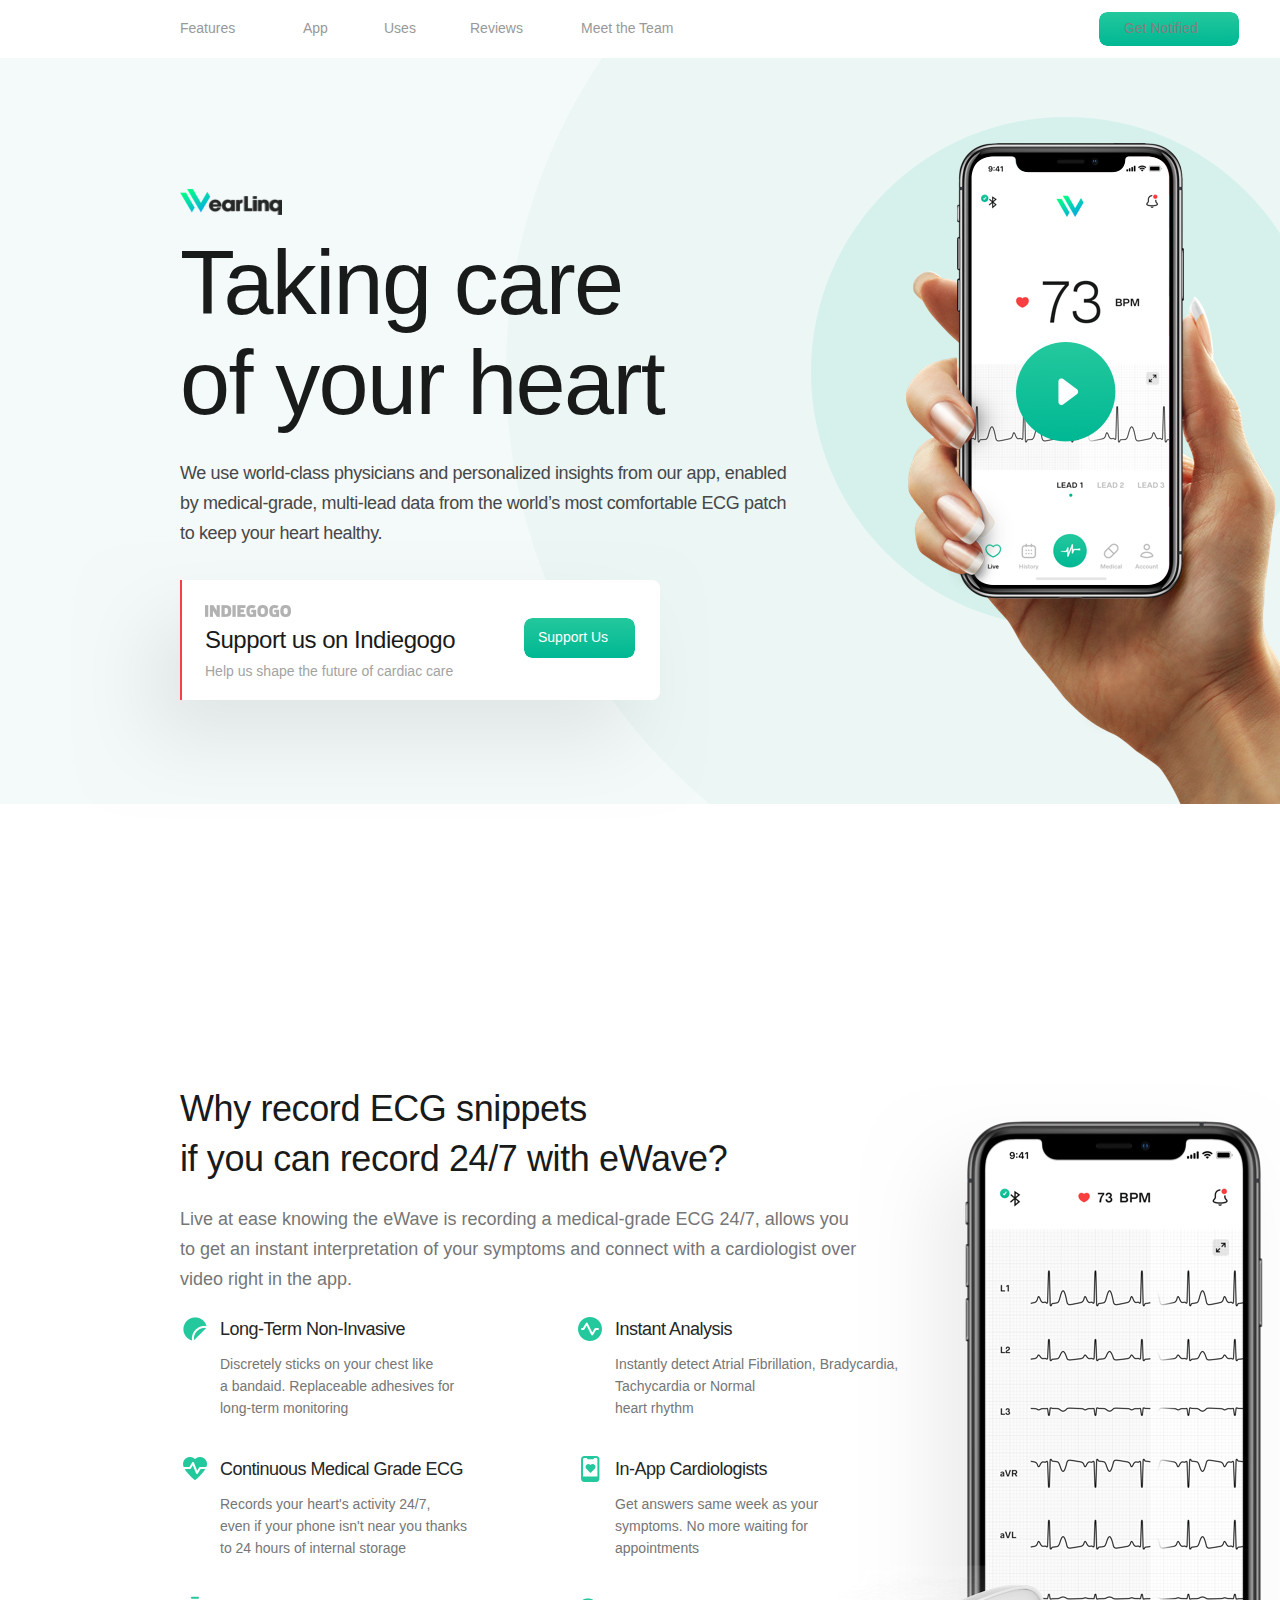
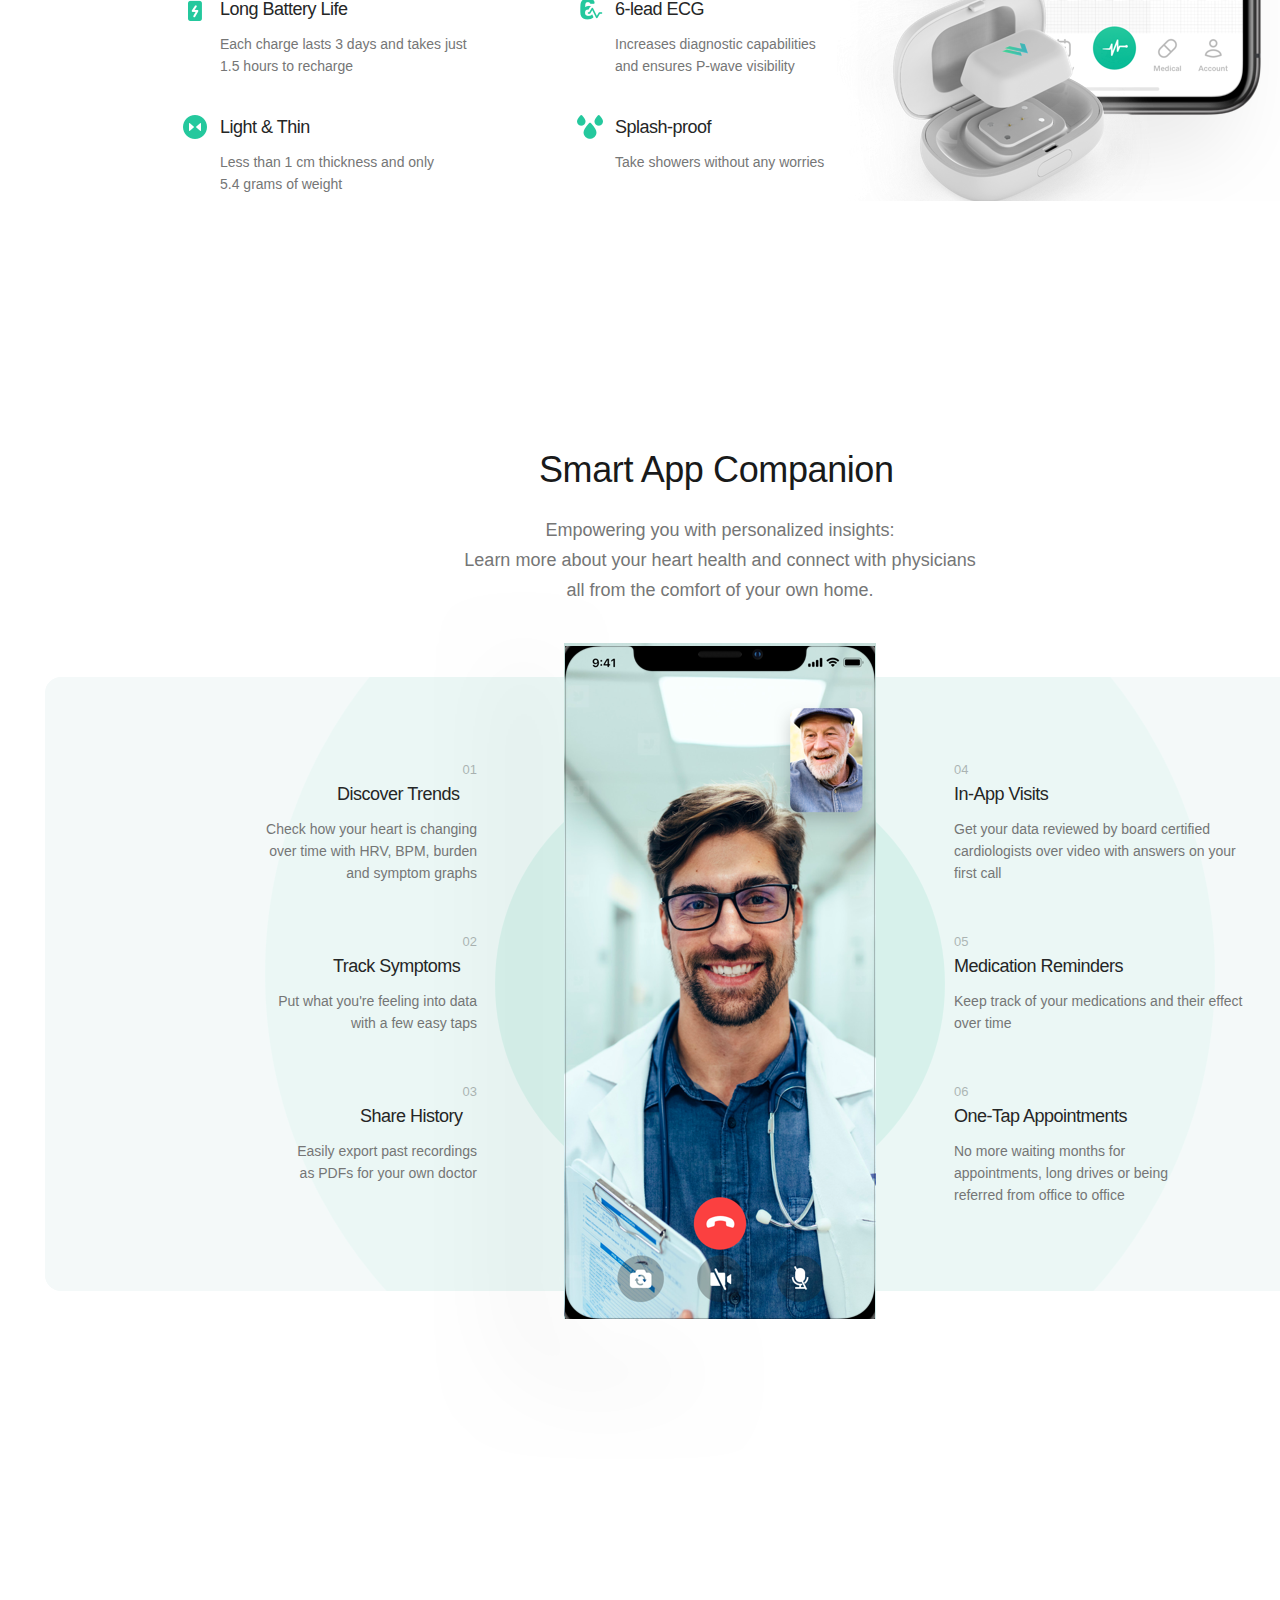
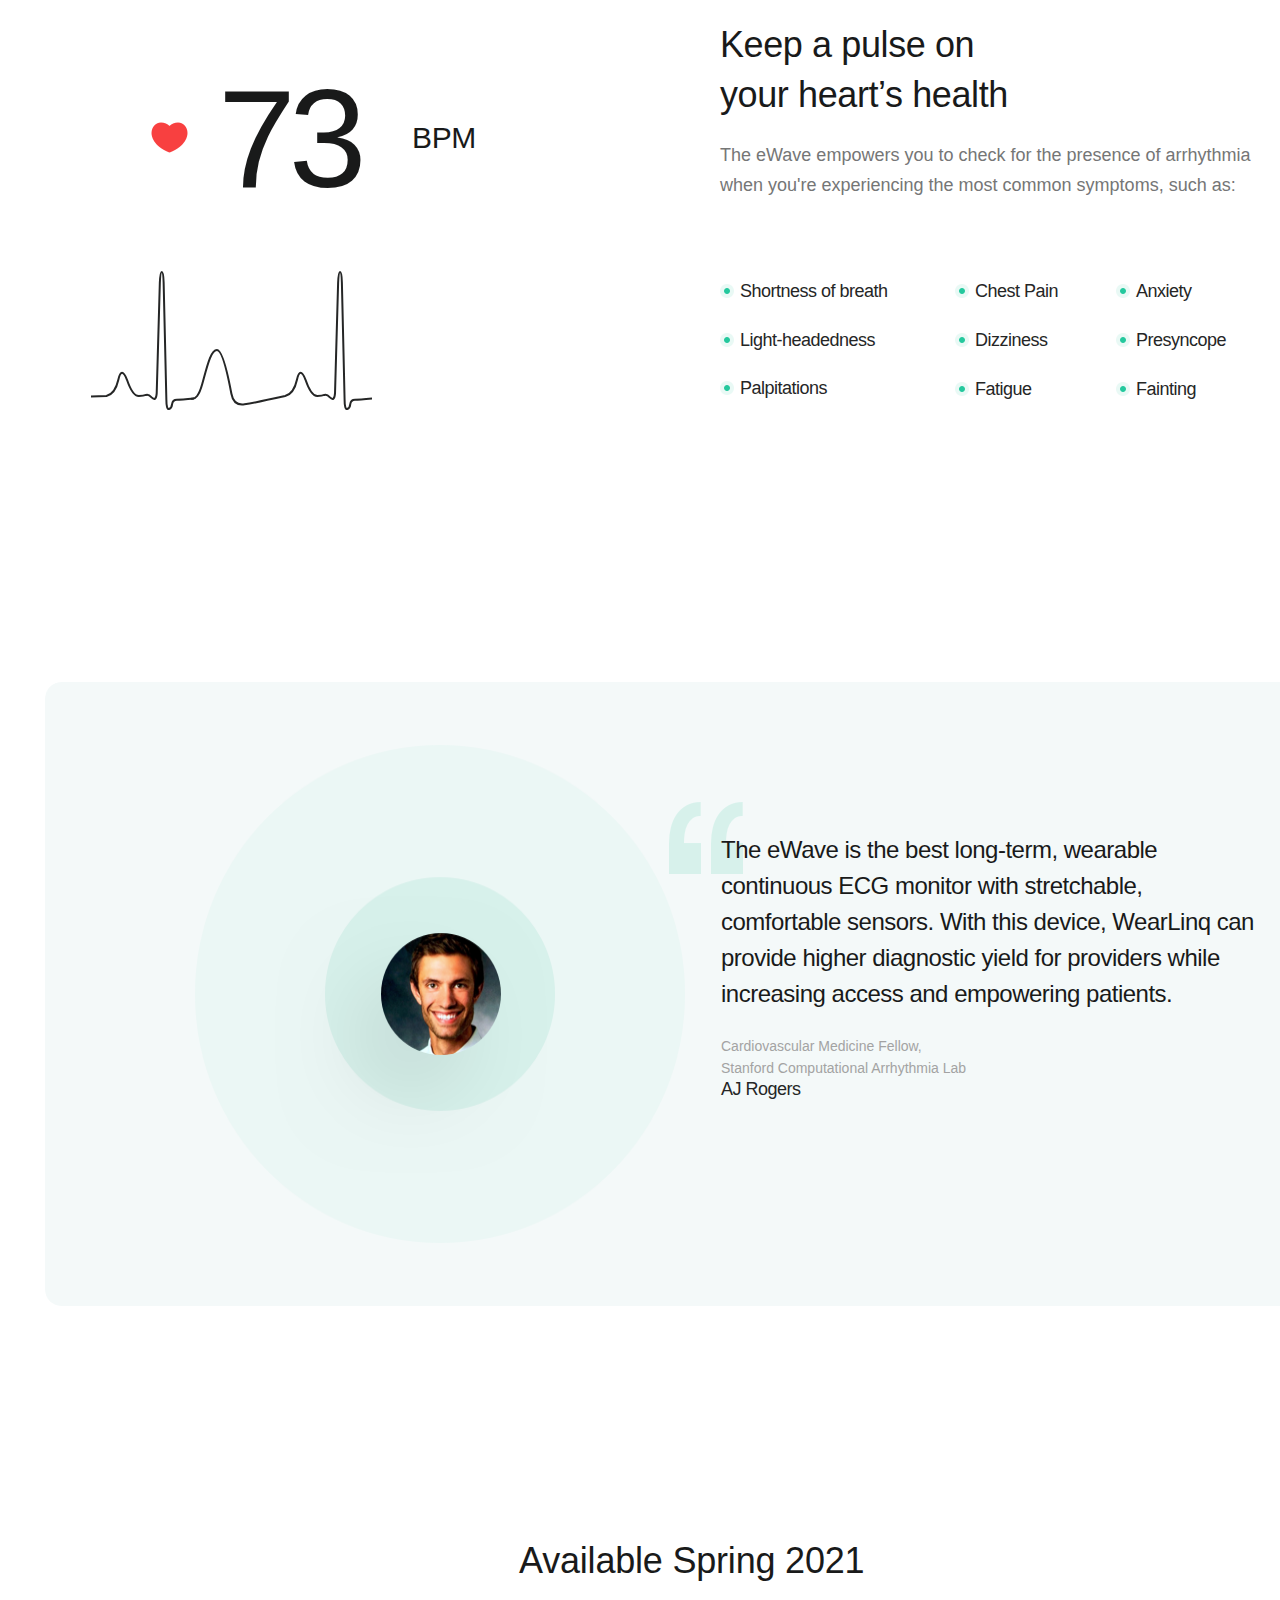
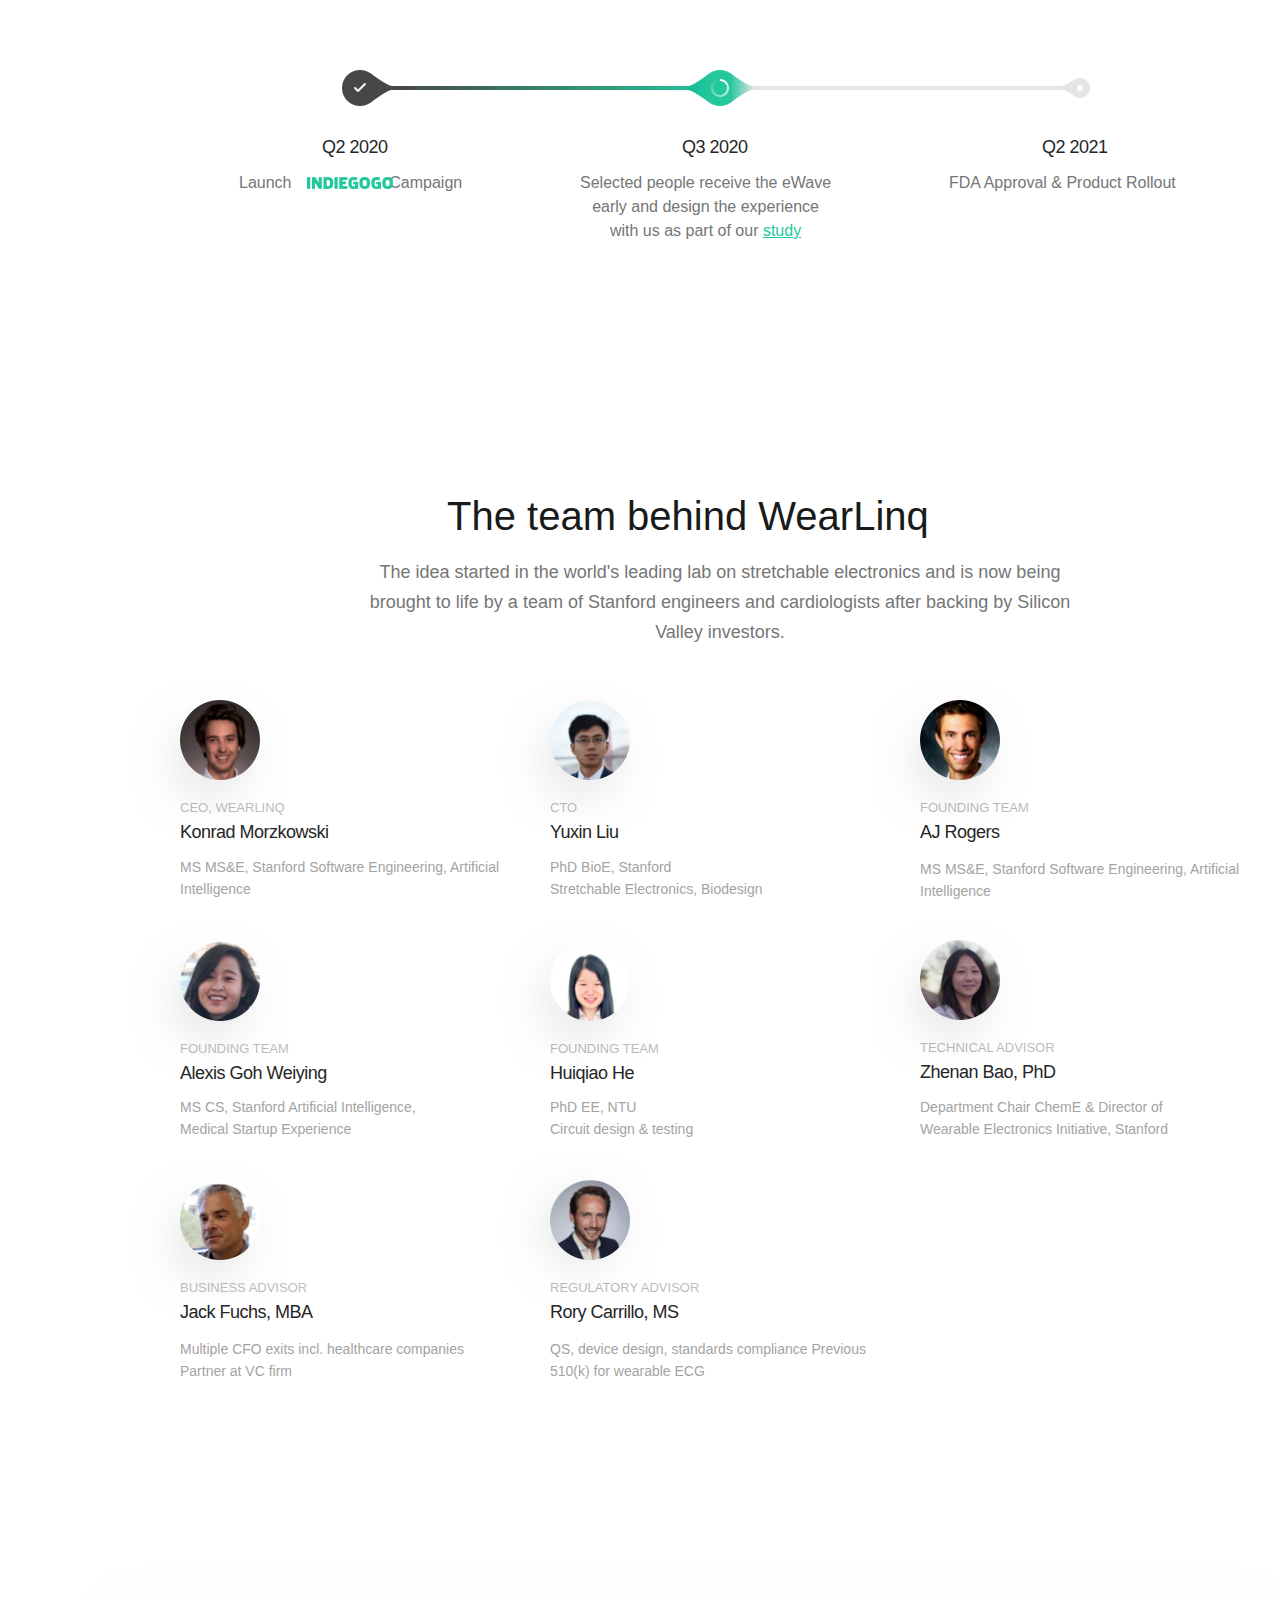
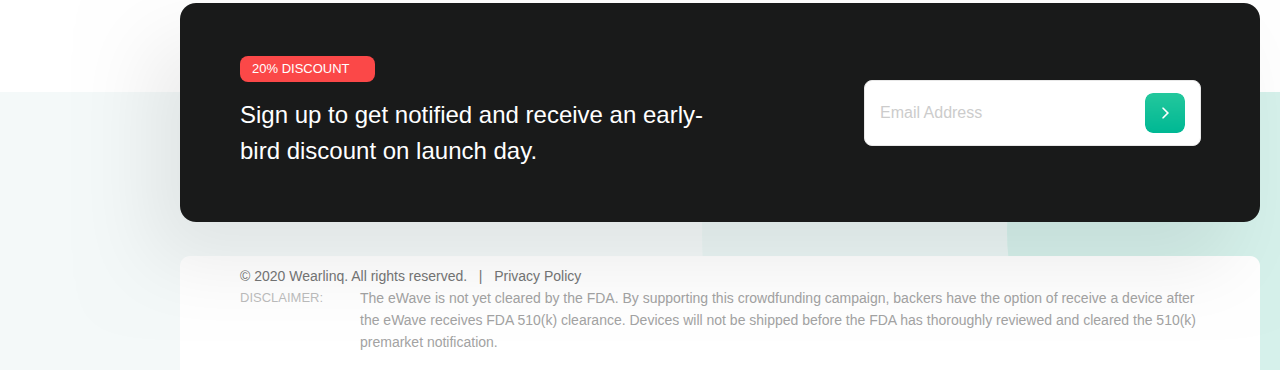
<file: index.html>
<!DOCTYPE html>
<html>
    <head>
        <link href="./img/favicon.png" rel="shortcut icon"/>
        <meta charset="utf-8"/>
        <meta content="width=1440, maximum-scale=1.0" name="viewport"/>
        <link href="./css/a020101WearlinqDesign.css" rel="stylesheet" type="text/css"/>
        <meta content="AnimaApp.com - Design to code, Automated." name="author"/>
    </head>
    <body style="margin: 0;
 background: rgba(255, 255, 255, 1.0);">
        <input id="anPageName" name="page" type="hidden" value="a020101wearlinqdesign"/>
        <div class="a020101wearlinqdesign anima-word-break ">
            <div style="width: 1440px; height: 100%; position:relative; margin:auto;">
                <div class="footer">
                    <div class="ovalovalmask">
                        <div class="mask">
                        </div>
                        <img alt="Image" anima-src="./img/02-01-01-wearlinq-design-oval.png" class="oval" src="[data-uri]"/>
                        <img alt="Image" anima-src="./img/02-01-01-wearlinq-design-oval-20.png" class="oval1" src="[data-uri]"/>
                    </div>
                    <div class="group17">
                        <img alt="Image" anima-src="./img/02-01-01-wearlinq-design-rectangle.png" class="rectangle" src="[data-uri]"/>
                        <div class="group5">
                            <div class="disclaimer">
                                DISCLAIMER:
                            </div>
                            <div class="theewaveisnotyet">
                                The eWave is not yet cleared by the FDA. By supporting this crowdfunding campaign, backers have the option of receive a device after the eWave receives FDA 510(k) clearance. Devices will not be shipped before the FDA has thoroughly reviewed and cleared the 510(k) premarket notification.
                            </div>
                        </div>
                        <div class="rectangle1">
                        </div>
                    </div>
                    <img alt="Image" anima-src="./img/02-01-01-wearlinq-design-bitmap@2x.png" class="bitmap" src="[data-uri]"/>
                    <img alt="Image" anima-src="./img/02-01-01-wearlinq-design-bitmap-3@2x.png" class="bitmap1" src="[data-uri]"/>
                    <div class="fill429">
                        <img alt="Image" anima-src="./img/02-01-01-wearlinq-design-linkedin.png" class="linkedin" src="[data-uri]"/>
                    </div>
                    <div class="fill400">
                        <img alt="Image" anima-src="./img/02-01-01-wearlinq-design-twitter.png" class="twitter" src="[data-uri]"/>
                    </div>
                    <div class="fill403">
                        <img alt="Image" anima-src="./img/02-01-01-wearlinq-design-facebook.png" class="facebook" src="[data-uri]"/>
                    </div>
                    <div class="a2512020wearlinqall">
                        © 2020 Wearlinq. All rights reserved.   |   Privacy Policy
                    </div>
                </div>
                <a id="notified">
                    <div class="block8signup">
                        <img alt="Image" anima-src="./img/02-01-01-wearlinq-design-rectangle-7.png" class="rectangle7" src="[data-uri]"/>
                        <div class="signuptogetnotif">
                            Sign up to get notified and receive an early-bird discount on launch day.
                        </div>
                        <div class="rectangle71">
                        </div>
                        <div class="buttonarow">
                            <img alt="Image" anima-src="./img/02-01-01-wearlinq-design-button-2@2x.png" class="button" src="[data-uri]"/>
                            <img alt="Image" anima-src="./img/02-01-01-wearlinq-design-icons--20px--back-1@2x.png" class="icons20pxback" src="[data-uri]"/>
                        </div>
                        <div class="emailaddress">
                            Email Address
                        </div>
                        <div class="rectangle72">
                        </div>
                        <div class="a20discount">
                            20% DISCOUNT
                        </div>
                    </div>
                </a>
                <a id="team">
                    <div class="block7ourteam">
                        <div class="theteambehindwear">
                            The team behind WearLinq
                        </div>
                        <div class="theideastartedin">
                            The idea started in the world's leading lab on stretchable electronics and is now being brought to life by a team of Stanford engineers and cardiologists after backing by Silicon Valley investors.
                        </div>
                        <div class="a1">
                            <div class="msmsestanfordso">
                                MS MS&amp;E, Stanford Software Engineering, Artificial Intelligence
                            </div>
                            <div class="ceowearlinq">
                                CEO, WEARLINQ
                            </div>
                            <div class="konradmorzkowski">
                                Konrad Morzkowski
                            </div>
                            <div class="screenshot20200512at100445">
                                <img alt="Image" anima-src="./img/02-01-01-wearlinq-design-screenshot-2020-05-12-at-100445@2x.png" class="screenshot20200512at1004451" src="[data-uri]"/>
                            </div>
                        </div>
                        <div class="a2">
                            <div class="phdbioestanfords">
                                PhD BioE, Stanford<br />Stretchable Electronics, Biodesign
                            </div>
                            <div class="cto">
                                CTO
                            </div>
                            <div class="yuxinliu">
                                Yuxin Liu
                            </div>
                            <div class="screenshot20200512at100445">
                                <img alt="Image" anima-src="./img/02-01-01-wearlinq-design-screenshot-2020-05-12-at-100445-1@2x.png" class="screenshot20200512at1004451" src="[data-uri]"/>
                            </div>
                        </div>
                        <div class="a3">
                            <div class="msmsestanfordso">
                                MS MS&amp;E, Stanford Software Engineering, Artificial Intelligence
                            </div>
                            <div class="foundingteam">
                                FOUNDING TEAM
                            </div>
                            <div class="ajrogers">
                                AJ Rogers
                            </div>
                            <div class="screenshot20200512at100445">
                                <img alt="Image" anima-src="./img/02-01-01-wearlinq-design-screenshot-2020-05-12-at-100445-2@2x.png" class="screenshot20200512at1004451" src="[data-uri]"/>
                            </div>
                        </div>
                        <div class="a11">
                            <div class="mscsstanfordarti">
                                MS CS, Stanford Artificial Intelligence,<br />Medical Startup Experience
                            </div>
                            <div class="foundingteam">
                                FOUNDING TEAM
                            </div>
                            <div class="alexisweiying">
                                Alexis Goh Weiying
                            </div>
                            <div class="screenshot20200512at100445">
                                <img alt="Image" anima-src="./img/02-01-01-wearlinq-design-screenshot-2020-05-12-at-100445-3@2x.png" class="screenshot20200512at1004451" src="[data-uri]"/>
                            </div>
                        </div>
                        <div class="a21">
                            <div class="phdeentucircuit">
                                PhD EE, NTU<br />Circuit design &amp; testing
                            </div>
                            <div class="foundingteam">
                                FOUNDING TEAM
                            </div>
                            <div class="huiqiaohe">
                                Huiqiao He
                            </div>
                            <div class="screenshot20200512at100445">
                                <img alt="Image" anima-src="./img/02-01-01-wearlinq-design-screenshot-2020-05-12-at-100445-4@2x.png" class="screenshot20200512at1004451" src="[data-uri]"/>
                            </div>
                        </div>
                        <div class="a31">
                            <div class="departmentchairche">
                                Department Chair ChemE &amp; Director of<br />Wearable Electronics Initiative, Stanford
                            </div>
                            <div class="technicaladvisor">
                                TECHNICAL ADVISOR
                            </div>
                            <div class="zhenanbaophd">
                                Zhenan Bao, PhD
                            </div>
                            <div class="screenshot20200512at100445">
                                <img alt="Image" anima-src="./img/02-01-01-wearlinq-design-screenshot-2020-05-12-at-100445-5@2x.png" class="screenshot20200512at1004451" src="[data-uri]"/>
                            </div>
                        </div>
                        <div class="a12">
                            <div class="multiplecfoexitsi">
                                Multiple CFO exits incl. healthcare companies<br />Partner at VC firm
                            </div>
                            <div class="businessadvisor">
                                BUSINESS ADVISOR
                            </div>
                            <div class="jackfuchsmba">
                                Jack Fuchs, MBA
                            </div>
                            <div class="screenshot20200512at100445">
                                <img alt="Image" anima-src="./img/02-01-01-wearlinq-design-screenshot-2020-05-12-at-100445-6@2x.png" class="screenshot20200512at1004451" src="[data-uri]"/>
                            </div>
                        </div>
                        <div class="a22">
                            <div class="qsdevicedesigns">
                                QS, device design, standards compliance Previous 510(k) for wearable ECG
                            </div>
                            <div class="regulatoryadvisor">
                                REGULATORY ADVISOR
                            </div>
                            <div class="rorycarrilloms">
                                Rory Carrillo, MS
                            </div>
                            <div class="screenshot20200512at100445">
                                <img alt="Image" anima-src="./img/02-01-01-wearlinq-design-screenshot-2020-05-12-at-100445-7@2x.png" class="screenshot20200512at1004451" src="[data-uri]"/>
                            </div>
                        </div>
                    </div>
                </a>
                <div class="block6timeline">
                    <div class="availablespring202">
                        Available Spring 2021
                    </div>
                    <div class="group3">
                        <div class="q22020">
                            Q2 2020
                        </div>
                        <div class="launchcampaign">
                            Launch                      Campaign
                        </div>
                        <img alt="Image" anima-src="./img/02-01-01-wearlinq-design-indiegogologogreen.png" class="indiegogologogreen" src="[data-uri]"/>
                    </div>
                    <div class="group3copy">
                        <div class="q32020">
                            Q3 2020
                        </div>
                        <div class="selectedpeoplerece">
                            <span class="span1">Selected people receive the eWave<br />early and design the experience<br />with us as part of our </span><span class="span2">study</span>
                        </div>
                    </div>
                    <div class="group3copy2">
                        <div class="q22021">
                            Q2 2021
                        </div>
                        <div class="fdaapprovalprodu">
                            FDA Approval &amp; Product Rollout
                        </div>
                    </div>
                    <div class="group8">
                        <img alt="Image" anima-src="./img/02-01-01-wearlinq-design-progress.png" class="progress" src="[data-uri]"/>
                        <img alt="Image" anima-src="./img/02-01-01-wearlinq-design-progress-1.png" class="progress1" src="[data-uri]"/>
                        <img alt="Image" anima-src="./img/02-01-01-wearlinq-design-oval-2@2x.png" class="oval" src="[data-uri]"/>
                        <img alt="Image" anima-src="./img/02-01-01-wearlinq-design-dot.png" class="dot" src="[data-uri]"/>
                        <img alt="Image" anima-src="./img/02-01-01-wearlinq-design-rectangle-1@2x.png" class="rectangle" src="[data-uri]"/>
                        <img alt="Image" anima-src="./img/02-01-01-wearlinq-design-oval-3@2x.png" class="oval1" src="[data-uri]"/>
                        <div class="check">
                            <img alt="Image" anima-src="./img/02-01-01-wearlinq-design-path.png" class="path" src="[data-uri]"/>
                        </div>
                        <img alt="Image" anima-src="./img/02-01-01-wearlinq-design-oval-4@2x.png" class="oval2" src="[data-uri]"/>
                        <img alt="Image" anima-src="./img/02-01-01-wearlinq-design-progress-2.png" class="progress2" src="[data-uri]"/>
                        <img alt="Image" anima-src="./img/02-01-01-wearlinq-design-rectangle-2@2x.png" class="rectangle1" src="[data-uri]"/>
                        <img alt="Image" anima-src="./img/02-01-01-wearlinq-design-rectangle-3@2x.png" class="rectangle2" src="[data-uri]"/>
                        <img alt="Image" anima-src="./img/02-01-01-wearlinq-design-rectangle-4@2x.png" class="rectangle3" src="[data-uri]"/>
                    </div>
                </div>
                </a>
                <a id="reviews">
                    <div class="block5testimonails">
                        <img alt="Image" anima-src="./img/02-01-01-wearlinq-design-oval-7.png" class="oval" src="[data-uri]"/>
                        <img alt="Image" anima-src="./img/02-01-01-wearlinq-design-u201c.png" class="u201c" src="[data-uri]"/>
                        <div class="theewaveisthebes">
                            The eWave is the best long-term, wearable continuous ECG monitor with stretchable, comfortable sensors. With this device, WearLinq can provide higher diagnostic yield for providers while increasing access and empowering patients.
                        </div>
                        <div class="ajrogers">
                            AJ Rogers
                        </div>
                        <div class="cardiovascularmedic">
                            Cardiovascular Medicine Fellow,<br />Stanford Computational Arrhythmia Lab
                        </div>
                    </div>
                </a>
                <a id="uses"></a>
                <div class="block4keepapulse">
                    <div class="keepapulseonyour">
                        
                            Keep a pulse on<br />your heart’s health
                        </a>
                    </div>
                    <div class="theewaveempowersy">
                        The eWave empowers you to check for the presence of arrhythmia when you're experiencing the most common symptoms, such as:
                    </div>
                    <div class="group2">
                        <div class="group">
                            <div class="shortnessofbreath">
                                Shortness of breath
                            </div>
                            <img alt="Image" anima-src="./img/02-01-01-wearlinq-design-oval-15@2x.png" class="oval" src="[data-uri]"/>
                        </div>
                        <div class="groupcopy3">
                            <div class="chestpain">
                                Chest Pain
                            </div>
                            <img alt="Image" anima-src="./img/02-01-01-wearlinq-design-oval-15@2x.png" class="oval" src="[data-uri]"/>
                        </div>
                        <div class="groupcopy6">
                            <div class="anxiety">
                                Anxiety
                            </div>
                            <img alt="Image" anima-src="./img/02-01-01-wearlinq-design-oval-15@2x.png" class="oval" src="[data-uri]"/>
                        </div>
                        <div class="groupcopy">
                            <div class="lightheadedness">
                                Light-headedness
                            </div>
                            <img alt="Image" anima-src="./img/02-01-01-wearlinq-design-oval-15@2x.png" class="oval" src="[data-uri]"/>
                        </div>
                        <div class="groupcopy4">
                            <div class="dizziness">
                                Dizziness
                            </div>
                            <img alt="Image" anima-src="./img/02-01-01-wearlinq-design-oval-15@2x.png" class="oval" src="[data-uri]"/>
                        </div>
                        <div class="groupcopy7">
                            <div class="presyncope">
                                Presyncope
                            </div>
                            <img alt="Image" anima-src="./img/02-01-01-wearlinq-design-oval-15@2x.png" class="oval" src="[data-uri]"/>
                        </div>
                        <div class="groupcopy2">
                            <div class="palpitations">
                                Palpitations
                            </div>
                            <img alt="Image" anima-src="./img/02-01-01-wearlinq-design-oval-15@2x.png" class="oval" src="[data-uri]"/>
                        </div>
                        <div class="groupcopy5">
                            <div class="fatigue">
                                Fatigue
                            </div>
                            <img alt="Image" anima-src="./img/02-01-01-wearlinq-design-oval-15@2x.png" class="oval" src="[data-uri]"/>
                        </div>
                        <div class="groupcopy8">
                            <div class="fainting">
                                Fainting
                            </div>
                            <img alt="Image" anima-src="./img/02-01-01-wearlinq-design-oval-15@2x.png" class="oval" src="[data-uri]"/>
                        </div>
                    </div>
                    <div class="right">
                        <img alt="Image" anima-src="./img/02-01-01-wearlinq-design-group-12.svg" class="group12" src="[data-uri]"/>
                        <div class="a73">
                            73
                        </div>
                        <div class="bpm">
                            BPM
                        </div>
                        <img alt="Image" anima-src="./img/02-01-01-wearlinq-design-iconheart.png" class="iconheart" src="[data-uri]"/>
                    </div>
                </a>
                </div>
                <a id="app">
                    <div class="block3phone">
                        <div class="empoweringyouwith">
                            Empowering you with personalized insights:<br />Learn more about your heart health and connect with physicians<br />all from the comfort of your own home.
                        </div>
                        <div class="smartappcompanion">
                            Smart App Companion
                        </div></a>
                        <div class="oval">
                            <div class="mask">
                            </div>
                            <img alt="Image" anima-src="./img/02-01-01-wearlinq-design-oval-17.png" class="oval2" src="[data-uri]"/>
                            <img alt="Image" anima-src="./img/02-01-01-wearlinq-design-oval-18.png" class="oval1" src="[data-uri]"/>
                        </div>
                        <div class="a1">
                            <div class="discovertrends">
                                Discover Trends
                            </div>
                            <div class="a01">
                                01
                            </div>
                            <div class="checkhowyourheart">
                                Check how your heart is changing<br />over time with HRV, BPM, burden<br />and symptom graphs
                            </div>
                        </div>
                        <div class="a11">
                            <div class="inappvisits">
                                In-App Visits
                            </div>
                            <div class="a04">
                                04
                            </div>
                            <div class="getyourdatareview">
                                Get your data reviewed by board certified cardiologists over video with answers on your first call
                            </div>
                        </div>
                        <div class="a12">
                            <div class="medicationreminders">
                                Medication Reminders
                            </div>
                            <div class="a05">
                                05
                            </div>
                            <div class="keeptrackofyourm">
                                Keep track of your medications and their effect over time
                            </div>
                        </div>
                        <div class="a13">
                            <div class="onetapappointments">
                                One-Tap Appointments
                            </div>
                            <div class="a06">
                                06
                            </div>
                            <div class="nomorewaitingmont">
                                No more waiting months for<br />appointments, long drives or being<br />referred from office to office
                            </div>
                        </div>
                        <div class="a14">
                            <div class="tracksymptoms">
                                Track Symptoms
                            </div>
                            <div class="a02">
                                02
                            </div>
                            <div class="putwhatyourefeel">
                                Put what you're feeling into data<br />with a few easy taps
                            </div>
                        </div>
                        <div class="a15">
                            <div class="sharehistory">
                                Share History
                            </div>
                            <div class="a03">
                                03
                            </div>
                            <div class="easilyexportpastr">
                                Easily export past recordings<br />as PDFs for your own doctor
                            </div>
                        </div>
                        <img alt="Image" anima-src="./img/02-01-01-wearlinq-design-rectangle-5.png" class="rectangle" src="[data-uri]"/>
                        <img alt="Image" anima-src="./img/02-01-01-wearlinq-design-19-video-call2x.png" class="a19videocall2x" src="[data-uri]"/>
                        <img alt="Image" anima-src="./img/02-01-01-wearlinq-design-device-bezels--iphonexs---space-gray.png" class="devicebezelsiphonexsspacegray" src="[data-uri]"/>
                    </div>
                    </a>
                    <a id="features">
                    <div class="block2why">
                        <div class="a8blog">
                            <div class="splashproof">
                                Splash-proof
                            </div>
                            <img alt="Image" anima-src="./img/02-01-01-wearlinq-design-icon--water.png" class="iconwater" src="[data-uri]"/>
                            <div class="takeshowerswithout">
                                Take showers without any worries
                            </div>
                        </div>
                        <div class="a7blog">
                            <div class="a6leadecg">
                                6-lead ECG
                            </div>
                            <img alt="Image" anima-src="./img/02-01-01-wearlinq-design-icon--analysis.png" class="iconanalysis" src="[data-uri]"/>
                            <div class="increasesdiagnostic">
                                Increases diagnostic capabilities<br />and ensures P-wave visibility
                            </div>
                        </div>
                        <div class="a6blog">
                            <div class="inappcardiologists">
                                In-App Cardiologists
                            </div>
                            <img alt="Image" anima-src="./img/02-01-01-wearlinq-design-icon--app.png" class="iconapp" src="[data-uri]"/>
                            <div class="getanswerssamewee">
                                Get answers same week as your<br />symptoms. No more waiting for<br />appointments
                            </div>
                        </div>
                        <div class="a5blog">
                            <div class="instantanalysis">
                                Instant Analysis
                            </div>
                            <div class="instantlydetectatr">
                                Instantly detect Atrial Fibrillation, Bradycardia, Tachycardia or Normal<br />heart rhythm
                            </div>
                            <img alt="Image" anima-src="./img/02-01-01-wearlinq-design-icon--water-1.png" class="iconwater" src="[data-uri]"/>
                        </div>
                        <div class="a4blog">
                            <div class="lightthin">
                                Light &amp; Thin
                            </div>
                            <img alt="Image" anima-src="./img/02-01-01-wearlinq-design-icon--thin.png" class="iconthin" src="[data-uri]"/>
                            <div class="lessthan1cmthick">
                                Less than 1 cm thickness and only<br />5.4 grams of weight
                            </div>
                        </div>
                        <div class="a3blog">
                            <div class="longbatterylife">
                                Long Battery Life
                            </div>
                            <img alt="Image" anima-src="./img/02-01-01-wearlinq-design-icon--battery.png" class="iconbattery" src="[data-uri]"/>
                            <div class="eachchargelasts3">
                                Each charge lasts 3 days and takes just<br />1.5 hours to recharge
                            </div>
                        </div>
                        <div class="a2blog">
                            <div class="continuousmedicalg">
                                Continuous Medical Grade ECG
                            </div>
                            <img alt="Image" anima-src="./img/02-01-01-wearlinq-design-icon--heart.png" class="iconheart" src="[data-uri]"/>
                            <div class="recordsyourhearts">
                                Records your heart's activity 24/7,<br />even if your phone isn't near you thanks<br />to 24 hours of internal storage
                            </div>
                        </div>
                        <div class="a1blog">
                            <div class="longtermnoninvasi">
                                Long-Term Non-Invasive
                            </div>
                            <img alt="Image" anima-src="./img/02-01-01-wearlinq-design-icon--sticks.png" class="iconsticks" src="[data-uri]"/>
                            <div class="discretelystickson">
                                Discretely sticks on your chest like<br />a bandaid. Replaceable adhesives for<br />long-term monitoring
                            </div>
                        </div>
                        <div class="liveateaseknowing">
                            Live at ease knowing the eWave is recording a medical-grade ECG 24/7, allows you to get an instant interpretation of your symptoms and connect with a cardiologist over video right in the app.
                        </div>
                        <div class="whyrecordecgsnipp">
                            Why record ECG snippets<br />if you can record 24/7 with eWave?
                        </div>
                        <img alt="Image" anima-src="./img/02-01-01-wearlinq-design-vizright.png" class="vizright" src="[data-uri]"/>
                    </div>
                </a>
                <div class="block1hero">
                    <div class="herobackground">
                        <div class="mask">
                        </div>
                        <div class="background">
                            <div class="block">
                            </div>
                            <img alt="Image" anima-src="./img/02-01-01-wearlinq-design-oval.png" class="oval" src="[data-uri]"/>
                            <img alt="Image" anima-src="./img/02-01-01-wearlinq-design-oval-20.png" class="oval1" src="[data-uri]"/>
                        </div>
                        <img alt="Image" anima-src="./img/02-01-01-wearlinq-design-mockup.png" class="mockup" src="[data-uri]"/>
                        <img alt="Image" anima-src="./img/02-01-01-wearlinq-design-playbutton.png" class="playbutton" src="[data-uri]"/>
                    </div>
                    <div class="banner">
                        <img alt="Image" anima-src="./img/02-01-01-wearlinq-design-rectangle-6.png" class="rectangle" src="[data-uri]"/>
                        <div class="rectangle1">
                        </div>
                        <div class="a1buttons1primarysmalldefault">
                            <img alt="Image" anima-src="./img/02-01-01-wearlinq-design-button-1@2x.png" class="button" src="[data-uri]"/>
                            <div class="copy">
                                Support Us
                            </div>
                        </div>
                        <div class="supportusonindieg">
                            Support us on Indiegogo
                        </div>
                        <div class="helpusshapethefu">
                            Help us shape the future of cardiac care
                        </div>
                        <img alt="Image" anima-src="./img/02-01-01-wearlinq-design-indiegogologogrey.png" class="indiegogologogrey" src="[data-uri]"/>
                    </div>
                    <div class="weuseworldclassp">
                        We use world-class physicians and personalized insights from our app, enabled by medical-grade, multi-lead data from the world’s most comfortable ECG patch to keep your heart healthy.
                    </div>
                    <div class="takingcareofyouh">
                        Taking care <br />of your heart
                    </div>
                    <div class="logo">
                        <img alt="Image" anima-src="./img/02-01-01-wearlinq-design-bitmap@2x.png" class="bitmap" src="[data-uri]"/>
                        <img alt="Image" anima-src="./img/02-01-01-wearlinq-design-bitmap-3@2x.png" class="bitmap1" src="[data-uri]"/>
                    </div>
                </div>
                <!-- <div class="email">
                    <img alt="Image" anima-src="./img/02-01-01-wearlinq-design-rectangle-7-1.png" class="rectangle7" src="[data-uri]"/>
                    <div class="rectangle71">
                    </div>
                    <div class="getnotifiedandrec">
                        Get notified and receive<br />an early-bird discount<br />on launch day.
                    </div>
                    <div class="rectangle72">
                    </div>
                    <div class="a20discount">
                        20% DISCOUNT
                    </div>
                    <img alt="Image" anima-src="./img/02-01-01-wearlinq-design-icons--20px--close.png" class="icons20pxclose" src="[data-uri]"/>
                    <div class="buttonarow">
                        <img alt="Image" anima-src="./img/02-01-01-wearlinq-design-button-2@2x.png" class="button" src="[data-uri]"/>
                        <img alt="Image" anima-src="./img/02-01-01-wearlinq-design-icons--20px--back-1@2x.png" class="icons20pxback" src="[data-uri]"/>
                    </div>
                    <div class="emailaddress">
                        Email Address
                    </div>
                </div> -->
                <div class="navigation">
                    <div class="features">
                        <a href="#features">
                            Features
                        </a>
                    </div>
                    <!-- <img alt="Image" anima-src="./img/02-01-01-wearlinq-design-dot-1.png" class="dot" src="[data-uri]"/> -->
                    <div class="app">
                        <a href="#app">
                            App
                        </a>
                    </div>
                    <div class="uses">
                        <a href="#uses">
                            Uses
                        </a>
                    </div>
                    <div class="reviews">
                        <a href="#reviews">
                            Reviews
                        </a>
                    </div>
                    <div class="meettheteam">
                        <a href="#team">
                            Meet the Team
                        </a>
                    </div>
                    <div class="a1buttons1primarysmalldefault">
                        <img alt="Image" anima-src="./img/02-01-01-wearlinq-design-button-3@2x.png" class="button" src="[data-uri]"/>
                        <div class="copy">
                            <a href="#notified">
                                Get Notified
                            </a>
                        </div>
                    </div>
                </div>
            </div>
        </div>
        <!-- Scripts -->
        <script>
            anima_isHidden = function(e) {
                if (!(e instanceof HTMLElement)) return !1;
                if (getComputedStyle(e).display == "none") return !0; else if (e.parentNode && anima_isHidden(e.parentNode)) return !0;
                return !1;
            };
            anima_loadAsyncSrcForTag = function(tag) {
                var elements = document.getElementsByTagName(tag);
                var toLoad = [];
                for (var i = 0; i < elements.length; i++) {
                    var e = elements[i];
                    var src = e.getAttribute("src");
                    var loaded = (src != undefined && src.length > 0 && src != '[data-uri]');
                    if (loaded) continue;
                    var asyncSrc = e.getAttribute("anima-src");
                    if (asyncSrc == undefined || asyncSrc.length == 0) continue;
                    if (anima_isHidden(e)) continue;
                    toLoad.push(e);
                }
                toLoad.sort(function(a, b) {
                    return anima_getTop(a) - anima_getTop(b);
                });
                for (var i = 0; i < toLoad.length; i++) {
                    var e = toLoad[i];
                    var asyncSrc = e.getAttribute("anima-src");
                    e.setAttribute("src", asyncSrc);
                }
            };
            anima_pauseHiddenVideos = function(tag) {
                var elements = document.getElementsByTagName("video");
                for (var i = 0; i < elements.length; i++) {
                    var e = elements[i];
                    var isPlaying = !!(e.currentTime > 0 && !e.paused && !e.ended && e.readyState > 2);
                    var isHidden = anima_isHidden(e);
                    if (!isPlaying && !isHidden && e.getAttribute("autoplay") == "autoplay") {
                        e.play();
                    } else if (isPlaying && isHidden) {
                        e.pause();
                    }
                }
            };
            anima_loadAsyncSrc = function(tag) {
                anima_loadAsyncSrcForTag("img");
                anima_loadAsyncSrcForTag("iframe");
                anima_loadAsyncSrcForTag("video");
                anima_pauseHiddenVideos();
            };
            var anima_getTop = function(e) {
                var top = 0;
                do {
                    top += e.offsetTop || 0;
                    e = e.offsetParent;
                } while (e);
                return top;
            };
            anima_loadAsyncSrc();
            anima_old_onResize = window.onresize;
            anima_new_onResize = undefined;
            anima_updateOnResize = function() {
                if (anima_new_onResize == undefined || window.onresize != anima_new_onResize) {
                    anima_new_onResize = function(x) {
                        if (anima_old_onResize != undefined) anima_old_onResize(x);
                        anima_loadAsyncSrc();
                    };
                    window.onresize = anima_new_onResize;
                    setTimeout(function() {
                        anima_updateOnResize();
                    }, 3000);
                }
            };
            anima_updateOnResize();
            setTimeout(function() {
                anima_loadAsyncSrc();
            }, 200);
        </script>
        <!-- End of Scripts -->
    </body>
</html>
</file>
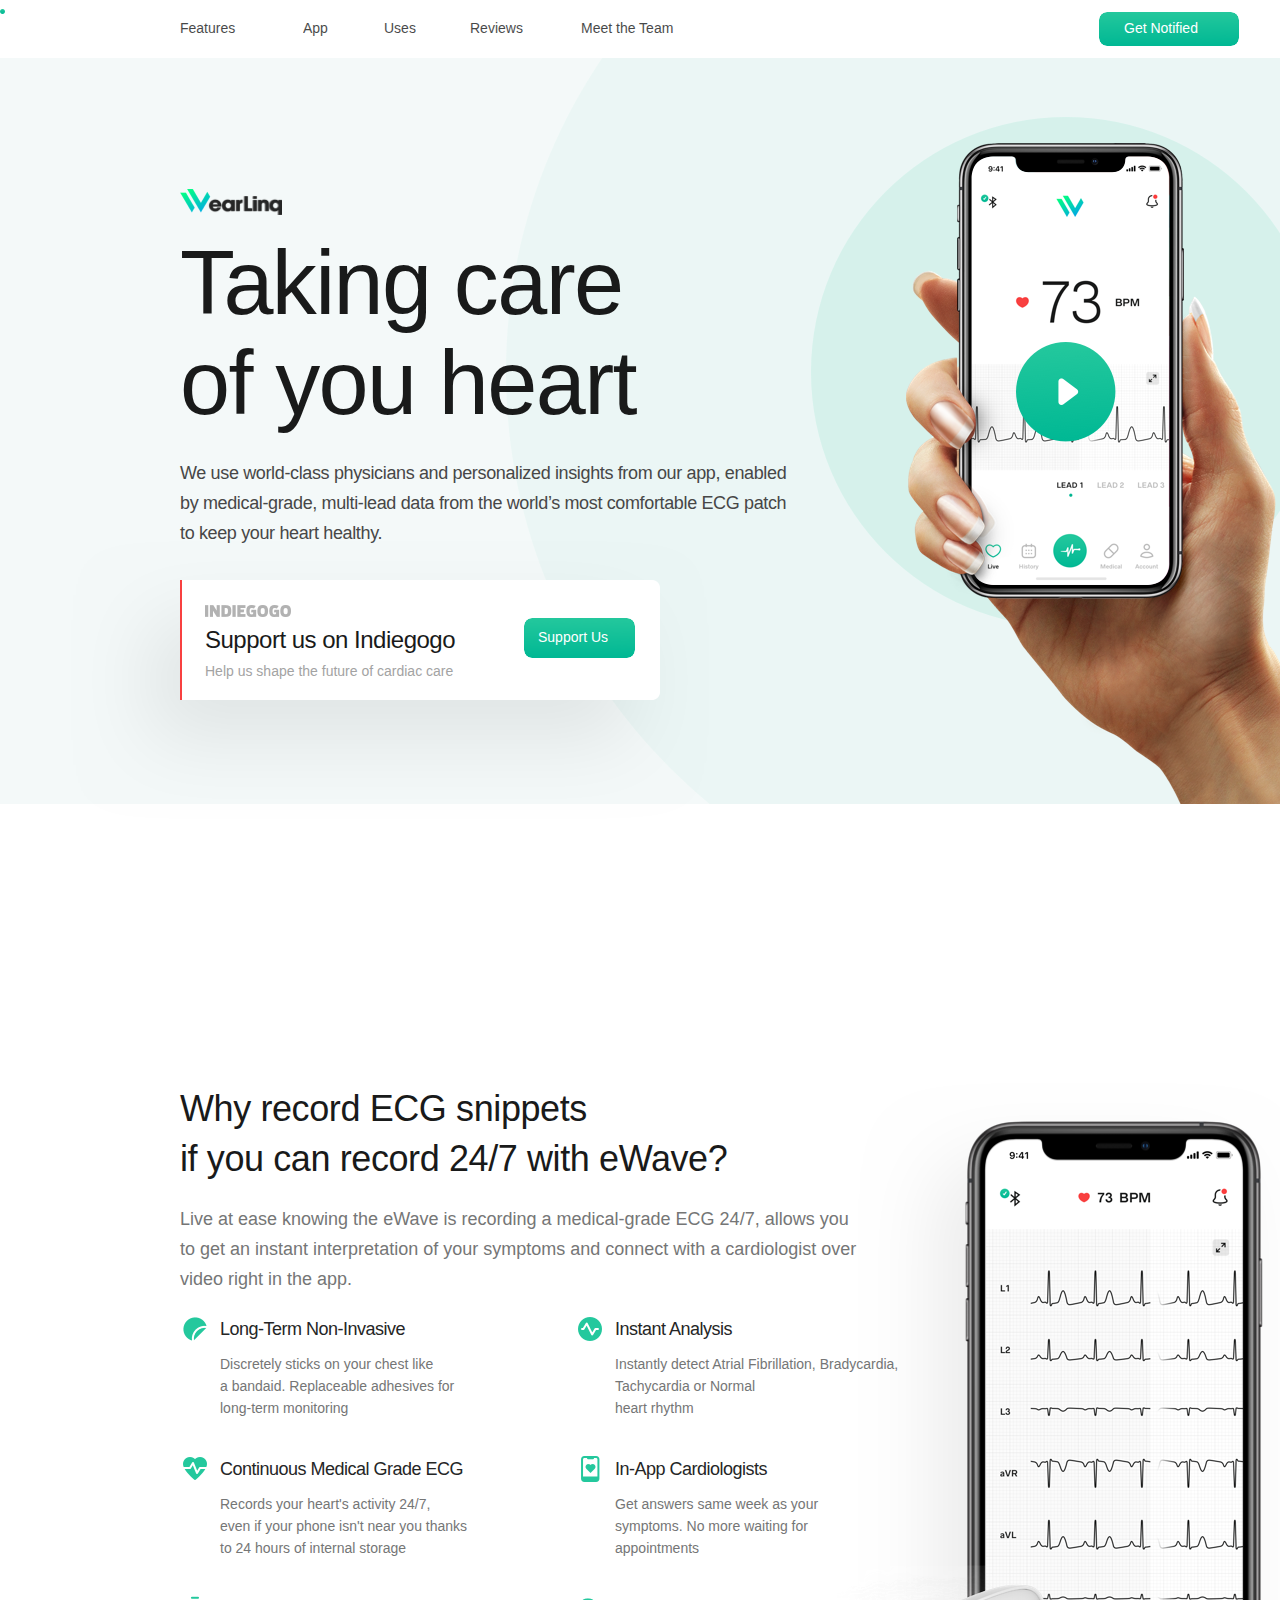
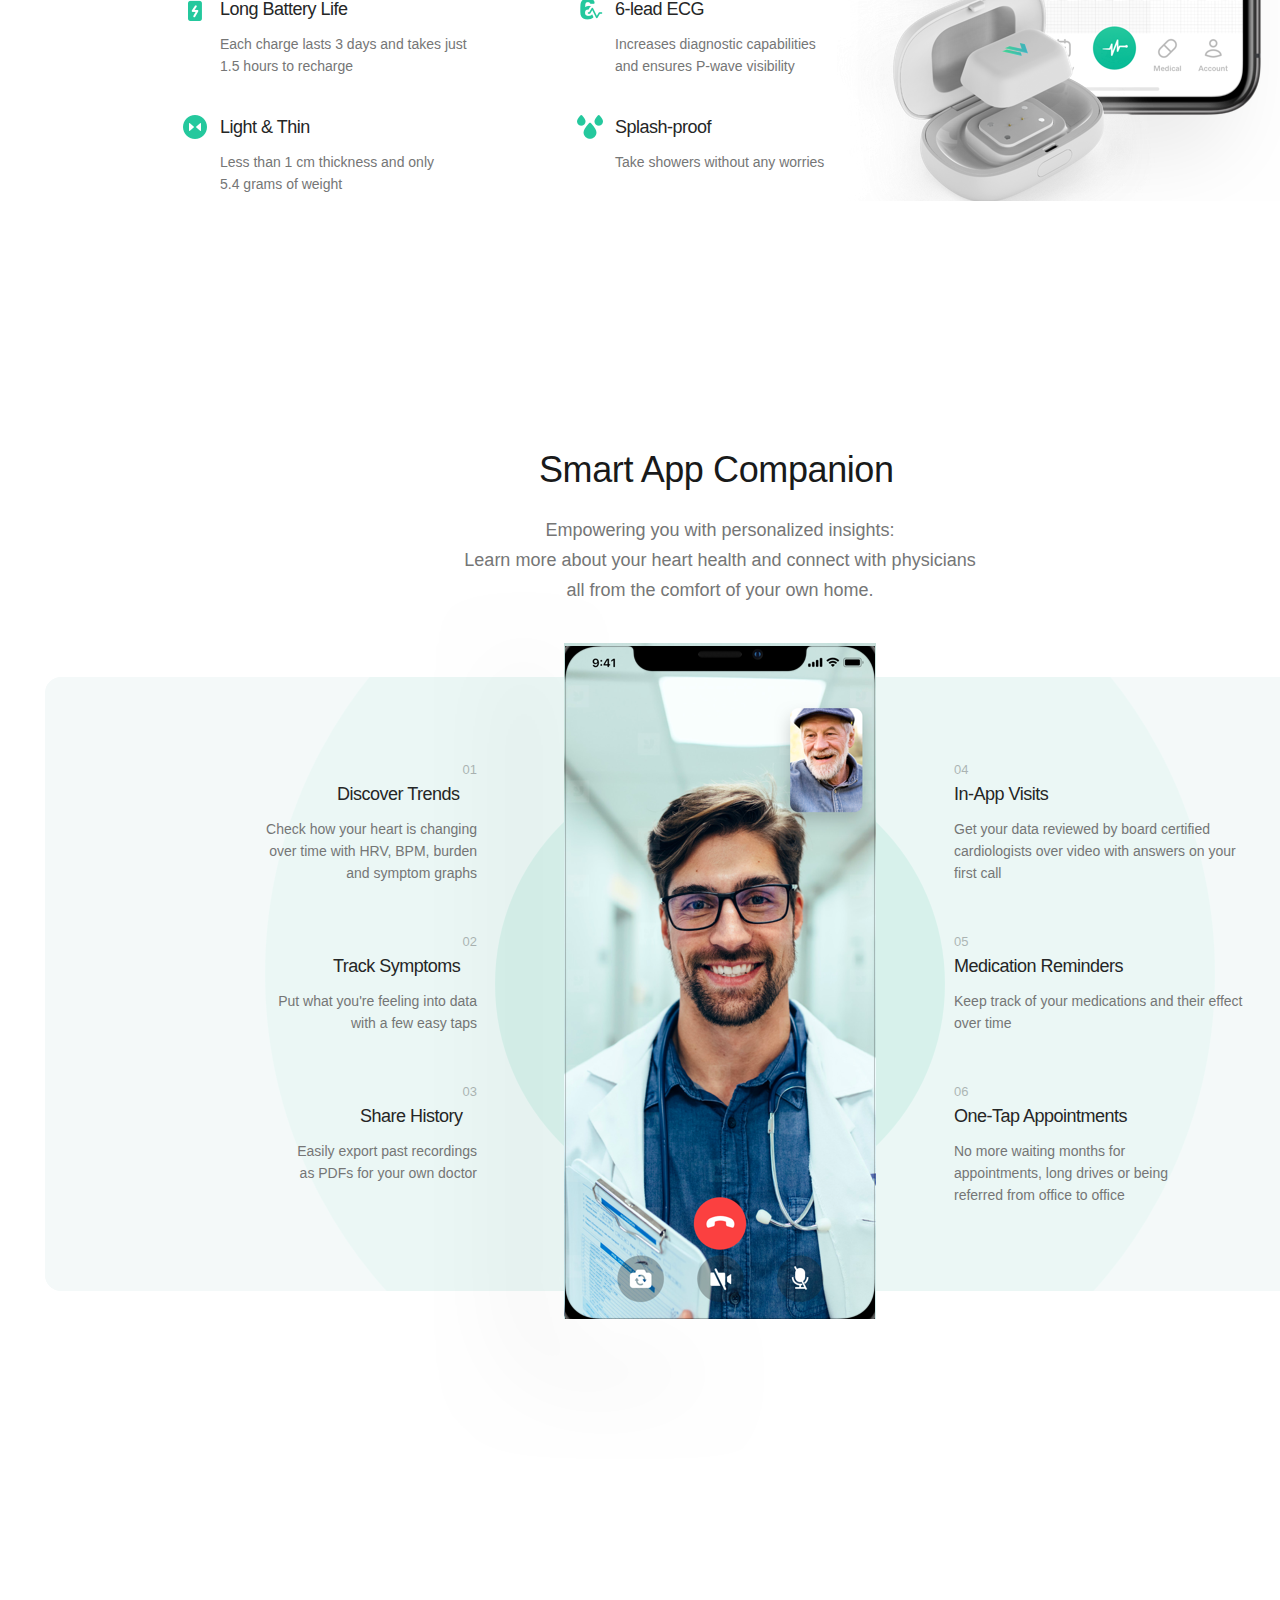
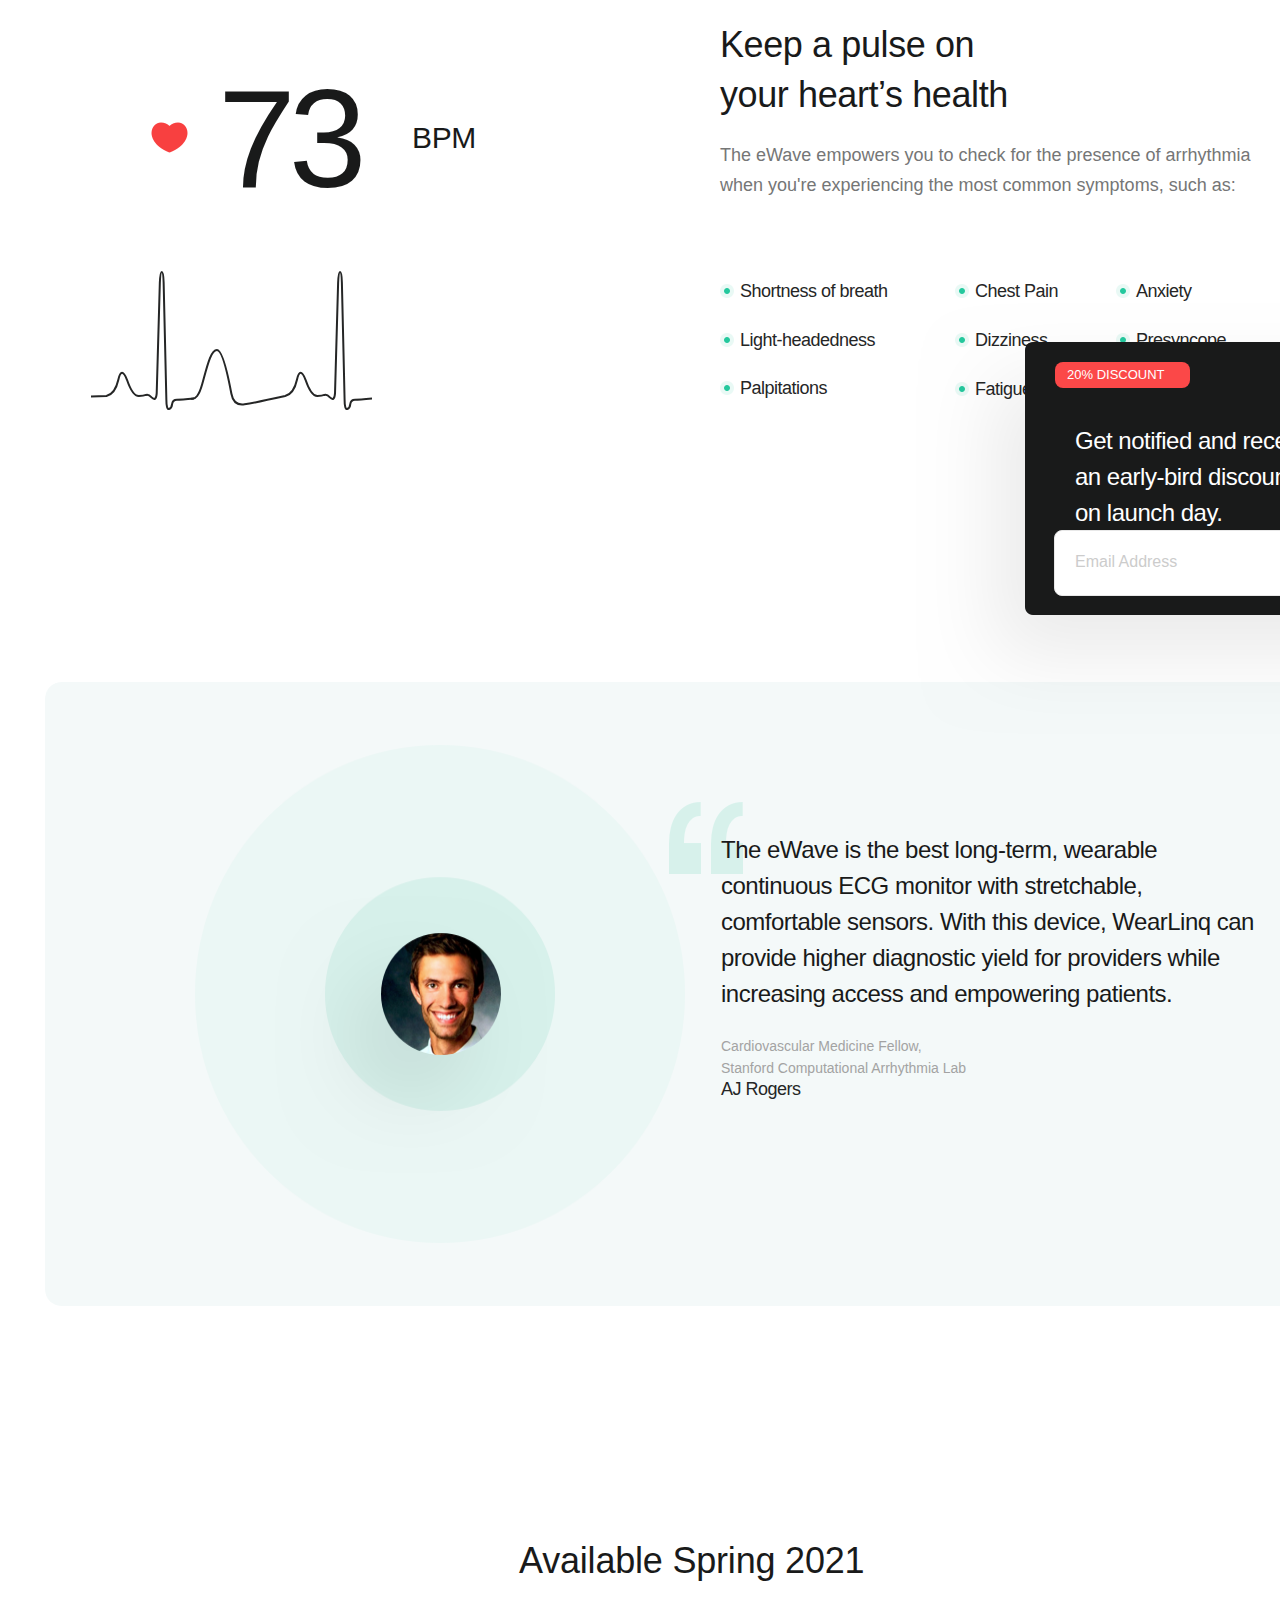
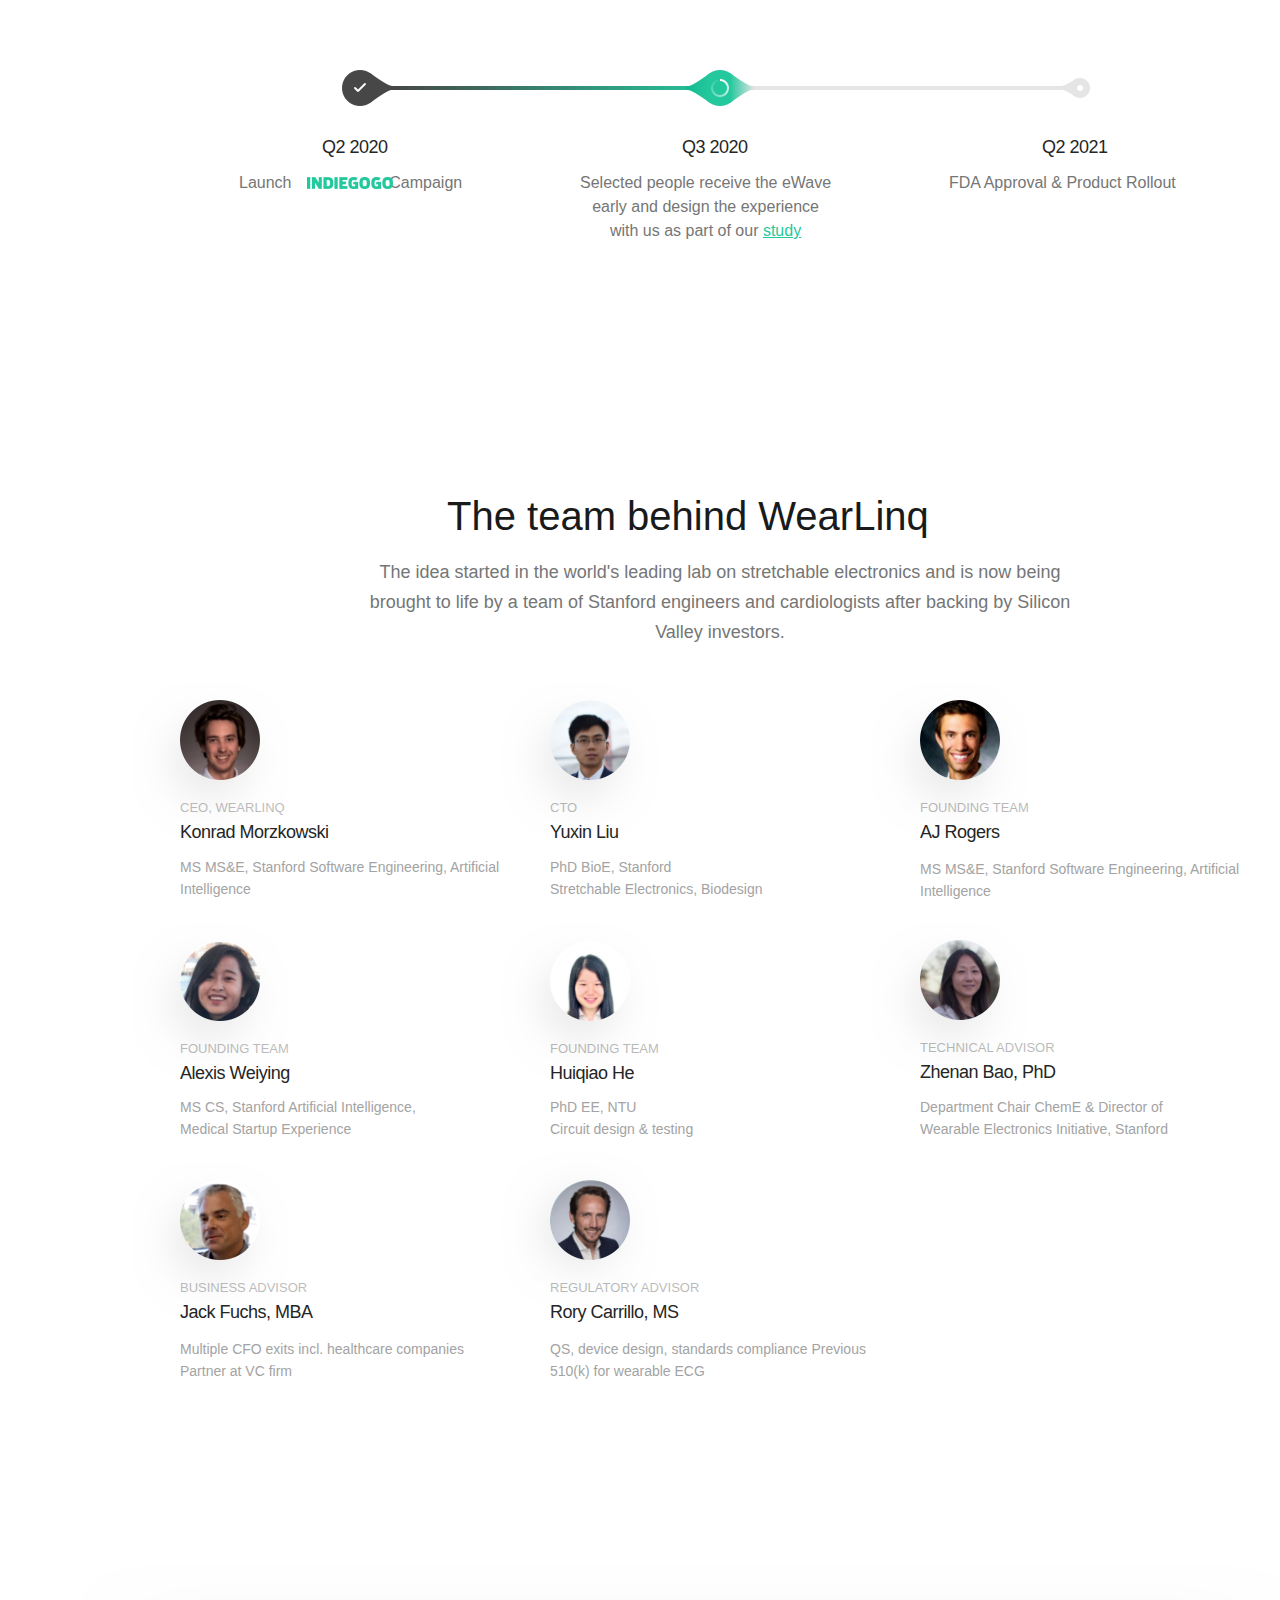
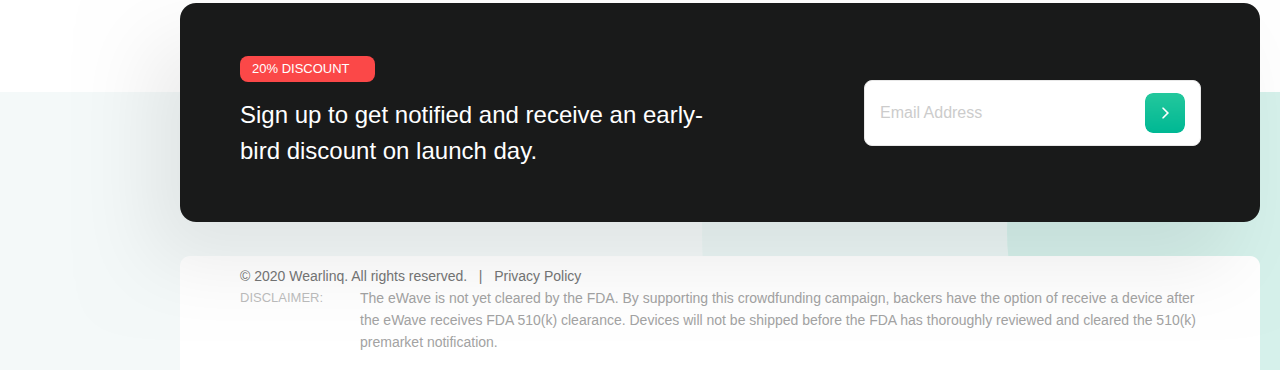
<file: a020101wearlinqdesign.html>
<!DOCTYPE html>
<html>
    <head>
        <link href="./img/favicon.png" rel="shortcut icon"/>
        <meta charset="utf-8"/>
        <meta content="width=1440, maximum-scale=1.0" name="viewport"/>
        <link href="./css/a020101WearlinqDesign.css" rel="stylesheet" type="text/css"/>
        <meta content="AnimaApp.com - Design to code, Automated." name="author"/>
    </head>
    <body style="margin: 0;
 background: rgba(255, 255, 255, 1.0);">
        <input id="anPageName" name="page" type="hidden" value="a020101wearlinqdesign"/>
        <div class="a020101wearlinqdesign anima-word-break ">
            <div style="width: 1440px; height: 100%; position:relative; margin:auto;">
                <div class="footer">
                    <div class="ovalovalmask">
                        <div class="mask">
                        </div>
                        <img alt="Image" anima-src="./img/02-01-01-wearlinq-design-oval.png" class="oval" src="[data-uri]"/>
                        <img alt="Image" anima-src="./img/02-01-01-wearlinq-design-oval-20.png" class="oval1" src="[data-uri]"/>
                    </div>
                    <div class="group17">
                        <img alt="Image" anima-src="./img/02-01-01-wearlinq-design-rectangle.png" class="rectangle" src="[data-uri]"/>
                        <div class="group5">
                            <div class="disclaimer">
                                DISCLAIMER:
                            </div>
                            <div class="theewaveisnotyet">
                                The eWave is not yet cleared by the FDA. By supporting this crowdfunding campaign, backers have the option of receive a device after the eWave receives FDA 510(k) clearance. Devices will not be shipped before the FDA has thoroughly reviewed and cleared the 510(k) premarket notification.
                            </div>
                        </div>
                        <div class="rectangle1">
                        </div>
                    </div>
                    <img alt="Image" anima-src="./img/02-01-01-wearlinq-design-bitmap@2x.png" class="bitmap" src="[data-uri]"/>
                    <img alt="Image" anima-src="./img/02-01-01-wearlinq-design-bitmap-3@2x.png" class="bitmap1" src="[data-uri]"/>
                    <div class="fill429">
                        <img alt="Image" anima-src="./img/02-01-01-wearlinq-design-linkedin.png" class="linkedin" src="[data-uri]"/>
                    </div>
                    <div class="fill400">
                        <img alt="Image" anima-src="./img/02-01-01-wearlinq-design-twitter.png" class="twitter" src="[data-uri]"/>
                    </div>
                    <div class="fill403">
                        <img alt="Image" anima-src="./img/02-01-01-wearlinq-design-facebook.png" class="facebook" src="[data-uri]"/>
                    </div>
                    <div class="a2512020wearlinqall">
                        © 2020 Wearlinq. All rights reserved.   |   Privacy Policy
                    </div>
                </div>
                <div class="block8signup">
                    <img alt="Image" anima-src="./img/02-01-01-wearlinq-design-rectangle-7.png" class="rectangle7" src="[data-uri]"/>
                    <div class="signuptogetnotif">
                        Sign up to get notified and receive an early-bird discount on launch day.
                    </div>
                    <div class="rectangle71">
                    </div>
                    <div class="buttonarow">
                        <img alt="Image" anima-src="./img/02-01-01-wearlinq-design-button-2@2x.png" class="button" src="[data-uri]"/>
                        <img alt="Image" anima-src="./img/02-01-01-wearlinq-design-icons--20px--back-1@2x.png" class="icons20pxback" src="[data-uri]"/>
                    </div>
                    <div class="emailaddress">
                        Email Address
                    </div>
                    <div class="rectangle72">
                    </div>
                    <div class="a20discount">
                        20% DISCOUNT
                    </div>
                </div>
                <div class="block7ourteam">
                    <div class="theteambehindwear">
                        The team behind WearLinq
                    </div>
                    <div class="theideastartedin">
                        The idea started in the world's leading lab on stretchable electronics and is now being brought to life by a team of Stanford engineers and cardiologists after backing by Silicon Valley investors.
                    </div>
                    <div class="a1">
                        <div class="msmsestanfordso">
                            MS MS&amp;E, Stanford Software Engineering, Artificial Intelligence
                        </div>
                        <div class="ceowearlinq">
                            CEO, WEARLINQ
                        </div>
                        <div class="konradmorzkowski">
                            Konrad Morzkowski
                        </div>
                        <div class="screenshot20200512at100445">
                            <img alt="Image" anima-src="./img/02-01-01-wearlinq-design-screenshot-2020-05-12-at-100445@2x.png" class="screenshot20200512at1004451" src="[data-uri]"/>
                        </div>
                    </div>
                    <div class="a2">
                        <div class="phdbioestanfords">
                            PhD BioE, Stanford<br />Stretchable Electronics, Biodesign
                        </div>
                        <div class="cto">
                            CTO
                        </div>
                        <div class="yuxinliu">
                            Yuxin Liu
                        </div>
                        <div class="screenshot20200512at100445">
                            <img alt="Image" anima-src="./img/02-01-01-wearlinq-design-screenshot-2020-05-12-at-100445-1@2x.png" class="screenshot20200512at1004451" src="[data-uri]"/>
                        </div>
                    </div>
                    <div class="a3">
                        <div class="msmsestanfordso">
                            MS MS&amp;E, Stanford Software Engineering, Artificial Intelligence
                        </div>
                        <div class="foundingteam">
                            FOUNDING TEAM
                        </div>
                        <div class="ajrogers">
                            AJ Rogers
                        </div>
                        <div class="screenshot20200512at100445">
                            <img alt="Image" anima-src="./img/02-01-01-wearlinq-design-screenshot-2020-05-12-at-100445-2@2x.png" class="screenshot20200512at1004451" src="[data-uri]"/>
                        </div>
                    </div>
                    <div class="a11">
                        <div class="mscsstanfordarti">
                            MS CS, Stanford Artificial Intelligence,<br />Medical Startup Experience
                        </div>
                        <div class="foundingteam">
                            FOUNDING TEAM
                        </div>
                        <div class="alexisweiying">
                            Alexis Weiying
                        </div>
                        <div class="screenshot20200512at100445">
                            <img alt="Image" anima-src="./img/02-01-01-wearlinq-design-screenshot-2020-05-12-at-100445-3@2x.png" class="screenshot20200512at1004451" src="[data-uri]"/>
                        </div>
                    </div>
                    <div class="a21">
                        <div class="phdeentucircuit">
                            PhD EE, NTU<br />Circuit design &amp; testing
                        </div>
                        <div class="foundingteam">
                            FOUNDING TEAM
                        </div>
                        <div class="huiqiaohe">
                            Huiqiao He
                        </div>
                        <div class="screenshot20200512at100445">
                            <img alt="Image" anima-src="./img/02-01-01-wearlinq-design-screenshot-2020-05-12-at-100445-4@2x.png" class="screenshot20200512at1004451" src="[data-uri]"/>
                        </div>
                    </div>
                    <div class="a31">
                        <div class="departmentchairche">
                            Department Chair ChemE &amp; Director of<br />Wearable Electronics Initiative, Stanford
                        </div>
                        <div class="technicaladvisor">
                            TECHNICAL ADVISOR
                        </div>
                        <div class="zhenanbaophd">
                            Zhenan Bao, PhD
                        </div>
                        <div class="screenshot20200512at100445">
                            <img alt="Image" anima-src="./img/02-01-01-wearlinq-design-screenshot-2020-05-12-at-100445-5@2x.png" class="screenshot20200512at1004451" src="[data-uri]"/>
                        </div>
                    </div>
                    <div class="a12">
                        <div class="multiplecfoexitsi">
                            Multiple CFO exits incl. healthcare companies<br />Partner at VC firm
                        </div>
                        <div class="businessadvisor">
                            BUSINESS ADVISOR
                        </div>
                        <div class="jackfuchsmba">
                            Jack Fuchs, MBA
                        </div>
                        <div class="screenshot20200512at100445">
                            <img alt="Image" anima-src="./img/02-01-01-wearlinq-design-screenshot-2020-05-12-at-100445-6@2x.png" class="screenshot20200512at1004451" src="[data-uri]"/>
                        </div>
                    </div>
                    <div class="a22">
                        <div class="qsdevicedesigns">
                            QS, device design, standards compliance Previous 510(k) for wearable ECG
                        </div>
                        <div class="regulatoryadvisor">
                            REGULATORY ADVISOR
                        </div>
                        <div class="rorycarrilloms">
                            Rory Carrillo, MS
                        </div>
                        <div class="screenshot20200512at100445">
                            <img alt="Image" anima-src="./img/02-01-01-wearlinq-design-screenshot-2020-05-12-at-100445-7@2x.png" class="screenshot20200512at1004451" src="[data-uri]"/>
                        </div>
                    </div>
                </div>
                <div class="block6timeline">
                    <div class="availablespring202">
                        Available Spring 2021
                    </div>
                    <div class="group3">
                        <div class="q22020">
                            Q2 2020
                        </div>
                        <div class="launchcampaign">
                            Launch                      Campaign
                        </div>
                        <img alt="Image" anima-src="./img/02-01-01-wearlinq-design-indiegogologogreen.png" class="indiegogologogreen" src="[data-uri]"/>
                    </div>
                    <div class="group3copy">
                        <div class="q32020">
                            Q3 2020
                        </div>
                        <div class="selectedpeoplerece">
                            <span class="span1">Selected people receive the eWave<br />early and design the experience<br />with us as part of our </span><span class="span2">study</span>
                        </div>
                    </div>
                    <div class="group3copy2">
                        <div class="q22021">
                            Q2 2021
                        </div>
                        <div class="fdaapprovalprodu">
                            FDA Approval &amp; Product Rollout
                        </div>
                    </div>
                    <div class="group8">
                        <img alt="Image" anima-src="./img/02-01-01-wearlinq-design-progress.png" class="progress" src="[data-uri]"/>
                        <img alt="Image" anima-src="./img/02-01-01-wearlinq-design-progress-1.png" class="progress1" src="[data-uri]"/>
                        <img alt="Image" anima-src="./img/02-01-01-wearlinq-design-oval-2@2x.png" class="oval" src="[data-uri]"/>
                        <img alt="Image" anima-src="./img/02-01-01-wearlinq-design-dot.png" class="dot" src="[data-uri]"/>
                        <img alt="Image" anima-src="./img/02-01-01-wearlinq-design-rectangle-1@2x.png" class="rectangle" src="[data-uri]"/>
                        <img alt="Image" anima-src="./img/02-01-01-wearlinq-design-oval-3@2x.png" class="oval1" src="[data-uri]"/>
                        <div class="check">
                            <img alt="Image" anima-src="./img/02-01-01-wearlinq-design-path.png" class="path" src="[data-uri]"/>
                        </div>
                        <img alt="Image" anima-src="./img/02-01-01-wearlinq-design-oval-4@2x.png" class="oval2" src="[data-uri]"/>
                        <img alt="Image" anima-src="./img/02-01-01-wearlinq-design-progress-2.png" class="progress2" src="[data-uri]"/>
                        <img alt="Image" anima-src="./img/02-01-01-wearlinq-design-rectangle-2@2x.png" class="rectangle1" src="[data-uri]"/>
                        <img alt="Image" anima-src="./img/02-01-01-wearlinq-design-rectangle-3@2x.png" class="rectangle2" src="[data-uri]"/>
                        <img alt="Image" anima-src="./img/02-01-01-wearlinq-design-rectangle-4@2x.png" class="rectangle3" src="[data-uri]"/>
                    </div>
                </div>
                <div class="block5testimonails">
                    <img alt="Image" anima-src="./img/02-01-01-wearlinq-design-oval-7.png" class="oval" src="[data-uri]"/>
                    <img alt="Image" anima-src="./img/02-01-01-wearlinq-design-u201c.png" class="u201c" src="[data-uri]"/>
                    <div class="theewaveisthebes">
                        The eWave is the best long-term, wearable continuous ECG monitor with stretchable, comfortable sensors. With this device, WearLinq can provide higher diagnostic yield for providers while increasing access and empowering patients.
                    </div>
                    <div class="ajrogers">
                        AJ Rogers
                    </div>
                    <div class="cardiovascularmedic">
                        Cardiovascular Medicine Fellow,<br />Stanford Computational Arrhythmia Lab
                    </div>
                </div>
                <div class="block4keepapulse">
                    <div class="keepapulseonyour">
                        Keep a pulse on<br />your heart’s health
                    </div>
                    <div class="theewaveempowersy">
                        The eWave empowers you to check for the presence of arrhythmia when you're experiencing the most common symptoms, such as:
                    </div>
                    <div class="group2">
                        <div class="group">
                            <div class="shortnessofbreath">
                                Shortness of breath
                            </div>
                            <img alt="Image" anima-src="./img/02-01-01-wearlinq-design-oval-15@2x.png" class="oval" src="[data-uri]"/>
                        </div>
                        <div class="groupcopy3">
                            <div class="chestpain">
                                Chest Pain
                            </div>
                            <img alt="Image" anima-src="./img/02-01-01-wearlinq-design-oval-15@2x.png" class="oval" src="[data-uri]"/>
                        </div>
                        <div class="groupcopy6">
                            <div class="anxiety">
                                Anxiety
                            </div>
                            <img alt="Image" anima-src="./img/02-01-01-wearlinq-design-oval-15@2x.png" class="oval" src="[data-uri]"/>
                        </div>
                        <div class="groupcopy">
                            <div class="lightheadedness">
                                Light-headedness
                            </div>
                            <img alt="Image" anima-src="./img/02-01-01-wearlinq-design-oval-15@2x.png" class="oval" src="[data-uri]"/>
                        </div>
                        <div class="groupcopy4">
                            <div class="dizziness">
                                Dizziness
                            </div>
                            <img alt="Image" anima-src="./img/02-01-01-wearlinq-design-oval-15@2x.png" class="oval" src="[data-uri]"/>
                        </div>
                        <div class="groupcopy7">
                            <div class="presyncope">
                                Presyncope
                            </div>
                            <img alt="Image" anima-src="./img/02-01-01-wearlinq-design-oval-15@2x.png" class="oval" src="[data-uri]"/>
                        </div>
                        <div class="groupcopy2">
                            <div class="palpitations">
                                Palpitations
                            </div>
                            <img alt="Image" anima-src="./img/02-01-01-wearlinq-design-oval-15@2x.png" class="oval" src="[data-uri]"/>
                        </div>
                        <div class="groupcopy5">
                            <div class="fatigue">
                                Fatigue
                            </div>
                            <img alt="Image" anima-src="./img/02-01-01-wearlinq-design-oval-15@2x.png" class="oval" src="[data-uri]"/>
                        </div>
                        <div class="groupcopy8">
                            <div class="fainting">
                                Fainting
                            </div>
                            <img alt="Image" anima-src="./img/02-01-01-wearlinq-design-oval-15@2x.png" class="oval" src="[data-uri]"/>
                        </div>
                    </div>
                    <div class="right">
                        <img alt="Image" anima-src="./img/02-01-01-wearlinq-design-group-12.svg" class="group12" src="[data-uri]"/>
                        <div class="a73">
                            73
                        </div>
                        <div class="bpm">
                            BPM
                        </div>
                        <img alt="Image" anima-src="./img/02-01-01-wearlinq-design-iconheart.png" class="iconheart" src="[data-uri]"/>
                    </div>
                </div>
                <div class="block3phone">
                    <div class="empoweringyouwith">
                        Empowering you with personalized insights:<br />Learn more about your heart health and connect with physicians<br />all from the comfort of your own home.
                    </div>
                    <div class="smartappcompanion">
                        Smart App Companion
                    </div>
                    <div class="oval">
                        <div class="mask">
                        </div>
                        <img alt="Image" anima-src="./img/02-01-01-wearlinq-design-oval-17.png" class="oval2" src="[data-uri]"/>
                        <img alt="Image" anima-src="./img/02-01-01-wearlinq-design-oval-18.png" class="oval1" src="[data-uri]"/>
                    </div>
                    <div class="a1">
                        <div class="discovertrends">
                            Discover Trends
                        </div>
                        <div class="a01">
                            01
                        </div>
                        <div class="checkhowyourheart">
                            Check how your heart is changing<br />over time with HRV, BPM, burden<br />and symptom graphs
                        </div>
                    </div>
                    <div class="a11">
                        <div class="inappvisits">
                            In-App Visits
                        </div>
                        <div class="a04">
                            04
                        </div>
                        <div class="getyourdatareview">
                            Get your data reviewed by board certified cardiologists over video with answers on your first call
                        </div>
                    </div>
                    <div class="a12">
                        <div class="medicationreminders">
                            Medication Reminders
                        </div>
                        <div class="a05">
                            05
                        </div>
                        <div class="keeptrackofyourm">
                            Keep track of your medications and their effect over time
                        </div>
                    </div>
                    <div class="a13">
                        <div class="onetapappointments">
                            One-Tap Appointments
                        </div>
                        <div class="a06">
                            06
                        </div>
                        <div class="nomorewaitingmont">
                            No more waiting months for<br />appointments, long drives or being<br />referred from office to office
                        </div>
                    </div>
                    <div class="a14">
                        <div class="tracksymptoms">
                            Track Symptoms
                        </div>
                        <div class="a02">
                            02
                        </div>
                        <div class="putwhatyourefeel">
                            Put what you're feeling into data<br />with a few easy taps
                        </div>
                    </div>
                    <div class="a15">
                        <div class="sharehistory">
                            Share History
                        </div>
                        <div class="a03">
                            03
                        </div>
                        <div class="easilyexportpastr">
                            Easily export past recordings<br />as PDFs for your own doctor
                        </div>
                    </div>
                    <img alt="Image" anima-src="./img/02-01-01-wearlinq-design-rectangle-5.png" class="rectangle" src="[data-uri]"/>
                    <img alt="Image" anima-src="./img/02-01-01-wearlinq-design-19-video-call2x.png" class="a19videocall2x" src="[data-uri]"/>
                    <img alt="Image" anima-src="./img/02-01-01-wearlinq-design-device-bezels--iphonexs---space-gray.png" class="devicebezelsiphonexsspacegray" src="[data-uri]"/>
                </div>
                <div class="block2why">
                    <div class="a8blog">
                        <div class="splashproof">
                            Splash-proof
                        </div>
                        <img alt="Image" anima-src="./img/02-01-01-wearlinq-design-icon--water.png" class="iconwater" src="[data-uri]"/>
                        <div class="takeshowerswithout">
                            Take showers without any worries
                        </div>
                    </div>
                    <div class="a7blog">
                        <div class="a6leadecg">
                            6-lead ECG
                        </div>
                        <img alt="Image" anima-src="./img/02-01-01-wearlinq-design-icon--analysis.png" class="iconanalysis" src="[data-uri]"/>
                        <div class="increasesdiagnostic">
                            Increases diagnostic capabilities<br />and ensures P-wave visibility
                        </div>
                    </div>
                    <div class="a6blog">
                        <div class="inappcardiologists">
                            In-App Cardiologists
                        </div>
                        <img alt="Image" anima-src="./img/02-01-01-wearlinq-design-icon--app.png" class="iconapp" src="[data-uri]"/>
                        <div class="getanswerssamewee">
                            Get answers same week as your<br />symptoms. No more waiting for<br />appointments
                        </div>
                    </div>
                    <div class="a5blog">
                        <div class="instantanalysis">
                            Instant Analysis
                        </div>
                        <div class="instantlydetectatr">
                            Instantly detect Atrial Fibrillation, Bradycardia, Tachycardia or Normal<br />heart rhythm
                        </div>
                        <img alt="Image" anima-src="./img/02-01-01-wearlinq-design-icon--water-1.png" class="iconwater" src="[data-uri]"/>
                    </div>
                    <div class="a4blog">
                        <div class="lightthin">
                            Light &amp; Thin
                        </div>
                        <img alt="Image" anima-src="./img/02-01-01-wearlinq-design-icon--thin.png" class="iconthin" src="[data-uri]"/>
                        <div class="lessthan1cmthick">
                            Less than 1 cm thickness and only<br />5.4 grams of weight
                        </div>
                    </div>
                    <div class="a3blog">
                        <div class="longbatterylife">
                            Long Battery Life
                        </div>
                        <img alt="Image" anima-src="./img/02-01-01-wearlinq-design-icon--battery.png" class="iconbattery" src="[data-uri]"/>
                        <div class="eachchargelasts3">
                            Each charge lasts 3 days and takes just<br />1.5 hours to recharge
                        </div>
                    </div>
                    <div class="a2blog">
                        <div class="continuousmedicalg">
                            Continuous Medical Grade ECG
                        </div>
                        <img alt="Image" anima-src="./img/02-01-01-wearlinq-design-icon--heart.png" class="iconheart" src="[data-uri]"/>
                        <div class="recordsyourhearts">
                            Records your heart's activity 24/7,<br />even if your phone isn't near you thanks<br />to 24 hours of internal storage
                        </div>
                    </div>
                    <div class="a1blog">
                        <div class="longtermnoninvasi">
                            Long-Term Non-Invasive
                        </div>
                        <img alt="Image" anima-src="./img/02-01-01-wearlinq-design-icon--sticks.png" class="iconsticks" src="[data-uri]"/>
                        <div class="discretelystickson">
                            Discretely sticks on your chest like<br />a bandaid. Replaceable adhesives for<br />long-term monitoring
                        </div>
                    </div>
                    <div class="liveateaseknowing">
                        Live at ease knowing the eWave is recording a medical-grade ECG 24/7, allows you to get an instant interpretation of your symptoms and connect with a cardiologist over video right in the app.
                    </div>
                    <div class="whyrecordecgsnipp">
                        Why record ECG snippets<br />if you can record 24/7 with eWave?
                    </div>
                    <img alt="Image" anima-src="./img/02-01-01-wearlinq-design-vizright.png" class="vizright" src="[data-uri]"/>
                </div>
                <div class="block1hero">
                    <div class="herobackground">
                        <div class="mask">
                        </div>
                        <div class="background">
                            <div class="block">
                            </div>
                            <img alt="Image" anima-src="./img/02-01-01-wearlinq-design-oval.png" class="oval" src="[data-uri]"/>
                            <img alt="Image" anima-src="./img/02-01-01-wearlinq-design-oval-20.png" class="oval1" src="[data-uri]"/>
                        </div>
                        <img alt="Image" anima-src="./img/02-01-01-wearlinq-design-mockup.png" class="mockup" src="[data-uri]"/>
                        <img alt="Image" anima-src="./img/02-01-01-wearlinq-design-playbutton.png" class="playbutton" src="[data-uri]"/>
                    </div>
                    <div class="banner">
                        <img alt="Image" anima-src="./img/02-01-01-wearlinq-design-rectangle-6.png" class="rectangle" src="[data-uri]"/>
                        <div class="rectangle1">
                        </div>
                        <div class="a1buttons1primarysmalldefault">
                            <img alt="Image" anima-src="./img/02-01-01-wearlinq-design-button-1@2x.png" class="button" src="[data-uri]"/>
                            <div class="copy">
                                Support Us
                            </div>
                        </div>
                        <div class="supportusonindieg">
                            Support us on Indiegogo
                        </div>
                        <div class="helpusshapethefu">
                            Help us shape the future of cardiac care
                        </div>
                        <img alt="Image" anima-src="./img/02-01-01-wearlinq-design-indiegogologogrey.png" class="indiegogologogrey" src="[data-uri]"/>
                    </div>
                    <div class="weuseworldclassp">
                        We use world-class physicians and personalized insights from our app, enabled by medical-grade, multi-lead data from the world’s most comfortable ECG patch to keep your heart healthy.
                    </div>
                    <div class="takingcareofyouh">
                        Taking care <br />of you heart
                    </div>
                    <div class="logo">
                        <img alt="Image" anima-src="./img/02-01-01-wearlinq-design-bitmap@2x.png" class="bitmap" src="[data-uri]"/>
                        <img alt="Image" anima-src="./img/02-01-01-wearlinq-design-bitmap-3@2x.png" class="bitmap1" src="[data-uri]"/>
                    </div>
                </div>
                <div class="email">
                    <img alt="Image" anima-src="./img/02-01-01-wearlinq-design-rectangle-7-1.png" class="rectangle7" src="[data-uri]"/>
                    <div class="rectangle71">
                    </div>
                    <div class="getnotifiedandrec">
                        Get notified and receive<br />an early-bird discount<br />on launch day.
                    </div>
                    <div class="rectangle72">
                    </div>
                    <div class="a20discount">
                        20% DISCOUNT
                    </div>
                    <img alt="Image" anima-src="./img/02-01-01-wearlinq-design-icons--20px--close.png" class="icons20pxclose" src="[data-uri]"/>
                    <div class="buttonarow">
                        <img alt="Image" anima-src="./img/02-01-01-wearlinq-design-button-2@2x.png" class="button" src="[data-uri]"/>
                        <img alt="Image" anima-src="./img/02-01-01-wearlinq-design-icons--20px--back-1@2x.png" class="icons20pxback" src="[data-uri]"/>
                    </div>
                    <div class="emailaddress">
                        Email Address
                    </div>
                </div>
                <div class="navigation">
                    <div class="features">
                        Features
                    </div>
                    <img alt="Image" anima-src="./img/02-01-01-wearlinq-design-dot-1.png" class="dot" src="[data-uri]"/>
                    <div class="app">
                        App
                    </div>
                    <div class="uses">
                        Uses
                    </div>
                    <div class="reviews">
                        Reviews
                    </div>
                    <div class="meettheteam">
                        Meet the Team
                    </div>
                    <div class="a1buttons1primarysmalldefault">
                        <img alt="Image" anima-src="./img/02-01-01-wearlinq-design-button-3@2x.png" class="button" src="[data-uri]"/>
                        <div class="copy">
                            Get Notified
                        </div>
                    </div>
                </div>
            </div>
        </div>
        <!-- Scripts -->
        <script>
            anima_isHidden = function(e) {
                if (!(e instanceof HTMLElement)) return !1;
                if (getComputedStyle(e).display == "none") return !0; else if (e.parentNode && anima_isHidden(e.parentNode)) return !0;
                return !1;
            };
            anima_loadAsyncSrcForTag = function(tag) {
                var elements = document.getElementsByTagName(tag);
                var toLoad = [];
                for (var i = 0; i < elements.length; i++) {
                    var e = elements[i];
                    var src = e.getAttribute("src");
                    var loaded = (src != undefined && src.length > 0 && src != '[data-uri]');
                    if (loaded) continue;
                    var asyncSrc = e.getAttribute("anima-src");
                    if (asyncSrc == undefined || asyncSrc.length == 0) continue;
                    if (anima_isHidden(e)) continue;
                    toLoad.push(e);
                }
                toLoad.sort(function(a, b) {
                    return anima_getTop(a) - anima_getTop(b);
                });
                for (var i = 0; i < toLoad.length; i++) {
                    var e = toLoad[i];
                    var asyncSrc = e.getAttribute("anima-src");
                    e.setAttribute("src", asyncSrc);
                }
            };
            anima_pauseHiddenVideos = function(tag) {
                var elements = document.getElementsByTagName("video");
                for (var i = 0; i < elements.length; i++) {
                    var e = elements[i];
                    var isPlaying = !!(e.currentTime > 0 && !e.paused && !e.ended && e.readyState > 2);
                    var isHidden = anima_isHidden(e);
                    if (!isPlaying && !isHidden && e.getAttribute("autoplay") == "autoplay") {
                        e.play();
                    } else if (isPlaying && isHidden) {
                        e.pause();
                    }
                }
            };
            anima_loadAsyncSrc = function(tag) {
                anima_loadAsyncSrcForTag("img");
                anima_loadAsyncSrcForTag("iframe");
                anima_loadAsyncSrcForTag("video");
                anima_pauseHiddenVideos();
            };
            var anima_getTop = function(e) {
                var top = 0;
                do {
                    top += e.offsetTop || 0;
                    e = e.offsetParent;
                } while (e);
                return top;
            };
            anima_loadAsyncSrc();
            anima_old_onResize = window.onresize;
            anima_new_onResize = undefined;
            anima_updateOnResize = function() {
                if (anima_new_onResize == undefined || window.onresize != anima_new_onResize) {
                    anima_new_onResize = function(x) {
                        if (anima_old_onResize != undefined) anima_old_onResize(x);
                        anima_loadAsyncSrc();
                    };
                    window.onresize = anima_new_onResize;
                    setTimeout(function() {
                        anima_updateOnResize();
                    }, 3000);
                }
            };
            anima_updateOnResize();
            setTimeout(function() {
                anima_loadAsyncSrc();
            }, 200);
        </script>
        <!-- End of Scripts -->
    </body>
</html>
</file>
<file: css/a020101WearlinqDesign.css>
.a020101wearlinqdesign {
  width               : 100%;
  min-width           : 1440px;
  height              : 100vh;
  min-height          : 6770px;
  position            : relative;
  overflow            : hidden;
  margin              : 0px;
  -webkit-font-smoothing: antialiased;
  -moz-osx-font-smoothing: grayscale;
  background-color    : rgba(255, 255, 255, 1.0);
  opacity             : 1.0;
}
a {
  text-decoration     : none;
}
a:link {
  color: grey;
}
/* visited link */
a:visited {
  color: grey;
}
/* mouse over link */
a:hover {
  color: black;
}
div {
  -webkit-text-size-adjust: none;
}
.anima-full-width-a {
  width               : 100%;
}
.anima-full-height-a {
  height              : 100%;
}
div {
  -webkit-text-size-adjust: none;
}
.a020101wearlinqdesign .footer {
  background-color    : rgba(255,255,255,0.0);
  top                 : 6492px;
  height              : 278px;
  width               : 1440px;
  position            : absolute;
  margin              : 0;
  left                : 0px;
  transform           : rotate(0deg);
  opacity             : 1.0;
}
.a020101wearlinqdesign .footer .ovalovalmask {
  background-color    : rgba(244, 249, 249, 1.0);
  top                 : 0px;
  height              : 278px;
  width               : 1440px;
  position            : absolute;
  margin              : 0;
  left                : 0px;
  overflow            : hidden;
  transform           : rotate(0deg);
  opacity             : 1.0;
}
.a020101wearlinqdesign .footer .ovalovalmask .mask {
  background-color    : rgba(244, 249, 249, 1.0);
  top                 : 0px;
  height              : 278px;
  width               : 1440px;
  position            : absolute;
  margin              : 0;
  left                : 0px;
  transform           : rotate(0deg);
  opacity             : 1.0;
}
.a020101wearlinqdesign .footer .ovalovalmask .oval {
  background-color    : rgba(255,255,255,0.0);
  top                 : -116px;
  height              : 510px;
  width               : 510px;
  position            : absolute;
  margin              : 0;
  left                : 1007px;
  transform           : rotate(0deg);
  opacity             : 0.1;
}
.a020101wearlinqdesign .footer .ovalovalmask .oval1 {
  background-color    : rgba(255,255,255,0.0);
  top                 : -421px;
  height              : 1120px;
  width               : 1120px;
  position            : absolute;
  margin              : 0;
  left                : 702px;
  transform           : rotate(0deg);
  opacity             : 0.04;
}
.a020101wearlinqdesign .footer .group17 {
  background-color    : rgba(255,255,255,0.0);
  top                 : 164px;
  height              : 122px;
  width               : 1080px;
  position            : absolute;
  margin              : 0;
  left                : 180px;
  transform           : rotate(0deg);
  opacity             : 1.0;
}
.a020101wearlinqdesign .footer .group17 .rectangle {
  background-color    : rgba(255,255,255,0.0);
  top                 : 0px;
  height              : 122px;
  width               : 1080px;
  position            : absolute;
  margin              : 0;
  left                : 0px;
  transform           : rotate(0deg);
  opacity             : 1.0;
}
.a020101wearlinqdesign .footer .group17 .group5 {
  background-color    : rgba(255,255,255,0.0);
  top                 : 30px;
  height              : 67px;
  width               : 960px;
  position            : absolute;
  margin              : 0;
  left                : 60px;
  transform           : rotate(0deg);
  opacity             : 1.0;
}
.a020101wearlinqdesign .footer .group17 .group5 .disclaimer {
  background-color    : rgba(255,255,255,0.0);
  top                 : 0px;
  height              : auto;
  width               : auto;
  position            : absolute;
  margin              : 0;
  left                : 0px;
  transform           : rotate(0deg);
  opacity             : 0.3;
  font-family         : "Helvetica", Helvetica, Arial, serif;
  font-size           : 13.0px;
  color               : rgba(37, 38, 38, 1.0);
  text-align          : left;
  line-height         : 24.0px;
}
.a020101wearlinqdesign .footer .group17 .group5 .theewaveisnotyet {
  background-color    : rgba(255,255,255,0.0);
  top                 : 1px;
  height              : auto;
  width               : 840px;
  position            : absolute;
  margin              : 0;
  left                : 120px;
  transform           : rotate(0deg);
  opacity             : 1.0;
  font-family         : "Helvetica", Helvetica, Arial, serif;
  font-size           : 14.0px;
  color               : rgba(163, 163, 163, 1.0);
  text-align          : left;
  line-height         : 22.0px;
}
.a020101wearlinqdesign .footer .group17 .rectangle1 {
  background-color    : rgba(248, 64, 64, 1.0);
  top                 : 120px;
  height              : 2px;
  width               : 1080px;
  position            : absolute;
  margin              : 0;
  left                : 0px;
  transform           : rotate(0deg);
  opacity             : 1.0;
}
.a020101wearlinqdesign .footer .bitmap {
  background-color    : rgba(255,255,255,0.0);
  top                 : 44px;
  height              : 26px;
  width               : 101px;
  position            : absolute;
  margin              : 0;
  left                : 184px;
  transform           : rotate(0deg);
  opacity             : 1.0;
}
.a020101wearlinqdesign .footer .bitmap1 {
  background-color    : rgba(255,255,255,0.0);
  top                 : 51px;
  height              : 19px;
  width               : 73px;
  position            : absolute;
  margin              : 0;
  left                : 213px;
  transform           : rotate(0deg);
  opacity             : 1.0;
}
.a020101wearlinqdesign .footer .fill429 {
  background-color    : rgba(255,255,255,0.0);
  top                 : 45px;
  height              : 24px;
  width               : 24px;
  position            : absolute;
  margin              : 0;
  left                : 1236px;
  transform           : rotate(0deg);
  opacity             : 1.0;
}
.a020101wearlinqdesign .footer .fill429 .linkedin {
  background-color    : rgba(255,255,255,0.0);
  top                 : 0px;
  height              : 24px;
  width               : 24px;
  position            : absolute;
  margin              : 0;
  left                : 0px;
  transform           : rotate(0deg);
  opacity             : 1.0;
}
.a020101wearlinqdesign .footer .fill400 {
  background-color    : rgba(255,255,255,0.0);
  top                 : 45px;
  height              : 24px;
  width               : 24px;
  position            : absolute;
  margin              : 0;
  left                : 1192px;
  transform           : rotate(0deg);
  opacity             : 1.0;
}
.a020101wearlinqdesign .footer .fill400 .twitter {
  background-color    : rgba(255,255,255,0.0);
  top                 : 0px;
  height              : 24px;
  width               : 24px;
  position            : absolute;
  margin              : 0;
  left                : 0px;
  transform           : rotate(0deg);
  opacity             : 1.0;
}
.a020101wearlinqdesign .footer .fill403 {
  background-color    : rgba(255,255,255,0.0);
  top                 : 45px;
  height              : 24px;
  width               : 24px;
  position            : absolute;
  margin              : 0;
  left                : 1148px;
  transform           : rotate(0deg);
  opacity             : 1.0;
}
.a020101wearlinqdesign .footer .fill403 .facebook {
  background-color    : rgba(255,255,255,0.0);
  top                 : 0px;
  height              : 24px;
  width               : 24px;
  position            : absolute;
  margin              : 0;
  left                : 0px;
  transform           : rotate(0deg);
  opacity             : 1.0;
}
.a020101wearlinqdesign .footer .a2512020wearlinqall {
  background-color    : rgba(255,255,255,0.0);
  top                 : 173px;
  height              : auto;
  width               : auto;
  position            : absolute;
  margin              : 0;
  left                : 240px;
  transform           : rotate(0deg);
  opacity             : 1.0;
  font-family         : "Helvetica", Helvetica, Arial, serif;
  font-size           : 14.0px;
  color               : rgba(117, 118, 118, 1.0);
  text-align          : center;
  line-height         : 22.0px;
}
.a020101wearlinqdesign .block8signup {
  background-color    : rgba(255,255,255,0.0);
  top                 : 6363px;
  height              : 379px;
  width               : 1240px;
  position            : absolute;
  margin-top          : 30px;
  margin              : 0;
  left                : 70px;
  transform           : rotate(0deg);
  opacity             : 1.0;
}
.a020101wearlinqdesign .block8signup .rectangle7 {
  background-color    : rgba(255,255,255,0.0);
  top                 : 1px;
  height              : 377px;
  width               : 1238px;
  position            : absolute;
  margin              : 0;
  left                : 1px;
  transform           : rotate(0deg);
  opacity             : 1.0;
}
.a020101wearlinqdesign .block8signup .signuptogetnotif {
  background-color    : rgba(255,255,255,0.0);
  top                 : 134px;
  height              : auto;
  width               : 486px;
  position            : absolute;
  margin              : 0;
  left                : 170px;
  transform           : rotate(0deg);
  opacity             : 1.0;
  font-family         : "Helvetica", Helvetica, Arial, serif;
  font-size           : 24.0px;
  color               : rgba(255, 255, 255, 1.0);
  text-align          : left;
  line-height         : 36.0px;
}
.a020101wearlinqdesign .block8signup .rectangle71 {
  background-color    : rgba(255, 255, 255, 1.0);
  top                 : 117px;
  height              : 66px;
  box-sizing          : border-box;
  width               : 337px;
  position            : absolute;
  margin              : 0;
  left                : 794px;
  border-radius       : 8px;
  border-style        : solid;
  border-width        : 1px;
  border-color        : rgba(232, 232, 232, 1.0);
  transform           : rotate(0deg);
  opacity             : 1.0;
}
.a020101wearlinqdesign .block8signup .buttonarow {
  background-color    : rgba(255,255,255,0.0);
  top                 : 130px;
  height              : 40px;
  width               : 40px;
  position            : absolute;
  margin              : 0;
  left                : 1075px;
  transform           : rotate(0deg);
  opacity             : 1.0;
}
.a020101wearlinqdesign .block8signup .buttonarow .button {
  background-color    : rgba(255,255,255,0.0);
  top                 : 0px;
  height              : 40px;
  width               : 40px;
  position            : absolute;
  margin              : 0;
  left                : 0px;
  border-radius       : 8px;
  transform           : rotate(0deg);
  opacity             : 1.0;
}
.a020101wearlinqdesign .block8signup .buttonarow .icons20pxback {
  background-color    : rgba(255,255,255,0.0);
  top                 : 10px;
  height              : 20px;
  width               : 20px;
  position            : absolute;
  margin              : 0;
  left                : 10px;
  transform           : rotate(0deg);
  opacity             : 1.0;
}
.a020101wearlinqdesign .block8signup .emailaddress {
  background-color    : rgba(255,255,255,0.0);
  top                 : 138px;
  height              : auto;
  width               : auto;
  position            : absolute;
  margin              : 0;
  left                : 810px;
  transform           : rotate(0deg);
  opacity             : 1.0;
  font-family         : "Helvetica", Helvetica, Arial, serif;
  font-size           : 16.0px;
  color               : rgba(204, 204, 204, 1.0);
  text-align          : left;
  line-height         : 24.0px;
}
.a020101wearlinqdesign .block8signup .rectangle72 {
  background-color    : rgba(251, 72, 72, 1.0);
  top                 : 93px;
  height              : 26px;
  width               : 135px;
  position            : absolute;
  margin              : 0;
  left                : 170px;
  border-radius       : 8px;
  transform           : rotate(0deg);
  opacity             : 1.0;
}
.a020101wearlinqdesign .block8signup .a20discount {
  background-color    : rgba(255,255,255,0.0);
  top                 : 98px;
  height              : auto;
  width               : auto;
  position            : absolute;
  margin              : 0;
  left                : 182px;
  transform           : rotate(0deg);
  opacity             : 1.0;
  font-family         : "Helvetica", Helvetica, Arial, serif;
  font-size           : 13.0px;
  color               : rgba(255, 255, 255, 1.0);
  text-align          : left;
  line-height         : 16.0px;
}
.a020101wearlinqdesign .block7ourteam {
  background-color    : rgba(255,255,255,0.0);
  top                 : 5202px;
  height              : 980px;
  width               : 1080px;
  position            : absolute;
  margin              : 0;
  left                : 130px;
  transform           : rotate(0deg);
  opacity             : 1.0;
}
.a020101wearlinqdesign .block7ourteam .theteambehindwear {
  background-color    : rgba(255,255,255,0.0);
  top                 : 0px;
  height              : auto;
  width               : auto;
  position            : absolute;
  margin              : 0;
  margin-top          : 90px;
  left                : 317px;
  transform           : rotate(0deg);
  opacity             : 1.0;
  font-family         : "Helvetica", Helvetica, Arial, serif;
  font-size           : 40.0px;
  color               : rgba(25, 26, 26, 1.0);
  text-align          : center;
  line-height         : 48.0px;
}
.a020101wearlinqdesign .block7ourteam .theideastartedin {
  background-color    : rgba(255,255,255,0.0);
  top                 : 0px;
  height              : auto;
  width               : 720px;
  position            : absolute;
  margin              : 0;
  margin-top          : 155px;
  left                : 230px;
  transform           : rotate(0deg);
  opacity             : 1.0;
  font-family         : "Helvetica", Helvetica, Arial, serif;
  font-size           : 18.0px;
  color               : rgba(117, 118, 118, 1.0);
  text-align          : center;
  line-height         : 30.0px;
}
.a020101wearlinqdesign .block7ourteam .a1 {
  background-color    : rgba(255,255,255,0.0);
  top                 : 218px;
  height              : 200px;
  width               : 340px;
  position            : absolute;
  margin              : 0;
  margin-top          : 60px;
  left                : 0px;
  transform           : rotate(0deg);
  opacity             : 1.0;
}
.a020101wearlinqdesign .block7ourteam .a1 .msmsestanfordso {
  background-color    : rgba(255,255,255,0.0);
  top                 : 176px;
  height              : auto;
  width               : 340px;
  position            : absolute;
  margin              : 0;
  left                : 50px;
  transform           : rotate(0deg);
  opacity             : 1.0;
  font-family         : "Helvetica", Helvetica, Arial, serif;
  font-size           : 14.0px;
  color               : rgba(163, 163, 163, 1.0);
  text-align          : left;
  line-height         : 22.0px;
}
.a020101wearlinqdesign .block7ourteam .a1 .ceowearlinq {
  background-color    : rgba(255,255,255,0.0);
  top                 : 120px;
  height              : auto;
  width               : auto;
  position            : absolute;
  margin              : 0;
  left                : 50px;
  transform           : rotate(0deg);
  opacity             : 0.3;
  font-family         : "Helvetica", Helvetica, Arial, serif;
  font-size           : 13.0px;
  color               : rgba(37, 38, 38, 1.0);
  text-align          : left;
  line-height         : 16.0px;
}
.a020101wearlinqdesign .block7ourteam .a1 .konradmorzkowski {
  background-color    : rgba(255,255,255,0.0);
  top                 : 141px;
  height              : auto;
  width               : auto;
  position            : absolute;
  margin              : 0;
  left                : 50px;
  transform           : rotate(0deg);
  opacity             : 1.0;
  font-family         : "Helvetica", Helvetica, Arial, serif;
  font-size           : 18.0px;
  color               : rgba(37, 38, 38, 1.0);
  text-align          : left;
  letter-spacing      : -0.5px;
  line-height         : 22.0px;
}
.a020101wearlinqdesign .block7ourteam .a1 .screenshot20200512at100445 {
  background-color    : rgba(255,255,255,0.0);
  top                 : 0px;
  height              : 160px;
  width               : 160px;
  position            : absolute;
  margin              : 0;
  left                : 0px;
  transform           : rotate(0deg);
  opacity             : 1.0;
}
.a020101wearlinqdesign .block7ourteam .a1 .screenshot20200512at100445 .screenshot20200512at1004451 {
  background-color    : rgba(255,255,255,0.0);
  top                 : 0px;
  height              : 160px;
  width               : 160px;
  position            : absolute;
  margin              : 0;
  left                : 0px;
  transform           : rotate(0deg);
  opacity             : 1.0;
}
.a020101wearlinqdesign .block7ourteam .a2 {
  background-color    : rgba(255,255,255,0.0);
  top                 : 218px;
  height              : 200px;
  width               : 340px;
  position            : absolute;
  margin              : 0;
  margin-top          : 60px;
  left                : 370px;
  transform           : rotate(0deg);
  opacity             : 1.0;
}
.a020101wearlinqdesign .block7ourteam .a2 .phdbioestanfords {
  background-color    : rgba(255,255,255,0.0);
  top                 : 176px;
  height              : auto;
  width               : 340px;
  position            : absolute;
  margin              : 0;
  left                : 50px;
  transform           : rotate(0deg);
  opacity             : 1.0;
  font-family         : "Helvetica", Helvetica, Arial, serif;
  font-size           : 14.0px;
  color               : rgba(163, 163, 163, 1.0);
  text-align          : left;
  line-height         : 22.0px;
}
.a020101wearlinqdesign .block7ourteam .a2 .cto {
  background-color    : rgba(255,255,255,0.0);
  top                 : 120px;
  height              : auto;
  width               : auto;
  position            : absolute;
  margin              : 0;
  left                : 50px;
  transform           : rotate(0deg);
  opacity             : 0.3;
  font-family         : "Helvetica", Helvetica, Arial, serif;
  font-size           : 13.0px;
  color               : rgba(25, 26, 26, 1.0);
  text-align          : left;
  line-height         : 16.0px;
}
.a020101wearlinqdesign .block7ourteam .a2 .yuxinliu {
  background-color    : rgba(255,255,255,0.0);
  top                 : 141px;
  height              : auto;
  width               : auto;
  position            : absolute;
  margin              : 0;
  left                : 50px;
  transform           : rotate(0deg);
  opacity             : 1.0;
  font-family         : "Helvetica", Helvetica, Arial, serif;
  font-size           : 18.0px;
  color               : rgba(37, 38, 38, 1.0);
  text-align          : left;
  letter-spacing      : -0.5px;
  line-height         : 22.0px;
}
.a020101wearlinqdesign .block7ourteam .a2 .screenshot20200512at100445 {
  background-color    : rgba(255,255,255,0.0);
  top                 : 0px;
  height              : 160px;
  width               : 160px;
  position            : absolute;
  margin              : 0;
  left                : 0px;
  transform           : rotate(0deg);
  opacity             : 1.0;
}
.a020101wearlinqdesign .block7ourteam .a2 .screenshot20200512at100445 .screenshot20200512at1004451 {
  background-color    : rgba(255,255,255,0.0);
  top                 : 0px;
  height              : 160px;
  width               : 160px;
  position            : absolute;
  margin              : 0;
  left                : 0px;
  transform           : rotate(0deg);
  opacity             : 1.0;
}
.a020101wearlinqdesign .block7ourteam .a3 {
  background-color    : rgba(255,255,255,0.0);
  top                 : 218px;
  height              : 202px;
  width               : 340px;
  position            : absolute;
  margin              : 0;
  margin-top          : 60px;
  left                : 740px;
  transform           : rotate(0deg);
  opacity             : 1.0;
}
.a020101wearlinqdesign .block7ourteam .a3 .msmsestanfordso {
  background-color    : rgba(255,255,255,0.0);
  top                 : 178px;
  height              : auto;
  width               : 340px;
  position            : absolute;
  margin              : 0;
  left                : 50px;
  transform           : rotate(0deg);
  opacity             : 1.0;
  font-family         : "Helvetica", Helvetica, Arial, serif;
  font-size           : 14.0px;
  color               : rgba(163, 163, 163, 1.0);
  text-align          : left;
  line-height         : 22.0px;
}
.a020101wearlinqdesign .block7ourteam .a3 .foundingteam {
  background-color    : rgba(255,255,255,0.0);
  top                 : 120px;
  height              : auto;
  width               : auto;
  position            : absolute;
  margin              : 0;
  left                : 50px;
  transform           : rotate(0deg);
  opacity             : 0.3;
  font-family         : "Helvetica", Helvetica, Arial, serif;
  font-size           : 13.0px;
  color               : rgba(25, 26, 26, 1.0);
  text-align          : left;
  line-height         : 16.0px;
}
.a020101wearlinqdesign .block7ourteam .a3 .ajrogers {
  background-color    : rgba(255,255,255,0.0);
  top                 : 141px;
  height              : auto;
  width               : 101px;
  position            : absolute;
  margin              : 0;
  left                : 50px;
  transform           : rotate(0deg);
  opacity             : 1.0;
  font-family         : "Helvetica", Helvetica, Arial, serif;
  font-size           : 18.0px;
  color               : rgba(37, 38, 38, 1.0);
  text-align          : left;
  letter-spacing      : -0.5px;
  line-height         : 22.0px;
}
.a020101wearlinqdesign .block7ourteam .a3 .screenshot20200512at100445 {
  background-color    : rgba(255,255,255,0.0);
  top                 : 0px;
  height              : 160px;
  width               : 160px;
  position            : absolute;
  margin              : 0;
  left                : 0px;
  transform           : rotate(0deg);
  opacity             : 1.0;
}
.a020101wearlinqdesign .block7ourteam .a3 .screenshot20200512at100445 .screenshot20200512at1004451 {
  background-color    : rgba(255,255,255,0.0);
  top                 : 0px;
  height              : 160px;
  width               : 160px;
  position            : absolute;
  margin              : 0;
  left                : 0px;
  transform           : rotate(0deg);
  opacity             : 1.0;
}
.a020101wearlinqdesign .block7ourteam .a11 {
  background-color    : rgba(255,255,255,0.0);
  top                 : 489px;
  height              : 199px;
  width               : 340px;
  position            : absolute;
  margin              : 0;
  margin-top          : 30px;
  left                : 0px;
  transform           : rotate(0deg);
  opacity             : 1.0;
}
.a020101wearlinqdesign .block7ourteam .a11 .mscsstanfordarti {
  background-color    : rgba(255,255,255,0.0);
  top                 : 175px;
  height              : auto;
  width               : 340px;
  position            : absolute;
  margin              : 0;
  left                : 50px;
  transform           : rotate(0deg);
  opacity             : 1.0;
  font-family         : "Helvetica", Helvetica, Arial, serif;
  font-size           : 14.0px;
  color               : rgba(163, 163, 163, 1.0);
  text-align          : left;
  line-height         : 22.0px;
}
.a020101wearlinqdesign .block7ourteam .a11 .foundingteam {
  background-color    : rgba(255,255,255,0.0);
  top                 : 120px;
  height              : auto;
  width               : auto;
  position            : absolute;
  margin              : 0;
  left                : 50px;
  transform           : rotate(0deg);
  opacity             : 0.3;
  font-family         : "Helvetica", Helvetica, Arial, serif;
  font-size           : 13.0px;
  color               : rgba(37, 38, 38, 1.0);
  text-align          : left;
  line-height         : 16.0px;
}
.a020101wearlinqdesign .block7ourteam .a11 .alexisweiying {
  background-color    : rgba(255,255,255,0.0);
  top                 : 141px;
  height              : auto;
  width               : auto;
  position            : absolute;
  margin              : 0;
  left                : 50px;
  transform           : rotate(0deg);
  opacity             : 1.0;
  font-family         : "Helvetica", Helvetica, Arial, serif;
  font-size           : 18.0px;
  color               : rgba(37, 38, 38, 1.0);
  text-align          : left;
  letter-spacing      : -0.5px;
  line-height         : 22.0px;
}
.a020101wearlinqdesign .block7ourteam .a11 .screenshot20200512at100445 {
  background-color    : rgba(255,255,255,0.0);
  top                 : 0px;
  height              : 160px;
  width               : 160px;
  position            : absolute;
  margin              : 0;
  left                : 0px;
  transform           : rotate(0deg);
  opacity             : 1.0;
}
.a020101wearlinqdesign .block7ourteam .a11 .screenshot20200512at100445 .screenshot20200512at1004451 {
  background-color    : rgba(255,255,255,0.0);
  top                 : 0px;
  height              : 160px;
  width               : 160px;
  position            : absolute;
  margin              : 0;
  left                : 0px;
  transform           : rotate(0deg);
  opacity             : 1.0;
}
.a020101wearlinqdesign .block7ourteam .a21 {
  background-color    : rgba(255,255,255,0.0);
  top                 : 489px;
  height              : 199px;
  width               : 340px;
  position            : absolute;
  margin              : 0;
  margin-top          : 30px;
  left                : 370px;
  transform           : rotate(0deg);
  opacity             : 1.0;
}
.a020101wearlinqdesign .block7ourteam .a21 .phdeentucircuit {
  background-color    : rgba(255,255,255,0.0);
  top                 : 175px;
  height              : auto;
  width               : 340px;
  position            : absolute;
  margin              : 0;
  left                : 50px;
  transform           : rotate(0deg);
  opacity             : 1.0;
  font-family         : "Helvetica", Helvetica, Arial, serif;
  font-size           : 14.0px;
  color               : rgba(163, 163, 163, 1.0);
  text-align          : left;
  line-height         : 22.0px;
}
.a020101wearlinqdesign .block7ourteam .a21 .foundingteam {
  background-color    : rgba(255,255,255,0.0);
  top                 : 120px;
  height              : auto;
  width               : auto;
  position            : absolute;
  margin              : 0;
  left                : 50px;
  transform           : rotate(0deg);
  opacity             : 0.3;
  font-family         : "Helvetica", Helvetica, Arial, serif;
  font-size           : 13.0px;
  color               : rgba(25, 26, 26, 1.0);
  text-align          : left;
  line-height         : 16.0px;
}
.a020101wearlinqdesign .block7ourteam .a21 .huiqiaohe {
  background-color    : rgba(255,255,255,0.0);
  top                 : 141px;
  height              : auto;
  width               : 111px;
  position            : absolute;
  margin              : 0;
  left                : 50px;
  transform           : rotate(0deg);
  opacity             : 1.0;
  font-family         : "Helvetica", Helvetica, Arial, serif;
  font-size           : 18.0px;
  color               : rgba(37, 38, 38, 1.0);
  text-align          : left;
  letter-spacing      : -0.5px;
  line-height         : 22.0px;
}
.a020101wearlinqdesign .block7ourteam .a21 .screenshot20200512at100445 {
  background-color    : rgba(255,255,255,0.0);
  top                 : 0px;
  height              : 160px;
  width               : 160px;
  position            : absolute;
  margin              : 0;
  left                : 0px;
  transform           : rotate(0deg);
  opacity             : 1.0;
}
.a020101wearlinqdesign .block7ourteam .a21 .screenshot20200512at100445 .screenshot20200512at1004451 {
  background-color    : rgba(255,255,255,0.0);
  top                 : 0px;
  height              : 160px;
  width               : 160px;
  position            : absolute;
  margin              : 0;
  left                : 0px;
  transform           : rotate(0deg);
  opacity             : 1.0;
}
.a020101wearlinqdesign .block7ourteam .a31 {
  background-color    : rgba(255,255,255,0.0);
  top                 : 488px;
  height              : 200px;
  width               : 340px;
  position            : absolute;
  margin              : 0;
  margin-top          : 30px;
  left                : 740px;
  transform           : rotate(0deg);
  opacity             : 1.0;
}
.a020101wearlinqdesign .block7ourteam .a31 .departmentchairche {
  background-color    : rgba(255,255,255,0.0);
  top                 : 176px;
  height              : auto;
  width               : 340px;
  position            : absolute;
  margin              : 0;
  left                : 50px;
  transform           : rotate(0deg);
  opacity             : 1.0;
  font-family         : "Helvetica", Helvetica, Arial, serif;
  font-size           : 14.0px;
  color               : rgba(163, 163, 163, 1.0);
  text-align          : left;
  line-height         : 22.0px;
}
.a020101wearlinqdesign .block7ourteam .a31 .technicaladvisor {
  background-color    : rgba(255,255,255,0.0);
  top                 : 120px;
  height              : auto;
  width               : auto;
  position            : absolute;
  margin              : 0;
  left                : 50px;
  transform           : rotate(0deg);
  opacity             : 0.3;
  font-family         : "Helvetica", Helvetica, Arial, serif;
  font-size           : 13.0px;
  color               : rgba(25, 26, 26, 1.0);
  text-align          : left;
  line-height         : 16.0px;
}
.a020101wearlinqdesign .block7ourteam .a31 .zhenanbaophd {
  background-color    : rgba(255,255,255,0.0);
  top                 : 141px;
  height              : auto;
  width               : auto;
  position            : absolute;
  margin              : 0;
  left                : 50px;
  transform           : rotate(0deg);
  opacity             : 1.0;
  font-family         : "Helvetica", Helvetica, Arial, serif;
  font-size           : 18.0px;
  color               : rgba(37, 38, 38, 1.0);
  text-align          : left;
  letter-spacing      : -0.5px;
  line-height         : 22.0px;
}
.a020101wearlinqdesign .block7ourteam .a31 .screenshot20200512at100445 {
  background-color    : rgba(255,255,255,0.0);
  top                 : 0px;
  height              : 160px;
  width               : 160px;
  position            : absolute;
  margin              : 0;
  left                : 0px;
  transform           : rotate(0deg);
  opacity             : 1.0;
}
.a020101wearlinqdesign .block7ourteam .a31 .screenshot20200512at100445 .screenshot20200512at1004451 {
  background-color    : rgba(255,255,255,0.0);
  top                 : 0px;
  height              : 160px;
  width               : 160px;
  position            : absolute;
  margin              : 0;
  left                : 0px;
  transform           : rotate(0deg);
  opacity             : 1.0;
}
.a020101wearlinqdesign .block7ourteam .a12 {
  background-color    : rgba(255,255,255,0.0);
  top                 : 758px;
  height              : 202px;
  width               : 340px;
  position            : absolute;
  margin              : 0;
  left                : 0px;
  transform           : rotate(0deg);
  opacity             : 1.0;
}
.a020101wearlinqdesign .block7ourteam .a12 .multiplecfoexitsi {
  background-color    : rgba(255,255,255,0.0);
  top                 : 178px;
  height              : auto;
  width               : 340px;
  position            : absolute;
  margin              : 0;
  left                : 50px;
  transform           : rotate(0deg);
  opacity             : 1.0;
  font-family         : "Helvetica", Helvetica, Arial, serif;
  font-size           : 14.0px;
  color               : rgba(163, 163, 163, 1.0);
  text-align          : left;
  line-height         : 22.0px;
}
.a020101wearlinqdesign .block7ourteam .a12 .businessadvisor {
  background-color    : rgba(255,255,255,0.0);
  top                 : 120px;
  height              : auto;
  width               : auto;
  position            : absolute;
  margin              : 0;
  left                : 50px;
  transform           : rotate(0deg);
  opacity             : 0.3;
  font-family         : "Helvetica", Helvetica, Arial, serif;
  font-size           : 13.0px;
  color               : rgba(37, 38, 38, 1.0);
  text-align          : left;
  line-height         : 16.0px;
}
.a020101wearlinqdesign .block7ourteam .a12 .jackfuchsmba {
  background-color    : rgba(255,255,255,0.0);
  top                 : 141px;
  height              : auto;
  width               : auto;
  position            : absolute;
  margin              : 0;
  left                : 50px;
  transform           : rotate(0deg);
  opacity             : 1.0;
  font-family         : "Helvetica", Helvetica, Arial, serif;
  font-size           : 18.0px;
  color               : rgba(37, 38, 38, 1.0);
  text-align          : left;
  letter-spacing      : -0.5px;
  line-height         : 22.0px;
}
.a020101wearlinqdesign .block7ourteam .a12 .screenshot20200512at100445 {
  background-color    : rgba(255,255,255,0.0);
  top                 : 0px;
  height              : 160px;
  width               : 160px;
  position            : absolute;
  margin              : 0;
  left                : 0px;
  transform           : rotate(0deg);
  opacity             : 1.0;
}
.a020101wearlinqdesign .block7ourteam .a12 .screenshot20200512at100445 .screenshot20200512at1004451 {
  background-color    : rgba(255,255,255,0.0);
  top                 : 0px;
  height              : 160px;
  width               : 160px;
  position            : absolute;
  margin              : 0;
  left                : 0px;
  transform           : rotate(0deg);
  opacity             : 1.0;
}
.a020101wearlinqdesign .block7ourteam .a22 {
  background-color    : rgba(255,255,255,0.0);
  top                 : 748px;
  height              : 202px;
  width               : 340px;
  position            : absolute;
  margin              : 0;
  left                : 370px;
  transform           : rotate(0deg);
  opacity             : 1.0;
}
.a020101wearlinqdesign .block7ourteam .a22 .qsdevicedesigns {
  background-color    : rgba(255,255,255,0.0);
  top                 : 188px;
  height              : auto;
  width               : 340px;
  position            : absolute;
  margin              : 0;
  left                : 50px;
  transform           : rotate(0deg);
  opacity             : 1.0;
  font-family         : "Helvetica", Helvetica, Arial, serif;
  font-size           : 14.0px;
  color               : rgba(163, 163, 163, 1.0);
  text-align          : left;
  line-height         : 22.0px;
}
.a020101wearlinqdesign .block7ourteam .a22 .regulatoryadvisor {
  background-color    : rgba(255,255,255,0.0);
  top                 : 130px;
  height              : auto;
  width               : auto;
  position            : absolute;
  margin              : 0;
  left                : 50px;
  transform           : rotate(0deg);
  opacity             : 0.3;
  font-family         : "Helvetica", Helvetica, Arial, serif;
  font-size           : 13.0px;
  color               : rgba(25, 26, 26, 1.0);
  text-align          : left;
  line-height         : 16.0px;
}
.a020101wearlinqdesign .block7ourteam .a22 .rorycarrilloms {
  background-color    : rgba(255,255,255,0.0);
  top                 : 151px;
  height              : auto;
  width               : auto;
  position            : absolute;
  margin              : 0;
  left                : 50px;
  transform           : rotate(0deg);
  opacity             : 1.0;
  font-family         : "Helvetica", Helvetica, Arial, serif;
  font-size           : 18.0px;
  color               : rgba(37, 38, 38, 1.0);
  text-align          : left;
  letter-spacing      : -0.5px;
  line-height         : 22.0px;
}
.a020101wearlinqdesign .block7ourteam .a22 .screenshot20200512at100445 {
  background-color    : rgba(255,255,255,0.0);
  top                 : 0px;
  height              : 160px;
  width               : 160px;
  position            : absolute;
  margin              : 0;
  left                : 0px;
  transform           : rotate(0deg);
  opacity             : 1.0;
}
.a020101wearlinqdesign .block7ourteam .a22 .screenshot20200512at100445 .screenshot20200512at1004451 {
  background-color    : rgba(255,255,255,0.0);
  top                 : 0px;
  height              : 160px;
  width               : 160px;
  position            : absolute;
  margin              : 0;
  left                : 0px;
  transform           : rotate(0deg);
  opacity             : 1.0;
}
.a020101wearlinqdesign .block6timeline {
  background-color    : rgba(255,255,255,0.0);
  top                 : 4736px;
  height              : 307px;
  width               : 972px;
  position            : absolute;
  margin              : 0;
  left                : 239px;
  transform           : rotate(0deg);
  opacity             : 1.0;
}
.a020101wearlinqdesign .block6timeline .availablespring202 {
  background-color    : rgba(255,255,255,0.0);
  top                 : 0px;
  height              : auto;
  width               : 403px;
  position            : absolute;
  margin              : 0;
  left                : 280px;
  transform           : rotate(0deg);
  opacity             : 1.0;
  font-family         : "Helvetica", Helvetica, Arial, serif;
  font-size           : 36.0px;
  color               : rgba(25, 26, 26, 1.0);
  text-align          : left;
  letter-spacing      : -0.2px;
  line-height         : 50.0px;
}
.a020101wearlinqdesign .block6timeline .group3 {
  background-color    : rgba(255,255,255,0.0);
  top                 : 200px;
  height              : 59px;
  width               : 243px;
  position            : absolute;
  margin              : 0;
  left                : 0px;
  transform           : rotate(0deg);
  opacity             : 1.0;
}
.a020101wearlinqdesign .block6timeline .group3 .q22020 {
  background-color    : rgba(255,255,255,0.0);
  top                 : 0px;
  height              : auto;
  width               : auto;
  position            : absolute;
  margin              : 0;
  left                : 83px;
  transform           : rotate(0deg);
  opacity             : 1.0;
  font-family         : "Helvetica", Helvetica, Arial, serif;
  font-size           : 18.0px;
  color               : rgba(37, 38, 38, 1.0);
  text-align          : center;
  letter-spacing      : -0.5px;
  line-height         : 22.0px;
}
.a020101wearlinqdesign .block6timeline .group3 .launchcampaign {
  background-color    : rgba(255,255,255,0.0);
  top                 : 35px;
  height              : auto;
  width               : auto;
  position            : absolute;
  margin              : 0;
  left                : 0px;
  transform           : rotate(0deg);
  opacity             : 1.0;
  font-family         : "Helvetica", Helvetica, Arial, serif;
  font-size           : 16.0px;
  color               : rgba(117, 118, 118, 1.0);
  text-align          : center;
  line-height         : 24.0px;
}
.a020101wearlinqdesign .block6timeline .group3 .indiegogologogreen {
  background-color    : rgba(255,255,255,0.0);
  top                 : 41px;
  height              : 12px;
  width               : 86px;
  position            : absolute;
  margin              : 0;
  left                : 68px;
  transform           : rotate(0deg);
  opacity             : 1.0;
}
.a020101wearlinqdesign .block6timeline .group3copy {
  background-color    : rgba(255,255,255,0.0);
  top                 : 200px;
  height              : 107px;
  width               : 280px;
  position            : absolute;
  margin              : 0;
  left                : 341px;
  transform           : rotate(0deg);
  opacity             : 1.0;
}
.a020101wearlinqdesign .block6timeline .group3copy .q32020 {
  background-color    : rgba(255,255,255,0.0);
  top                 : 0px;
  height              : auto;
  width               : auto;
  position            : absolute;
  margin              : 0;
  left                : 102px;
  transform           : rotate(0deg);
  opacity             : 1.0;
  font-family         : "Helvetica", Helvetica, Arial, serif;
  font-size           : 18.0px;
  color               : rgba(37, 38, 38, 1.0);
  text-align          : center;
  letter-spacing      : -0.5px;
  line-height         : 22.0px;
}
.a020101wearlinqdesign .block6timeline .group3copy .selectedpeoplerece {
  background-color    : rgba(255,255,255,0.0);
  top                 : 35px;
  height              : auto;
  width               : auto;
  position            : absolute;
  margin              : 0;
  left                : 0px;
  transform           : rotate(0deg);
  opacity             : 1.0;
  font-family         : "Helvetica", Helvetica, Arial, serif;
  font-size           : 16.0px;
  color               : rgba(117, 118, 118, 1.0);
  text-align          : center;
  line-height         : 24.0px;
}
.a020101wearlinqdesign .block6timeline .group3copy .selectedpeoplerece .span1 {
  
}
.a020101wearlinqdesign .block6timeline .group3copy .selectedpeoplerece .span2 {
  color               : rgba(36, 200, 157, 1.0);
  text-decoration     : underline;
}
.a020101wearlinqdesign .block6timeline .group3copy2 {
  background-color    : rgba(255,255,255,0.0);
  top                 : 200px;
  height              : 59px;
  width               : 261px;
  position            : absolute;
  margin              : 0;
  left                : 711px;
  transform           : rotate(0deg);
  opacity             : 1.0;
}
.a020101wearlinqdesign .block6timeline .group3copy2 .q22021 {
  background-color    : rgba(255,255,255,0.0);
  top                 : 0px;
  height              : auto;
  width               : auto;
  position            : absolute;
  margin              : 0;
  left                : 92px;
  transform           : rotate(0deg);
  opacity             : 1.0;
  font-family         : "Helvetica", Helvetica, Arial, serif;
  font-size           : 18.0px;
  color               : rgba(37, 38, 38, 1.0);
  text-align          : center;
  letter-spacing      : -0.5px;
  line-height         : 22.0px;
}
.a020101wearlinqdesign .block6timeline .group3copy2 .fdaapprovalprodu {
  background-color    : rgba(255,255,255,0.0);
  top                 : 35px;
  height              : auto;
  width               : auto;
  position            : absolute;
  margin              : 0;
  left                : -1px;
  transform           : rotate(0deg);
  opacity             : 1.0;
  font-family         : "Helvetica", Helvetica, Arial, serif;
  font-size           : 16.0px;
  color               : rgba(117, 118, 118, 1.0);
  text-align          : center;
  line-height         : 24.0px;
}
.a020101wearlinqdesign .block6timeline .group8 {
  background-color    : rgba(255,255,255,0.0);
  top                 : 134px;
  height              : 36px;
  width               : 748px;
  position            : absolute;
  margin              : 0;
  left                : 103px;
  transform           : rotate(0deg);
  opacity             : 1.0;
}
.a020101wearlinqdesign .block6timeline .group8 .progress {
  background-color    : rgba(255,255,255,0.0);
  top                 : 16px;
  height              : 4px;
  width               : 368px;
  position            : absolute;
  margin              : 0;
  left                : 12px;
  transform           : rotate(0deg);
  opacity             : 1.0;
}
.a020101wearlinqdesign .block6timeline .group8 .progress1 {
  background-color    : rgba(255,255,255,0.0);
  top                 : 16px;
  height              : 4px;
  width               : 351px;
  position            : absolute;
  margin              : 0;
  left                : 389px;
  transform           : rotate(0deg);
  opacity             : 1.0;
}
.a020101wearlinqdesign .block6timeline .group8 .oval {
  background-color    : rgba(255,255,255,0.0);
  top                 : 8px;
  height              : 20px;
  width               : 20px;
  position            : absolute;
  margin              : 0;
  left                : 728px;
  transform           : rotate(0deg);
  opacity             : 1.0;
}
.a020101wearlinqdesign .block6timeline .group8 .dot {
  background-color    : rgba(255,255,255,0.0);
  top                 : 15px;
  height              : 6px;
  width               : 6px;
  position            : absolute;
  margin              : 0;
  left                : 735px;
  transform           : rotate(0deg);
  opacity             : 1.0;
}
.a020101wearlinqdesign .block6timeline .group8 .rectangle {
  background-color    : rgba(255,255,255,0.0);
  top                 : 9px;
  height              : 17px;
  width               : 18px;
  position            : absolute;
  margin              : 0;
  left                : 717px;
  transform           : rotate(-180deg);
  opacity             : 1.0;
}
.a020101wearlinqdesign .block6timeline .group8 .oval1 {
  background-color    : rgba(255,255,255,0.0);
  top                 : 0px;
  height              : 36px;
  width               : 36px;
  position            : absolute;
  margin              : 0;
  left                : 0px;
  transform           : rotate(0deg);
  opacity             : 1.0;
}
.a020101wearlinqdesign .block6timeline .group8 .check {
  background-color    : rgba(255,255,255,0.0);
  top                 : 13px;
  height              : 9px;
  width               : 12px;
  position            : absolute;
  margin              : 0;
  left                : 12px;
  transform           : rotate(0deg);
  opacity             : 1.0;
}
.a020101wearlinqdesign .block6timeline .group8 .check .path {
  background-color    : rgba(255,255,255,0.0);
  top                 : 0px;
  height              : 9px;
  width               : 12px;
  position            : absolute;
  margin              : 0;
  left                : 0px;
  transform           : rotate(0deg);
  opacity             : 1.0;
}
.a020101wearlinqdesign .block6timeline .group8 .oval2 {
  background-color    : rgba(255,255,255,0.0);
  top                 : 0px;
  height              : 36px;
  width               : 36px;
  position            : absolute;
  margin              : 0;
  left                : 360px;
  transform           : rotate(0deg);
  opacity             : 1.0;
}
.a020101wearlinqdesign .block6timeline .group8 .progress2 {
  background-color    : rgba(255,255,255,0.0);
  top                 : 9px;
  height              : 18px;
  width               : 18px;
  position            : absolute;
  margin              : 0;
  left                : 369px;
  transform           : rotate(0deg);
  opacity             : 1.0;
}
.a020101wearlinqdesign .block6timeline .group8 .rectangle1 {
  background-color    : rgba(255,255,255,0.0);
  top                 : 3px;
  height              : 30px;
  width               : 25px;
  position            : absolute;
  margin              : 0;
  left                : 28px;
  transform           : rotate(0deg);
  opacity             : 1.0;
}
.a020101wearlinqdesign .block6timeline .group8 .rectangle2 {
  background-color    : rgba(255,255,255,0.0);
  top                 : 3px;
  height              : 30px;
  width               : 25px;
  position            : absolute;
  margin              : 0;
  left                : 343px;
  transform           : rotate(-180deg);
  opacity             : 1.0;
}
.a020101wearlinqdesign .block6timeline .group8 .rectangle3 {
  background-color    : rgba(255,255,255,0.0);
  top                 : 3px;
  height              : 30px;
  width               : 25px;
  position            : absolute;
  margin              : 0;
  left                : 388px;
  transform           : rotate(0deg);
  opacity             : 1.0;
}
.a020101wearlinqdesign .block5testimonails {
  background-color    : rgba(255,255,255,0.0);
  top                 : 3782px;
  height              : 814px;
  width               : 1350px;
  position            : absolute;
  margin              : 0;
  left                : 45px;
  transform           : rotate(0deg);
  opacity             : 1.0;
}
.a020101wearlinqdesign .block5testimonails .oval {
  background-color    : rgba(255,255,255,0.0);
  top                 : 0px;
  height              : 624px;
  width               : 1350px;
  position            : absolute;
  margin              : 0;
  margin-top          : 100px;
  left                : 0px;
  border-radius       : 16px;
  overflow            : hidden;
  transform           : rotate(0deg);
  opacity             : 1.0;
}
.a020101wearlinqdesign .block5testimonails .u201c {
  background-color    : rgba(255,255,255,0.0);
  top                 : 120px;
  height              : 72px;
  width               : 74px;
  position            : absolute;
  margin              : 0;
  margin-top          : 100px;
  left                : 624px;
  transform           : rotate(0deg);
  opacity             : 1.0;
}
.a020101wearlinqdesign .block5testimonails .theewaveisthebes {
  background-color    : rgba(255,255,255,0.0);
  top                 : 170px;
  height              : auto;
  width               : 539px;
  position            : absolute;
  margin              : 0;
  margin-top          : 80px;
  left                : 676px;
  transform           : rotate(0deg);
  opacity             : 1.0;
  font-family         : "Helvetica", Helvetica, Arial, serif;
  font-size           : 24.0px;
  color               : rgba(25, 26, 26, 1.0);
  text-align          : left;
  letter-spacing      : -0.5px;
  line-height         : 36.0px;
}
.a020101wearlinqdesign .block5testimonails .ajrogers {
  background-color    : rgba(255,255,255,0.0);
  top                 : 416px;
  height              : auto;
  width               : 539px;
  position            : absolute;
  margin              : 0;
  margin-top          : 80px;
  left                : 676px;
  transform           : rotate(0deg);
  opacity             : 1.0;
  font-family         : "Helvetica", Helvetica, Arial, serif;
  font-size           : 18.0px;
  color               : rgba(37, 38, 38, 1.0);
  text-align          : left;
  letter-spacing      : -0.5px;
  line-height         : 22.0px;
}
.a020101wearlinqdesign .block5testimonails .cardiovascularmedic {
  background-color    : rgba(255,255,255,0.0);
  top                 : 453px;
  height              : auto;
  width               : 539px;
  position            : absolute;
  margin              : 0;
  left                : 676px;
  transform           : rotate(0deg);
  opacity             : 1.0;
  font-family         : "Helvetica", Helvetica, Arial, serif;
  font-size           : 14.0px;
  color               : rgba(163, 163, 163, 1.0);
  text-align          : left;
  line-height         : 22.0px;
}
.a020101wearlinqdesign .block4keepapulse {
  background-color    : rgba(255,255,255,0.0);
  top                 : 3070px;
  height              : 391px;
  width               : 1169px;
  position            : absolute;
  margin              : 0;
  left                : 90px;
  transform           : rotate(0deg);
  opacity             : 1.0;
}
.a020101wearlinqdesign .block4keepapulse .keepapulseonyour {
  background-color    : rgba(255,255,255,0.0);
  top                 : 0px;
  height              : auto;
  width               : auto;
  position            : absolute;
  margin              : 0;
  margin-top          : 150px;
  left                : 630px;
  transform           : rotate(0deg);
  opacity             : 1.0;
  font-family         : "Helvetica", Helvetica, Arial, serif;
  font-size           : 36.0px;
  color               : rgba(25, 26, 26, 1.0);
  text-align          : left;
  letter-spacing      : -0.4px;
  line-height         : 50.0px;
}
.a020101wearlinqdesign .block4keepapulse .theewaveempowersy {
  background-color    : rgba(255,255,255,0.0);
  top                 : 120px;
  height              : auto;
  width               : 540px;
  position            : absolute;
  margin              : 0;
  margin-top          : 150px;
  left                : 630px;
  transform           : rotate(0deg);
  opacity             : 1.0;
  font-family         : "Helvetica", Helvetica, Arial, serif;
  font-size           : 18.0px;
  color               : rgba(117, 118, 118, 1.0);
  text-align          : left;
  line-height         : 30.0px;
}
.a020101wearlinqdesign .block4keepapulse .group2 {
  background-color    : rgba(255,255,255,0.0);
  top                 : 260px;
  height              : 120px;
  width               : 515px;
  position            : absolute;
  margin              : 0;
  margin-top          : 150px;
  left                : 630px;
  transform           : rotate(0deg);
  opacity             : 1.0;
}
.a020101wearlinqdesign .block4keepapulse .group2 .group {
  background-color    : rgba(255,255,255,0.0);
  top                 : 0px;
  height              : 22px;
  width               : 185px;
  position            : absolute;
  margin              : 0;
  left                : 0px;
  transform           : rotate(0deg);
  opacity             : 1.0;
}
.a020101wearlinqdesign .block4keepapulse .group2 .group .shortnessofbreath {
  background-color    : rgba(255,255,255,0.0);
  top                 : 0px;
  height              : auto;
  width               : auto;
  position            : absolute;
  margin              : 0;
  left                : 20px;
  transform           : rotate(0deg);
  opacity             : 1.0;
  font-family         : "Helvetica", Helvetica, Arial, serif;
  font-size           : 18.0px;
  color               : rgba(37, 38, 38, 1.0);
  text-align          : left;
  letter-spacing      : -0.5px;
  line-height         : 22.0px;
}
.a020101wearlinqdesign .block4keepapulse .group2 .group .oval {
  background-color    : rgba(255,255,255,0.0);
  top                 : 4px;
  height              : 14px;
  width               : 14px;
  position            : absolute;
  margin              : 0;
  left                : 0px;
  transform           : rotate(0deg);
  opacity             : 1.0;
}
.a020101wearlinqdesign .block4keepapulse .group2 .groupcopy3 {
  background-color    : rgba(255,255,255,0.0);
  top                 : 0px;
  height              : 22px;
  width               : 111px;
  position            : absolute;
  margin              : 0;
  left                : 235px;
  transform           : rotate(0deg);
  opacity             : 1.0;
}
.a020101wearlinqdesign .block4keepapulse .group2 .groupcopy3 .chestpain {
  background-color    : rgba(255,255,255,0.0);
  top                 : 0px;
  height              : auto;
  width               : auto;
  position            : absolute;
  margin              : 0;
  left                : 20px;
  transform           : rotate(0deg);
  opacity             : 1.0;
  font-family         : "Helvetica", Helvetica, Arial, serif;
  font-size           : 18.0px;
  color               : rgba(37, 38, 38, 1.0);
  text-align          : left;
  letter-spacing      : -0.5px;
  line-height         : 22.0px;
}
.a020101wearlinqdesign .block4keepapulse .group2 .groupcopy3 .oval {
  background-color    : rgba(255,255,255,0.0);
  top                 : 4px;
  height              : 14px;
  width               : 14px;
  position            : absolute;
  margin              : 0;
  left                : 0px;
  transform           : rotate(0deg);
  opacity             : 1.0;
}
.a020101wearlinqdesign .block4keepapulse .group2 .groupcopy6 {
  background-color    : rgba(255,255,255,0.0);
  top                 : 0px;
  height              : 22px;
  width               : 82px;
  position            : absolute;
  margin              : 0;
  left                : 396px;
  transform           : rotate(0deg);
  opacity             : 1.0;
}
.a020101wearlinqdesign .block4keepapulse .group2 .groupcopy6 .anxiety {
  background-color    : rgba(255,255,255,0.0);
  top                 : 0px;
  height              : auto;
  width               : auto;
  position            : absolute;
  margin              : 0;
  left                : 20px;
  transform           : rotate(0deg);
  opacity             : 1.0;
  font-family         : "Helvetica", Helvetica, Arial, serif;
  font-size           : 18.0px;
  color               : rgba(37, 38, 38, 1.0);
  text-align          : left;
  letter-spacing      : -0.5px;
  line-height         : 22.0px;
}
.a020101wearlinqdesign .block4keepapulse .group2 .groupcopy6 .oval {
  background-color    : rgba(255,255,255,0.0);
  top                 : 4px;
  height              : 14px;
  width               : 14px;
  position            : absolute;
  margin              : 0;
  left                : 0px;
  transform           : rotate(0deg);
  opacity             : 1.0;
}
.a020101wearlinqdesign .block4keepapulse .group2 .groupcopy {
  background-color    : rgba(255,255,255,0.0);
  top                 : 49px;
  height              : 22px;
  width               : 174px;
  position            : absolute;
  margin              : 0;
  left                : 0px;
  transform           : rotate(0deg);
  opacity             : 1.0;
}
.a020101wearlinqdesign .block4keepapulse .group2 .groupcopy .lightheadedness {
  background-color    : rgba(255,255,255,0.0);
  top                 : 0px;
  height              : auto;
  width               : auto;
  position            : absolute;
  margin              : 0;
  left                : 20px;
  transform           : rotate(0deg);
  opacity             : 1.0;
  font-family         : "Helvetica", Helvetica, Arial, serif;
  font-size           : 18.0px;
  color               : rgba(37, 38, 38, 1.0);
  text-align          : left;
  letter-spacing      : -0.5px;
  line-height         : 22.0px;
}
.a020101wearlinqdesign .block4keepapulse .group2 .groupcopy .oval {
  background-color    : rgba(255,255,255,0.0);
  top                 : 4px;
  height              : 14px;
  width               : 14px;
  position            : absolute;
  margin              : 0;
  left                : 0px;
  transform           : rotate(0deg);
  opacity             : 1.0;
}
.a020101wearlinqdesign .block4keepapulse .group2 .groupcopy4 {
  background-color    : rgba(255,255,255,0.0);
  top                 : 49px;
  height              : 22px;
  width               : 97px;
  position            : absolute;
  margin              : 0;
  left                : 235px;
  transform           : rotate(0deg);
  opacity             : 1.0;
}
.a020101wearlinqdesign .block4keepapulse .group2 .groupcopy4 .dizziness {
  background-color    : rgba(255,255,255,0.0);
  top                 : 0px;
  height              : auto;
  width               : auto;
  position            : absolute;
  margin              : 0;
  left                : 20px;
  transform           : rotate(0deg);
  opacity             : 1.0;
  font-family         : "Helvetica", Helvetica, Arial, serif;
  font-size           : 18.0px;
  color               : rgba(37, 38, 38, 1.0);
  text-align          : left;
  letter-spacing      : -0.5px;
  line-height         : 22.0px;
}
.a020101wearlinqdesign .block4keepapulse .group2 .groupcopy4 .oval {
  background-color    : rgba(255,255,255,0.0);
  top                 : 4px;
  height              : 14px;
  width               : 14px;
  position            : absolute;
  margin              : 0;
  left                : 0px;
  transform           : rotate(0deg);
  opacity             : 1.0;
}
.a020101wearlinqdesign .block4keepapulse .group2 .groupcopy7 {
  background-color    : rgba(255,255,255,0.0);
  top                 : 49px;
  height              : 22px;
  width               : 119px;
  position            : absolute;
  margin              : 0;
  left                : 396px;
  transform           : rotate(0deg);
  opacity             : 1.0;
}
.a020101wearlinqdesign .block4keepapulse .group2 .groupcopy7 .presyncope {
  background-color    : rgba(255,255,255,0.0);
  top                 : 0px;
  height              : auto;
  width               : auto;
  position            : absolute;
  margin              : 0;
  left                : 20px;
  transform           : rotate(0deg);
  opacity             : 1.0;
  font-family         : "Helvetica", Helvetica, Arial, serif;
  font-size           : 18.0px;
  color               : rgba(37, 38, 38, 1.0);
  text-align          : left;
  letter-spacing      : -0.5px;
  line-height         : 22.0px;
}
.a020101wearlinqdesign .block4keepapulse .group2 .groupcopy7 .oval {
  background-color    : rgba(255,255,255,0.0);
  top                 : 4px;
  height              : 14px;
  width               : 14px;
  position            : absolute;
  margin              : 0;
  left                : 0px;
  transform           : rotate(0deg);
  opacity             : 1.0;
}
.a020101wearlinqdesign .block4keepapulse .group2 .groupcopy2 {
  background-color    : rgba(255,255,255,0.0);
  top                 : 97px;
  height              : 22px;
  width               : 119px;
  position            : absolute;
  margin              : 0;
  left                : 0px;
  transform           : rotate(0deg);
  opacity             : 1.0;
}
.a020101wearlinqdesign .block4keepapulse .group2 .groupcopy2 .palpitations {
  background-color    : rgba(255,255,255,0.0);
  top                 : 0px;
  height              : auto;
  width               : auto;
  position            : absolute;
  margin              : 0;
  left                : 20px;
  transform           : rotate(0deg);
  opacity             : 1.0;
  font-family         : "Helvetica", Helvetica, Arial, serif;
  font-size           : 18.0px;
  color               : rgba(37, 38, 38, 1.0);
  text-align          : left;
  letter-spacing      : -0.5px;
  line-height         : 22.0px;
}
.a020101wearlinqdesign .block4keepapulse .group2 .groupcopy2 .oval {
  background-color    : rgba(255,255,255,0.0);
  top                 : 4px;
  height              : 14px;
  width               : 14px;
  position            : absolute;
  margin              : 0;
  left                : 0px;
  transform           : rotate(0deg);
  opacity             : 1.0;
}
.a020101wearlinqdesign .block4keepapulse .group2 .groupcopy5 {
  background-color    : rgba(255,255,255,0.0);
  top                 : 98px;
  height              : 22px;
  width               : 82px;
  position            : absolute;
  margin              : 0;
  left                : 235px;
  transform           : rotate(0deg);
  opacity             : 1.0;
}
.a020101wearlinqdesign .block4keepapulse .group2 .groupcopy5 .fatigue {
  background-color    : rgba(255,255,255,0.0);
  top                 : 0px;
  height              : auto;
  width               : auto;
  position            : absolute;
  margin              : 0;
  left                : 20px;
  transform           : rotate(0deg);
  opacity             : 1.0;
  font-family         : "Helvetica", Helvetica, Arial, serif;
  font-size           : 18.0px;
  color               : rgba(37, 38, 38, 1.0);
  text-align          : left;
  letter-spacing      : -0.5px;
  line-height         : 22.0px;
}
.a020101wearlinqdesign .block4keepapulse .group2 .groupcopy5 .oval {
  background-color    : rgba(255,255,255,0.0);
  top                 : 4px;
  height              : 14px;
  width               : 14px;
  position            : absolute;
  margin              : 0;
  left                : 0px;
  transform           : rotate(0deg);
  opacity             : 1.0;
}
.a020101wearlinqdesign .block4keepapulse .group2 .groupcopy8 {
  background-color    : rgba(255,255,255,0.0);
  top                 : 98px;
  height              : 22px;
  width               : 88px;
  position            : absolute;
  margin              : 0;
  left                : 396px;
  transform           : rotate(0deg);
  opacity             : 1.0;
}
.a020101wearlinqdesign .block4keepapulse .group2 .groupcopy8 .fainting {
  background-color    : rgba(255,255,255,0.0);
  top                 : 0px;
  height              : auto;
  width               : auto;
  position            : absolute;
  margin              : 0;
  left                : 20px;
  transform           : rotate(0deg);
  opacity             : 1.0;
  font-family         : "Helvetica", Helvetica, Arial, serif;
  font-size           : 18.0px;
  color               : rgba(37, 38, 38, 1.0);
  text-align          : left;
  letter-spacing      : -0.5px;
  line-height         : 22.0px;
}
.a020101wearlinqdesign .block4keepapulse .group2 .groupcopy8 .oval {
  background-color    : rgba(255,255,255,0.0);
  top                 : 4px;
  height              : 14px;
  width               : 14px;
  position            : absolute;
  margin              : 0;
  left                : 0px;
  transform           : rotate(0deg);
  opacity             : 1.0;
}
.a020101wearlinqdesign .block4keepapulse .right {
  background-color    : rgba(255,255,255,0.0);
  top                 : 35px;
  height              : 356px;
  width               : 487px;
  position            : absolute;
  margin              : 0;
  margin-top          : 150px;
  left                : 0px;
  transform           : rotate(0deg);
  opacity             : 1.0;
}
.a020101wearlinqdesign .block4keepapulse .right .group12 {
  background-color    : rgba(255,255,255,0.0);
  top                 : 216px;
  height              : 140px;
  width               : 487px;
  position            : absolute;
  margin              : 0;
  left                : 0px;
  transform           : rotate(0deg);
  opacity             : 1.0;
}
.a020101wearlinqdesign .block4keepapulse .right .a73 {
  background-color    : rgba(255,255,255,0.0);
  top                 : 0px;
  height              : auto;
  width               : auto;
  position            : absolute;
  margin              : 0;
  left                : 128px;
  transform           : rotate(0deg);
  opacity             : 1.0;
  font-family         : "Helvetica", Helvetica, Arial, serif;
  font-size           : 140.0px;
  color               : rgba(25, 26, 26, 1.0);
  text-align          : center;
  letter-spacing      : -7.0px;
  line-height         : 168.0px;
}
.a020101wearlinqdesign .block4keepapulse .right .bpm {
  background-color    : rgba(255,255,255,0.0);
  top                 : 65px;
  height              : auto;
  width               : auto;
  position            : absolute;
  margin              : 0;
  left                : 322px;
  transform           : rotate(0deg);
  opacity             : 1.0;
  font-family         : "Helvetica", Helvetica, Arial, serif;
  font-size           : 30.0px;
  color               : rgba(25, 26, 26, 1.0);
  text-align          : left;
  letter-spacing      : -0.33px;
  line-height         : 36.0px;
}
.a020101wearlinqdesign .block4keepapulse .right .iconheart {
  background-color    : rgba(255,255,255,0.0);
  top                 : 63px;
  height              : 39px;
  width               : 39px;
  position            : absolute;
  margin              : 0;
  left                : 60px;
  transform           : rotate(0deg);
  opacity             : 1.0;
}
.a020101wearlinqdesign .block3phone {
  background-color    : rgba(255,255,255,0.0);
  top                 : 1985px;
  height              : 1075px;
  width               : 1350px;
  position            : absolute;
  margin              : 0;
  left                : 45px;
  transform           : rotate(0deg);
  opacity             : 1.0;
}
.a020101wearlinqdesign .block3phone .empoweringyouwith {
  background-color    : rgba(255,255,255,0.0);
  top                 : 70px;
  height              : auto;
  width               : 720px;
  position            : absolute;
  margin              : 0;
  margin-top          : 60px;
  left                : 315px;
  transform           : rotate(0deg);
  opacity             : 1.0;
  font-family         : "Helvetica", Helvetica, Arial, serif;
  font-size           : 18.0px;
  color               : rgba(117, 118, 118, 1.0);
  text-align          : center;
  line-height         : 30.0px;
}
.a020101wearlinqdesign .block3phone .smartappcompanion {
  background-color    : rgba(255,255,255,0.0);
  top                 : 0px;
  height              : auto;
  width               : auto;
  position            : absolute;
  margin              : 0;
  margin-top          : 60px;
  left                : 494px;
  transform           : rotate(0deg);
  opacity             : 1.0;
  font-family         : "Helvetica", Helvetica, Arial, serif;
  font-size           : 36.0px;
  color               : rgba(25, 26, 26, 1.0);
  text-align          : left;
  letter-spacing      : -0.4px;
  line-height         : 50.0px;
}
.a020101wearlinqdesign .block3phone .oval {
  background-color    : rgba(244, 249, 249, 1.0);
  top                 : 292px;
  height              : 614px;
  width               : 1350px;
  position            : absolute;
  margin              : 0;
  left                : 0px;
  border-radius       : 16px;
  overflow            : hidden;
  transform           : rotate(0deg);
  opacity             : 1.0;
}
.a020101wearlinqdesign .block3phone .oval .mask {
  background-color    : rgba(244, 249, 249, 1.0);
  top                 : 0px;
  height              : 614px;
  width               : 1350px;
  position            : absolute;
  margin              : 0;
  left                : 0px;
  border-radius       : 16px;
  transform           : rotate(0deg);
  opacity             : 1.0;
}
.a020101wearlinqdesign .block3phone .oval .oval2 {
  background-color    : rgba(255,255,255,0.0);
  top                 : -178px;
  height              : 950px;
  width               : 950px;
  position            : absolute;
  margin              : 0;
  left                : 220px;
  transform           : rotate(0deg);
  opacity             : 1.0;
}
.a020101wearlinqdesign .block3phone .oval .oval1 {
  background-color    : rgba(255,255,255,0.0);
  top                 : 82px;
  height              : 450px;
  width               : 450px;
  position            : absolute;
  margin              : 0;
  left                : 450px;
  transform           : rotate(0deg);
  opacity             : 1.0;
}
.a020101wearlinqdesign .block3phone .a1 {
  background-color    : rgba(255,255,255,0.0);
  top                 : 377px;
  height              : 122px;
  width               : 299px;
  position            : absolute;
  margin              : 0;
  left                : 135px;
  transform           : rotate(0deg);
  opacity             : 1.0;
}
.a020101wearlinqdesign .block3phone .a1 .discovertrends {
  background-color    : rgba(255,255,255,0.0);
  top                 : 21px;
  height              : auto;
  width               : auto;
  position            : absolute;
  margin              : 0;
  left                : 157px;
  transform           : rotate(0deg);
  opacity             : 1.0;
  font-family         : "Helvetica", Helvetica, Arial, serif;
  font-size           : 18.0px;
  color               : rgba(37, 38, 38, 1.0);
  text-align          : right;
  letter-spacing      : -0.5px;
  line-height         : 22.0px;
}
.a020101wearlinqdesign .block3phone .a1 .a01 {
  background-color    : rgba(255,255,255,0.0);
  top                 : 0px;
  height              : auto;
  width               : 52px;
  position            : absolute;
  margin              : 0;
  left                : 245px;
  transform           : rotate(0deg);
  opacity             : 0.3;
  font-family         : "Helvetica", Helvetica, Arial, serif;
  font-size           : 13.0px;
  color               : rgba(25, 26, 26, 1.0);
  text-align          : right;
  line-height         : 16.0px;
}
.a020101wearlinqdesign .block3phone .a1 .checkhowyourheart {
  background-color    : rgba(255,255,255,0.0);
  top                 : 56px;
  height              : auto;
  width               : 299px;
  position            : absolute;
  margin              : 0;
  left                : -2px;
  transform           : rotate(0deg);
  opacity             : 1.0;
  font-family         : "Helvetica", Helvetica, Arial, serif;
  font-size           : 14.0px;
  color               : rgba(117, 118, 118, 1.0);
  text-align          : right;
  line-height         : 22.0px;
}
.a020101wearlinqdesign .block3phone .a11 {
  background-color    : rgba(255,255,255,0.0);
  top                 : 377px;
  height              : 122px;
  width               : 305px;
  position            : absolute;
  margin              : 0;
  left                : 909px;
  transform           : rotate(0deg);
  opacity             : 1.0;
}
.a020101wearlinqdesign .block3phone .a11 .inappvisits {
  background-color    : rgba(255,255,255,0.0);
  top                 : 21px;
  height              : auto;
  width               : auto;
  position            : absolute;
  margin              : 0;
  left                : 0px;
  transform           : rotate(0deg);
  opacity             : 1.0;
  font-family         : "Helvetica", Helvetica, Arial, serif;
  font-size           : 18.0px;
  color               : rgba(37, 38, 38, 1.0);
  text-align          : left;
  letter-spacing      : -0.5px;
  line-height         : 22.0px;
}
.a020101wearlinqdesign .block3phone .a11 .a04 {
  background-color    : rgba(255,255,255,0.0);
  top                 : 0px;
  height              : auto;
  width               : 52px;
  position            : absolute;
  margin              : 0;
  left                : 0px;
  transform           : rotate(0deg);
  opacity             : 0.3;
  font-family         : "Helvetica", Helvetica, Arial, serif;
  font-size           : 13.0px;
  color               : rgba(25, 26, 26, 1.0);
  text-align          : left;
  line-height         : 16.0px;
}
.a020101wearlinqdesign .block3phone .a11 .getyourdatareview {
  background-color    : rgba(255,255,255,0.0);
  top                 : 56px;
  height              : auto;
  width               : 305px;
  position            : absolute;
  margin              : 0;
  left                : 0px;
  transform           : rotate(0deg);
  opacity             : 1.0;
  font-family         : "Helvetica", Helvetica, Arial, serif;
  font-size           : 14.0px;
  color               : rgba(117, 118, 118, 1.0);
  text-align          : left;
  line-height         : 22.0px;
}
.a020101wearlinqdesign .block3phone .a12 {
  background-color    : rgba(255,255,255,0.0);
  top                 : 549px;
  height              : 100px;
  width               : 305px;
  position            : absolute;
  margin              : 0;
  left                : 909px;
  transform           : rotate(0deg);
  opacity             : 1.0;
}
.a020101wearlinqdesign .block3phone .a12 .medicationreminders {
  background-color    : rgba(255,255,255,0.0);
  top                 : 21px;
  height              : auto;
  width               : auto;
  position            : absolute;
  margin              : 0;
  left                : 0px;
  transform           : rotate(0deg);
  opacity             : 1.0;
  font-family         : "Helvetica", Helvetica, Arial, serif;
  font-size           : 18.0px;
  color               : rgba(37, 38, 38, 1.0);
  text-align          : left;
  letter-spacing      : -0.5px;
  line-height         : 22.0px;
}
.a020101wearlinqdesign .block3phone .a12 .a05 {
  background-color    : rgba(255,255,255,0.0);
  top                 : 0px;
  height              : auto;
  width               : 52px;
  position            : absolute;
  margin              : 0;
  left                : 0px;
  transform           : rotate(0deg);
  opacity             : 0.3;
  font-family         : "Helvetica", Helvetica, Arial, serif;
  font-size           : 13.0px;
  color               : rgba(25, 26, 26, 1.0);
  text-align          : left;
  line-height         : 16.0px;
}
.a020101wearlinqdesign .block3phone .a12 .keeptrackofyourm {
  background-color    : rgba(255,255,255,0.0);
  top                 : 56px;
  height              : auto;
  width               : 305px;
  position            : absolute;
  margin              : 0;
  left                : 0px;
  transform           : rotate(0deg);
  opacity             : 1.0;
  font-family         : "Helvetica", Helvetica, Arial, serif;
  font-size           : 14.0px;
  color               : rgba(117, 118, 118, 1.0);
  text-align          : left;
  line-height         : 22.0px;
}
.a020101wearlinqdesign .block3phone .a13 {
  background-color    : rgba(255,255,255,0.0);
  top                 : 699px;
  height              : 122px;
  width               : 242px;
  position            : absolute;
  margin              : 0;
  left                : 909px;
  transform           : rotate(0deg);
  opacity             : 1.0;
}
.a020101wearlinqdesign .block3phone .a13 .onetapappointments {
  background-color    : rgba(255,255,255,0.0);
  top                 : 21px;
  height              : auto;
  width               : auto;
  position            : absolute;
  margin              : 0;
  left                : 0px;
  transform           : rotate(0deg);
  opacity             : 1.0;
  font-family         : "Helvetica", Helvetica, Arial, serif;
  font-size           : 18.0px;
  color               : rgba(37, 38, 38, 1.0);
  text-align          : left;
  letter-spacing      : -0.5px;
  line-height         : 22.0px;
}
.a020101wearlinqdesign .block3phone .a13 .a06 {
  background-color    : rgba(255,255,255,0.0);
  top                 : 0px;
  height              : auto;
  width               : 52px;
  position            : absolute;
  margin              : 0;
  left                : 0px;
  transform           : rotate(0deg);
  opacity             : 0.3;
  font-family         : "Helvetica", Helvetica, Arial, serif;
  font-size           : 13.0px;
  color               : rgba(25, 26, 26, 1.0);
  text-align          : left;
  line-height         : 16.0px;
}
.a020101wearlinqdesign .block3phone .a13 .nomorewaitingmont {
  background-color    : rgba(255,255,255,0.0);
  top                 : 56px;
  height              : auto;
  width               : auto;
  position            : absolute;
  margin              : 0;
  left                : 0px;
  transform           : rotate(0deg);
  opacity             : 1.0;
  font-family         : "Helvetica", Helvetica, Arial, serif;
  font-size           : 14.0px;
  color               : rgba(117, 118, 118, 1.0);
  text-align          : left;
  line-height         : 22.0px;
}
.a020101wearlinqdesign .block3phone .a14 {
  background-color    : rgba(255,255,255,0.0);
  top                 : 549px;
  height              : 100px;
  width               : 299px;
  position            : absolute;
  margin              : 0;
  left                : 135px;
  transform           : rotate(0deg);
  opacity             : 1.0;
}
.a020101wearlinqdesign .block3phone .a14 .tracksymptoms {
  background-color    : rgba(255,255,255,0.0);
  top                 : 21px;
  height              : auto;
  width               : auto;
  position            : absolute;
  margin              : 0;
  left                : 153px;
  transform           : rotate(0deg);
  opacity             : 1.0;
  font-family         : "Helvetica", Helvetica, Arial, serif;
  font-size           : 18.0px;
  color               : rgba(37, 38, 38, 1.0);
  text-align          : right;
  letter-spacing      : -0.5px;
  line-height         : 22.0px;
}
.a020101wearlinqdesign .block3phone .a14 .a02 {
  background-color    : rgba(255,255,255,0.0);
  top                 : 0px;
  height              : auto;
  width               : 52px;
  position            : absolute;
  margin              : 0;
  left                : 245px;
  transform           : rotate(0deg);
  opacity             : 0.3;
  font-family         : "Helvetica", Helvetica, Arial, serif;
  font-size           : 13.0px;
  color               : rgba(25, 26, 26, 1.0);
  text-align          : right;
  line-height         : 16.0px;
}
.a020101wearlinqdesign .block3phone .a14 .putwhatyourefeel {
  background-color    : rgba(255,255,255,0.0);
  top                 : 56px;
  height              : auto;
  width               : 299px;
  position            : absolute;
  margin              : 0;
  left                : -2px;
  transform           : rotate(0deg);
  opacity             : 1.0;
  font-family         : "Helvetica", Helvetica, Arial, serif;
  font-size           : 14.0px;
  color               : rgba(117, 118, 118, 1.0);
  text-align          : right;
  line-height         : 22.0px;
}
.a020101wearlinqdesign .block3phone .a15 {
  background-color    : rgba(255,255,255,0.0);
  top                 : 699px;
  height              : 100px;
  width               : 299px;
  position            : absolute;
  margin              : 0;
  left                : 135px;
  transform           : rotate(0deg);
  opacity             : 1.0;
}
.a020101wearlinqdesign .block3phone .a15 .sharehistory {
  background-color    : rgba(255,255,255,0.0);
  top                 : 21px;
  height              : auto;
  width               : auto;
  position            : absolute;
  margin              : 0;
  left                : 180px;
  transform           : rotate(0deg);
  opacity             : 1.0;
  font-family         : "Helvetica", Helvetica, Arial, serif;
  font-size           : 18.0px;
  color               : rgba(37, 38, 38, 1.0);
  text-align          : right;
  letter-spacing      : -0.5px;
  line-height         : 22.0px;
}
.a020101wearlinqdesign .block3phone .a15 .a03 {
  background-color    : rgba(255,255,255,0.0);
  top                 : 0px;
  height              : auto;
  width               : 52px;
  position            : absolute;
  margin              : 0;
  left                : 245px;
  transform           : rotate(0deg);
  opacity             : 0.3;
  font-family         : "Helvetica", Helvetica, Arial, serif;
  font-size           : 13.0px;
  color               : rgba(25, 26, 26, 1.0);
  text-align          : right;
  line-height         : 16.0px;
}
.a020101wearlinqdesign .block3phone .a15 .easilyexportpastr {
  background-color    : rgba(255,255,255,0.0);
  top                 : 56px;
  height              : auto;
  width               : 299px;
  position            : absolute;
  margin              : 0;
  left                : -2px;
  transform           : rotate(0deg);
  opacity             : 1.0;
  font-family         : "Helvetica", Helvetica, Arial, serif;
  font-size           : 14.0px;
  color               : rgba(117, 118, 118, 1.0);
  text-align          : right;
  line-height         : 22.0px;
}
.a020101wearlinqdesign .block3phone .rectangle {
  background-color    : rgba(255,255,255,0.0);
  top                 : 207px;
  height              : 867px;
  width               : 353px;
  position            : absolute;
  margin              : 0;
  left                : 389px;
  transform           : rotate(0deg);
  opacity             : 1.0;
}
.a020101wearlinqdesign .block3phone .a19videocall2x {
  background-color    : rgba(255,255,255,0.0);
  top                 : 258px;
  height              : 676px;
  width               : 312px;
  position            : absolute;
  margin              : 0;
  left                : 519px;
  transform           : rotate(0deg);
  opacity             : 1.0;
}
.a020101wearlinqdesign .block3phone .devicebezelsiphonexsspacegray {
  background-color    : rgba(255,255,255,0.0);
  top                 : 261px;
  height              : 673px;
  width               : 310px;
  position            : absolute;
  margin              : 0;
  left                : 520px;
  transform           : rotate(0deg);
  opacity             : 1.0;
}
.a020101wearlinqdesign .block2why {
  background-color    : rgba(255,255,255,0.0);
  top                 : 1022px;
  height              : 757px;
  width               : 1131px;
  position            : absolute;
  margin              : 0;
  left                : 180px;
  transform           : rotate(0deg);
  opacity             : 1.0;
}
.a020101wearlinqdesign .block2why .a8blog {
  background-color    : rgba(255,255,255,0.0);
  top                 : 660px;
  height              : 61px;
  width               : 392px;
  position            : absolute;
  margin              : 0;
  margin-top          : 30px;
  left                : 395px;
  transform           : rotate(0deg);
  opacity             : 1.0;
}
.a020101wearlinqdesign .block2why .a8blog .splashproof {
  background-color    : rgba(255,255,255,0.0);
  top                 : 4px;
  height              : auto;
  width               : auto;
  position            : absolute;
  margin              : 0;
  left                : 40px;
  transform           : rotate(0deg);
  opacity             : 1.0;
  font-family         : "Helvetica", Helvetica, Arial, serif;
  font-size           : 18.0px;
  color               : rgba(37, 38, 38, 1.0);
  text-align          : left;
  letter-spacing      : -0.5px;
  line-height         : 22.0px;
}
.a020101wearlinqdesign .block2why .a8blog .iconwater {
  background-color    : rgba(255,255,255,0.0);
  top                 : 0px;
  height              : 30px;
  width               : 30px;
  position            : absolute;
  margin              : 0;
  left                : 0px;
  transform           : rotate(0deg);
  opacity             : 1.0;
}
.a020101wearlinqdesign .block2why .a8blog .takeshowerswithout {
  background-color    : rgba(255,255,255,0.0);
  top                 : 39px;
  height              : auto;
  width               : 352px;
  position            : absolute;
  margin              : 0;
  left                : 40px;
  transform           : rotate(0deg);
  opacity             : 1.0;
  font-family         : "Helvetica", Helvetica, Arial, serif;
  font-size           : 14.0px;
  color               : rgba(117, 118, 118, 1.0);
  text-align          : left;
  line-height         : 22.0px;
}
.a020101wearlinqdesign .block2why .a7blog {
  background-color    : rgba(255,255,255,0.0);
  top                 : 542px;
  height              : 83px;
  width               : 360px;
  position            : absolute;
  margin              : 0;
  margin-top          : 30px;
  left                : 395px;
  transform           : rotate(0deg);
  opacity             : 1.0;
}
.a020101wearlinqdesign .block2why .a7blog .a6leadecg {
  background-color    : rgba(255,255,255,0.0);
  top                 : 4px;
  height              : auto;
  width               : auto;
  position            : absolute;
  margin              : 0;
  left                : 40px;
  transform           : rotate(0deg);
  opacity             : 1.0;
  font-family         : "Helvetica", Helvetica, Arial, serif;
  font-size           : 18.0px;
  color               : rgba(37, 38, 38, 1.0);
  text-align          : left;
  letter-spacing      : -0.5px;
  line-height         : 22.0px;
}
.a020101wearlinqdesign .block2why .a7blog .iconanalysis {
  background-color    : rgba(255,255,255,0.0);
  top                 : 0px;
  height              : 30px;
  width               : 30px;
  position            : absolute;
  margin              : 0;
  left                : 0px;
  transform           : rotate(0deg);
  opacity             : 1.0;
}
.a020101wearlinqdesign .block2why .a7blog .increasesdiagnostic {
  background-color    : rgba(255,255,255,0.0);
  top                 : 39px;
  height              : auto;
  width               : 320px;
  position            : absolute;
  margin              : 0;
  left                : 40px;
  transform           : rotate(0deg);
  opacity             : 1.0;
  font-family         : "Helvetica", Helvetica, Arial, serif;
  font-size           : 14.0px;
  color               : rgba(117, 118, 118, 1.0);
  text-align          : left;
  line-height         : 22.0px;
}
.a020101wearlinqdesign .block2why .a6blog {
  background-color    : rgba(255,255,255,0.0);
  top                 : 402px;
  height              : 105px;
  width               : 360px;
  position            : absolute;
  margin              : 0;
  margin-top          : 30px;
  left                : 395px;
  transform           : rotate(0deg);
  opacity             : 1.0;
}
.a020101wearlinqdesign .block2why .a6blog .inappcardiologists {
  background-color    : rgba(255,255,255,0.0);
  top                 : 4px;
  height              : auto;
  width               : auto;
  position            : absolute;
  margin              : 0;
  left                : 40px;
  transform           : rotate(0deg);
  opacity             : 1.0;
  font-family         : "Helvetica", Helvetica, Arial, serif;
  font-size           : 18.0px;
  color               : rgba(37, 38, 38, 1.0);
  text-align          : left;
  letter-spacing      : -0.5px;
  line-height         : 22.0px;
}
.a020101wearlinqdesign .block2why .a6blog .iconapp {
  background-color    : rgba(255,255,255,0.0);
  top                 : 0px;
  height              : 30px;
  width               : 30px;
  position            : absolute;
  margin              : 0;
  left                : 0px;
  transform           : rotate(0deg);
  opacity             : 1.0;
}
.a020101wearlinqdesign .block2why .a6blog .getanswerssamewee {
  background-color    : rgba(255,255,255,0.0);
  top                 : 39px;
  height              : auto;
  width               : 320px;
  position            : absolute;
  margin              : 0;
  left                : 40px;
  transform           : rotate(0deg);
  opacity             : 1.0;
  font-family         : "Helvetica", Helvetica, Arial, serif;
  font-size           : 14.0px;
  color               : rgba(117, 118, 118, 1.0);
  text-align          : left;
  line-height         : 22.0px;
}
.a020101wearlinqdesign .block2why .a5blog {
  background-color    : rgba(255,255,255,0.0);
  top                 : 262px;
  height              : 105px;
  width               : 360px;
  position            : absolute;
  margin              : 0;
  margin-top          : 30px;
  left                : 395px;
  transform           : rotate(0deg);
  opacity             : 1.0;
}
.a020101wearlinqdesign .block2why .a5blog .instantanalysis {
  background-color    : rgba(255,255,255,0.0);
  top                 : 4px;
  height              : auto;
  width               : auto;
  position            : absolute;
  margin              : 0;
  left                : 40px;
  transform           : rotate(0deg);
  opacity             : 1.0;
  font-family         : "Helvetica", Helvetica, Arial, serif;
  font-size           : 18.0px;
  color               : rgba(37, 38, 38, 1.0);
  text-align          : left;
  letter-spacing      : -0.5px;
  line-height         : 22.0px;
}
.a020101wearlinqdesign .block2why .a5blog .instantlydetectatr {
  background-color    : rgba(255,255,255,0.0);
  top                 : 39px;
  height              : auto;
  width               : 320px;
  position            : absolute;
  margin              : 0;
  left                : 40px;
  transform           : rotate(0deg);
  opacity             : 1.0;
  font-family         : "Helvetica", Helvetica, Arial, serif;
  font-size           : 14.0px;
  color               : rgba(117, 118, 118, 1.0);
  text-align          : left;
  line-height         : 22.0px;
}
.a020101wearlinqdesign .block2why .a5blog .iconwater {
  background-color    : rgba(255,255,255,0.0);
  top                 : 0px;
  height              : 30px;
  width               : 30px;
  position            : absolute;
  margin              : 0;
  left                : 0px;
  transform           : rotate(0deg);
  opacity             : 1.0;
}
.a020101wearlinqdesign .block2why .a4blog {
  background-color    : rgba(255,255,255,0.0);
  top                 : 660px;
  height              : 83px;
  width               : 360px;
  position            : absolute;
  margin              : 0;
  margin-top          : 30px;
  left                : 0px;
  transform           : rotate(0deg);
  opacity             : 1.0;
}
.a020101wearlinqdesign .block2why .a4blog .lightthin {
  background-color    : rgba(255,255,255,0.0);
  top                 : 4px;
  height              : auto;
  width               : auto;
  position            : absolute;
  margin              : 0;
  left                : 40px;
  transform           : rotate(0deg);
  opacity             : 1.0;
  font-family         : "Helvetica", Helvetica, Arial, serif;
  font-size           : 18.0px;
  color               : rgba(37, 38, 38, 1.0);
  text-align          : left;
  letter-spacing      : -0.5px;
  line-height         : 22.0px;
}
.a020101wearlinqdesign .block2why .a4blog .iconthin {
  background-color    : rgba(255,255,255,0.0);
  top                 : 0px;
  height              : 30px;
  width               : 30px;
  position            : absolute;
  margin              : 0;
  left                : 0px;
  transform           : rotate(0deg);
  opacity             : 1.0;
}
.a020101wearlinqdesign .block2why .a4blog .lessthan1cmthick {
  background-color    : rgba(255,255,255,0.0);
  top                 : 39px;
  height              : auto;
  width               : 320px;
  position            : absolute;
  margin              : 0;
  left                : 40px;
  transform           : rotate(0deg);
  opacity             : 1.0;
  font-family         : "Helvetica", Helvetica, Arial, serif;
  font-size           : 14.0px;
  color               : rgba(117, 118, 118, 1.0);
  text-align          : left;
  line-height         : 22.0px;
}
.a020101wearlinqdesign .block2why .a3blog {
  background-color    : rgba(255,255,255,0.0);
  top                 : 542px;
  height              : 83px;
  width               : 360px;
  position            : absolute;
  margin              : 0;
  margin-top          : 30px;
  left                : 0px;
  transform           : rotate(0deg);
  opacity             : 1.0;
}
.a020101wearlinqdesign .block2why .a3blog .longbatterylife {
  background-color    : rgba(255,255,255,0.0);
  top                 : 4px;
  height              : auto;
  width               : auto;
  position            : absolute;
  margin              : 0;
  left                : 40px;
  transform           : rotate(0deg);
  opacity             : 1.0;
  font-family         : "Helvetica", Helvetica, Arial, serif;
  font-size           : 18.0px;
  color               : rgba(37, 38, 38, 1.0);
  text-align          : left;
  letter-spacing      : -0.5px;
  line-height         : 22.0px;
}
.a020101wearlinqdesign .block2why .a3blog .iconbattery {
  background-color    : rgba(255,255,255,0.0);
  top                 : 0px;
  height              : 30px;
  width               : 30px;
  position            : absolute;
  margin              : 0;
  left                : 0px;
  transform           : rotate(0deg);
  opacity             : 1.0;
}
.a020101wearlinqdesign .block2why .a3blog .eachchargelasts3 {
  background-color    : rgba(255,255,255,0.0);
  top                 : 39px;
  height              : auto;
  width               : 320px;
  position            : absolute;
  margin              : 0;
  left                : 40px;
  transform           : rotate(0deg);
  opacity             : 1.0;
  font-family         : "Helvetica", Helvetica, Arial, serif;
  font-size           : 14.0px;
  color               : rgba(117, 118, 118, 1.0);
  text-align          : left;
  line-height         : 22.0px;
}
.a020101wearlinqdesign .block2why .a2blog {
  background-color    : rgba(255,255,255,0.0);
  top                 : 402px;
  height              : 105px;
  width               : 360px;
  position            : absolute;
  margin              : 0;
  margin-top          : 30px;
  left                : 0px;
  transform           : rotate(0deg);
  opacity             : 1.0;
}
.a020101wearlinqdesign .block2why .a2blog .continuousmedicalg {
  background-color    : rgba(255,255,255,0.0);
  top                 : 4px;
  height              : auto;
  width               : auto;
  position            : absolute;
  margin              : 0;
  left                : 40px;
  transform           : rotate(0deg);
  opacity             : 1.0;
  font-family         : "Helvetica", Helvetica, Arial, serif;
  font-size           : 18.0px;
  color               : rgba(37, 38, 38, 1.0);
  text-align          : left;
  letter-spacing      : -0.5px;
  line-height         : 22.0px;
}
.a020101wearlinqdesign .block2why .a2blog .iconheart {
  background-color    : rgba(255,255,255,0.0);
  top                 : 0px;
  height              : 30px;
  width               : 30px;
  position            : absolute;
  margin              : 0;
  left                : 0px;
  transform           : rotate(0deg);
  opacity             : 1.0;
}
.a020101wearlinqdesign .block2why .a2blog .recordsyourhearts {
  background-color    : rgba(255,255,255,0.0);
  top                 : 39px;
  height              : auto;
  width               : 320px;
  position            : absolute;
  margin              : 0;
  left                : 40px;
  transform           : rotate(0deg);
  opacity             : 1.0;
  font-family         : "Helvetica", Helvetica, Arial, serif;
  font-size           : 14.0px;
  color               : rgba(117, 118, 118, 1.0);
  text-align          : left;
  line-height         : 22.0px;
}
.a020101wearlinqdesign .block2why .a1blog {
  background-color    : rgba(255,255,255,0.0);
  top                 : 262px;
  height              : 105px;
  width               : 360px;
  position            : absolute;
  margin              : 0;
  margin-top          : 30px;
  left                : 0px;
  transform           : rotate(0deg);
  opacity             : 1.0;
}
.a020101wearlinqdesign .block2why .a1blog .longtermnoninvasi {
  background-color    : rgba(255,255,255,0.0);
  top                 : 4px;
  height              : auto;
  width               : auto;
  position            : absolute;
  margin              : 0;
  left                : 40px;
  transform           : rotate(0deg);
  opacity             : 1.0;
  font-family         : "Helvetica", Helvetica, Arial, serif;
  font-size           : 18.0px;
  color               : rgba(37, 38, 38, 1.0);
  text-align          : left;
  letter-spacing      : -0.5px;
  line-height         : 22.0px;
}
.a020101wearlinqdesign .block2why .a1blog .iconsticks {
  background-color    : rgba(255,255,255,0.0);
  top                 : 0px;
  height              : 30px;
  width               : 30px;
  position            : absolute;
  margin              : 0;
  left                : 0px;
  transform           : rotate(0deg);
  opacity             : 1.0;
}
.a020101wearlinqdesign .block2why .a1blog .discretelystickson {
  background-color    : rgba(255,255,255,0.0);
  top                 : 39px;
  height              : auto;
  width               : 320px;
  position            : absolute;
  margin              : 0;
  left                : 40px;
  transform           : rotate(0deg);
  opacity             : 1.0;
  font-family         : "Helvetica", Helvetica, Arial, serif;
  font-size           : 14.0px;
  color               : rgba(117, 118, 118, 1.0);
  text-align          : left;
  line-height         : 22.0px;
}
.a020101wearlinqdesign .block2why .liveateaseknowing {
  background-color    : rgba(255,255,255,0.0);
  top                 : 122px;
  height              : auto;
  width               : 685px;
  position            : absolute;
  margin              : 0;
  margin-top          : 60px;
  left                : 0px;
  transform           : rotate(0deg);
  opacity             : 1.0;
  font-family         : "Helvetica", Helvetica, Arial, serif;
  font-size           : 18.0px;
  color               : rgba(117, 118, 118, 1.0);
  text-align          : left;
  line-height         : 30.0px;
}
.a020101wearlinqdesign .block2why .whyrecordecgsnipp {
  background-color    : rgba(255,255,255,0.0);
  top                 : 2px;
  height              : auto;
  width               : 685px;
  position            : absolute;
  margin              : 0;
  margin-top          : 60px;
  left                : 0px;
  transform           : rotate(0deg);
  opacity             : 1.0;
  font-family         : "Helvetica", Helvetica, Arial, serif;
  font-size           : 36.0px;
  color               : rgba(25, 26, 26, 1.0);
  text-align          : left;
  letter-spacing      : -0.4px;
  line-height         : 50.0px;
}
.a020101wearlinqdesign .block2why .vizright {
  background-color    : rgba(255,255,255,0.0);
  top                 : 0px;
  height              : 719px;
  width               : 474px;
  position            : absolute;
  margin              : 0;
  margin-top          : 60px;
  left                : 657px;
  transform           : rotate(0deg);
  opacity             : 1.0;
}
.a020101wearlinqdesign .block1hero {
  background-color    : rgba(255,255,255,0.0);
  top                 : 0px;
  height              : 824px;
  width               : 1440px;
  position            : absolute;
  margin              : 0;
  margin-top          : 60px;
  left                : 0px;
  transform           : rotate(0deg);
  opacity             : 1.0;
}
.a020101wearlinqdesign .block1hero .herobackground {
  background-color    : rgba(244, 249, 249, 1.0);
  top                 : -80px;
  height              : 824px;
  width               : 1440px;
  position            : absolute;
  margin              : 0;
  left                : 0px;
  overflow            : hidden;
  transform           : rotate(0deg);
  opacity             : 1.0;
}
.a020101wearlinqdesign .block1hero .herobackground .mask {
  background-color    : rgba(244, 249, 249, 1.0);
  top                 : 0px;
  height              : 824px;
  width               : 1440px;
  position            : absolute;
  margin              : 0;
  left                : 0px;
  transform           : rotate(0deg);
  opacity             : 1.0;
}
.a020101wearlinqdesign .block1hero .herobackground .background {
  background-color    : rgba(255,255,255,0.0);
  top                 : -168px;
  height              : 1120px;
  width               : 1626px;
  position            : absolute;
  margin              : 0;
  left                : 0px;
  transform           : rotate(0deg);
  opacity             : 1.0;
}
.a020101wearlinqdesign .block1hero .herobackground .background .block {
  background-color    : rgba(255,255,255,0.0);
  top                 : 148px;
  height              : 824px;
  width               : 1442px;
  position            : absolute;
  margin              : 0;
  left                : 0px;
  transform           : rotate(0deg);
  opacity             : 1.0;
}
.a020101wearlinqdesign .block1hero .herobackground .background .oval {
  background-color    : rgba(255,255,255,0.0);
  top                 : 305px;
  height              : 510px;
  width               : 510px;
  position            : absolute;
  margin              : 0;
  left                : 811px;
  transform           : rotate(0deg);
  opacity             : 0.1;
}
.a020101wearlinqdesign .block1hero .herobackground .background .oval1 {
  background-color    : rgba(255,255,255,0.0);
  top                 : 0px;
  height              : 1120px;
  width               : 1120px;
  position            : absolute;
  margin              : 0;
  left                : 506px;
  transform           : rotate(0deg);
  opacity             : 0.04;
}
.a020101wearlinqdesign .block1hero .herobackground .mockup {
  background-color    : rgba(255,255,255,0.0);
  top                 : 163px;
  height              : 755px;
  width               : 524px;
  position            : absolute;
  margin              : 0;
  left                : 906px;
  transform           : rotate(0deg);
  opacity             : 1.0;
}
.a020101wearlinqdesign .block1hero .herobackground .playbutton {
  background-color    : rgba(255,255,255,0.0);
  top                 : 362px;
  height              : 100px;
  width               : 100px;
  position            : absolute;
  margin              : 0;
  left                : 1016px;
  transform           : rotate(0deg);
  opacity             : 1.0;
}
.a020101wearlinqdesign .block1hero .banner {
  background-color    : rgba(255,255,255,0.0);
  top                 : 480px;
  height              : 280px;
  width               : 640px;
  position            : absolute;
  margin              : 0;
  margin-top          : 0px;
  left                : 70px;
  transform           : rotate(0deg);
  opacity             : 1.0;
}
.a020101wearlinqdesign .block1hero .banner .rectangle {
  background-color    : rgba(255,255,255,0.0);
  top                 : 1px;
  height              : 278px;
  width               : 638px;
  position            : absolute;
  margin              : 0;
  left                : 1px;
  transform           : rotate(0deg);
  opacity             : 1.0;
}
.a020101wearlinqdesign .block1hero .banner .rectangle1 {
  background-color    : rgba(248, 64, 64, 1.0);
  top                 : 99px;
  height              : 2px;
  width               : 120px;
  position            : absolute;
  margin              : 0;
  left                : 51px;
  transform           : rotate(-270deg);
  opacity             : 1.0;
}
.a020101wearlinqdesign .block1hero .banner .a1buttons1primarysmalldefault {
  background-color    : rgba(255,255,255,0.0);
  top                 : 78px;
  height              : 40px;
  width               : 111px;
  position            : absolute;
  margin              : 0;
  left                : 454px;
  border-radius       : 8px;
  overflow            : hidden;
  transform           : rotate(0deg);
  opacity             : 1.0;
}
.a020101wearlinqdesign .block1hero .banner .a1buttons1primarysmalldefault .button {
  background-color    : rgba(255,255,255,0.0);
  top                 : 0px;
  height              : 40px;
  width               : 111px;
  position            : absolute;
  margin              : 0;
  left                : 0px;
  border-radius       : 8px;
  transform           : rotate(0deg);
  opacity             : 1.0;
}
.a020101wearlinqdesign .block1hero .banner .a1buttons1primarysmalldefault .copy {
  background-color    : rgba(255,255,255,0.0);
  top                 : 11px;
  height              : auto;
  width               : auto;
  position            : absolute;
  margin              : 0;
  left                : 14px;
  transform           : rotate(0deg);
  opacity             : 1.0;
  font-family         : "Helvetica", Helvetica, Arial, serif;
  font-size           : 14.0px;
  color               : rgba(255, 255, 255, 1.0);
  text-align          : center;
  line-height         : 17.0px;
}
.a020101wearlinqdesign .block1hero .banner .supportusonindieg {
  background-color    : rgba(255,255,255,0.0);
  top                 : 82px;
  height              : auto;
  width               : auto;
  position            : absolute;
  margin              : 0;
  left                : 135px;
  transform           : rotate(0deg);
  opacity             : 1.0;
  font-family         : "Helvetica", Helvetica, Arial, serif;
  font-size           : 24.0px;
  color               : rgba(25, 26, 26, 1.0);
  text-align          : left;
  letter-spacing      : -0.5px;
  line-height         : 36.0px;
}
.a020101wearlinqdesign .block1hero .banner .helpusshapethefu {
  background-color    : rgba(255,255,255,0.0);
  top                 : 120px;
  height              : auto;
  width               : auto;
  position            : absolute;
  margin              : 0;
  left                : 135px;
  transform           : rotate(0deg);
  opacity             : 1.0;
  font-family         : "Helvetica", Helvetica, Arial, serif;
  font-size           : 14.0px;
  color               : rgba(163, 163, 163, 1.0);
  text-align          : left;
  line-height         : 22.0px;
}
.a020101wearlinqdesign .block1hero .banner .indiegogologogrey {
  background-color    : rgba(255,255,255,0.0);
  top                 : 65px;
  height              : 12px;
  width               : 86px;
  position            : absolute;
  margin              : 0;
  left                : 135px;
  transform           : rotate(0deg);
  opacity             : 1.0;
}
.a020101wearlinqdesign .block1hero .weuseworldclassp {
  background-color    : rgba(255,255,255,0.0);
  top                 : 398px;
  height              : auto;
  width               : 612px;
  position            : absolute;
  margin              : 0;
  left                : 180px;
  transform           : rotate(0deg);
  opacity             : 1.0;
  font-family         : "Helvetica", Helvetica, Arial, serif;
  font-size           : 18.0px;
  color               : rgba(71, 71, 71, 1.0);
  text-align          : left;
  letter-spacing      : -0.36px;
  line-height         : 30.0px;
}
.a020101wearlinqdesign .block1hero .takingcareofyouh {
  background-color    : rgba(255,255,255,0.0);
  top                 : 173px;
  height              : auto;
  width               : 683px;
  position            : absolute;
  margin              : 0;
  left                : 180px;
  transform           : rotate(0deg);
  opacity             : 1.0;
  font-family         : "Helvetica", Helvetica, Arial, serif;
  font-size           : 90.0px;
  color               : rgba(25, 26, 26, 1.0);
  text-align          : left;
  letter-spacing      : -1.62px;
  line-height         : 100.0px;
}
.a020101wearlinqdesign .block1hero .logo {
  background-color    : rgba(255,255,255,0.0);
  top                 : 129px;
  height              : 27px;
  width               : 102px;
  position            : absolute;
  margin              : 0;
  left                : 180px;
  transform           : rotate(0deg);
  opacity             : 1.0;
}
.a020101wearlinqdesign .block1hero .logo .bitmap {
  background-color    : rgba(255,255,255,0.0);
  top                 : 0px;
  height              : 26px;
  width               : 101px;
  position            : absolute;
  margin              : 0;
  left                : 0px;
  transform           : rotate(0deg);
  opacity             : 1.0;
}
.a020101wearlinqdesign .block1hero .logo .bitmap1 {
  background-color    : rgba(255,255,255,0.0);
  top                 : 7px;
  height              : 19px;
  width               : 73px;
  position            : absolute;
  margin              : 0;
  left                : 29px;
  transform           : rotate(0deg);
  opacity             : 1.0;
}
.a020101wearlinqdesign .email {
  background-color    : rgba(255,255,255,0.0);
  top                 : 3502px;
  height              : 433px;
  width               : 530px;
  position            : absolute;
  margin              : 0;
  left                : 915px;
  transform           : rotate(0deg);
  opacity             : 1.0;
}
.a020101wearlinqdesign .email .rectangle7 {
  background-color    : rgba(255,255,255,0.0);
  top                 : 1px;
  height              : 431px;
  width               : 528px;
  position            : absolute;
  margin              : 0;
  left                : 1px;
  transform           : rotate(0deg);
  opacity             : 1.0;
}
.a020101wearlinqdesign .email .rectangle71 {
  background-color    : rgba(255, 255, 255, 1.0);
  top                 : 228px;
  height              : 66px;
  box-sizing          : border-box;
  width               : 312px;
  position            : absolute;
  margin              : 0;
  left                : 139px;
  border-radius       : 8px;
  border-style        : solid;
  border-width        : 1px;
  border-color        : rgba(232, 232, 232, 1.0);
  transform           : rotate(0deg);
  opacity             : 1.0;
}
.a020101wearlinqdesign .email .getnotifiedandrec {
  background-color    : rgba(255,255,255,0.0);
  top                 : 101px;
  height              : auto;
  width               : auto;
  position            : absolute;
  margin              : 20px;
  left                : 140px;
  transform           : rotate(0deg);
  opacity             : 1.0;
  font-family         : "Helvetica", Helvetica, Arial, serif;
  font-size           : 24.0px;
  color               : rgba(255, 255, 255, 1.0);
  text-align          : left;
  letter-spacing      : -0.5px;
  line-height         : 36.0px;
}
.a020101wearlinqdesign .email .rectangle72 {
  background-color    : rgba(251, 72, 72, 1.0);
  top                 : 60px;
  height              : 26px;
  width               : 135px;
  position            : absolute;
  margin              : 0;
  left                : 140px;
  border-radius       : 8px;
  transform           : rotate(0deg);
  opacity             : 1.0;
}
.a020101wearlinqdesign .email .a20discount {
  background-color    : rgba(255,255,255,0.0);
  top                 : 65px;
  height              : auto;
  width               : auto;
  position            : absolute;
  margin              : 0;
  left                : 152px;
  transform           : rotate(0deg);
  opacity             : 1.0;
  font-family         : "Helvetica", Helvetica, Arial, serif;
  font-size           : 13.0px;
  color               : rgba(255, 255, 255, 1.0);
  text-align          : left;
  line-height         : 16.0px;
}
.a020101wearlinqdesign .email .icons20pxclose {
  background-color    : rgba(255,255,255,0.0);
  top                 : 62px;
  height              : 20px;
  width               : 20px;
  position            : absolute;
  margin              : 0;
  left                : 440px;
  transform           : rotate(0deg);
  opacity             : 1.0;
}
.a020101wearlinqdesign .email .buttonarow {
  background-color    : rgba(255,255,255,0.0);
  top                 : 240px;
  height              : 40px;
  width               : 40px;
  position            : absolute;
  margin              : 0;
  left                : 395px;
  transform           : rotate(0deg);
  opacity             : 1.0;
}
.a020101wearlinqdesign .email .buttonarow .button {
  background-color    : rgba(255,255,255,0.0);
  top                 : 0px;
  height              : 40px;
  width               : 40px;
  position            : absolute;
  margin              : 0;
  left                : 0px;
  border-radius       : 8px;
  transform           : rotate(0deg);
  opacity             : 1.0;
}
.a020101wearlinqdesign .email .buttonarow .icons20pxback {
  background-color    : rgba(255,255,255,0.0);
  top                 : 10px;
  height              : 20px;
  width               : 20px;
  position            : absolute;
  margin              : 0;
  left                : 10px;
  transform           : rotate(0deg);
  opacity             : 1.0;
}
.a020101wearlinqdesign .email .emailaddress {
  background-color    : rgba(255,255,255,0.0);
  top                 : 248px;
  height              : auto;
  width               : auto;
  position            : absolute;
  margin              : 0;
  left                : 160px;
  transform           : rotate(0deg);
  opacity             : 1.0;
  font-family         : "Helvetica", Helvetica, Arial, serif;
  font-size           : 16.0px;
  color               : rgba(204, 204, 204, 1.0);
  text-align          : left;
  line-height         : 24.0px;
}
.a020101wearlinqdesign .navigation {
  background-color    : rgba(255,255,255,100.0);
  top                 : 25px;
  height              : 58px;
  width               : 100%;
  position            : fixed;
  margin              : 0;
  top                 : 0;
  left                : 0;
  transform           : rotate(0deg);
  opacity             : 1.0;
}
.a020101wearlinqdesign .navigation .features {
  background-color    : rgba(255,255,255,0.0);
  top                 : 20px;
  height              : auto;
  width               : auto;
  position            : absolute;
  margin              : 0;
  left                : 180px;
  transform           : rotate(0deg);
  opacity             : 0.8;
  font-family         : "Helvetica", Helvetica, Arial, serif;
  font-size           : 14.0px;
  color               : rgba(25, 26, 26, 1.0);
  text-align          : left;
  line-height         : 16.0px;
}
/* .a020101wearlinqdesign .navigation .dot {
  background-color    : rgba(255,255,255,0.0);
  top                 : 50px;
  height              : 5px;
  width               : 5px;
  position            : absolute;
  margin              : 0;
  left                : 29px;
  transform           : rotate(0deg);
  opacity             : 1.0;
} */
.a020101wearlinqdesign .navigation .app {
  background-color    : rgba(255,255,255,0.0);
  top                 : 20px;
  height              : auto;
  width               : auto;
  position            : absolute;
  margin              : 0;
  left                : 303px;
  transform           : rotate(0deg);
  opacity             : 0.8;
  font-family         : "Helvetica", Helvetica, Arial, serif;
  font-size           : 14.0px;
  color               : rgba(25, 26, 26, 1.0);
  text-align          : left;
  line-height         : 16.0px;
}
.a020101wearlinqdesign .navigation .uses {
  background-color    : rgba(255,255,255,0.0);
  top                 : 20px;
  height              : auto;
  width               : auto;
  position            : absolute;
  margin              : 0;
  left                : 384px;
  transform           : rotate(0deg);
  opacity             : 0.8;
  font-family         : "Helvetica", Helvetica, Arial, serif;
  font-size           : 14.0px;
  color               : rgba(25, 26, 26, 1.0);
  text-align          : left;
  line-height         : 16.0px;
}
.a020101wearlinqdesign .navigation .reviews {
  background-color    : rgba(255,255,255,0.0);
  top                 : 20px;
  height              : auto;
  width               : auto;
  position            : absolute;
  margin              : 0;
  left                : 470px;
  transform           : rotate(0deg);
  opacity             : 0.8;
  font-family         : "Helvetica", Helvetica, Arial, serif;
  font-size           : 14.0px;
  color               : rgba(25, 26, 26, 1.0);
  text-align          : left;
  line-height         : 16.0px;
}
.a020101wearlinqdesign .navigation .meettheteam {
  background-color    : rgba(255,255,255,0.0);
  top                 : 20px;
  height              : auto;
  width               : auto;
  position            : absolute;
  margin              : 0;
  left                : 581px;
  transform           : rotate(0deg);
  opacity             : 0.8;
  font-family         : "Helvetica", Helvetica, Arial, serif;
  font-size           : 14.0px;
  color               : rgba(25, 26, 26, 1.0);
  text-align          : left;
  line-height         : 16.0px;
}
.a020101wearlinqdesign .navigation .a1buttons1primarysmalldefault {
  background-color    : rgba(255,255,255,0.0);
  top                 : 12px;
  height              : 34px;
  width               : 140px;
  position            : absolute;
  margin              : 0;
  left                : 1099px;
  border-radius       : 8px;
  overflow            : hidden;
  transform           : rotate(0deg);
  opacity             : 1.0;
}
.a020101wearlinqdesign .navigation .a1buttons1primarysmalldefault .button {
  background-color    : rgba(255,255,255,0.0);
  top                 : 0px;
  height              : 34px;
  width               : 140px;
  position            : absolute;
  margin              : 0;
  left                : 0px;
  border-radius       : 8px;
  transform           : rotate(0deg);
  opacity             : 1.0;
}
.a020101wearlinqdesign .navigation .a1buttons1primarysmalldefault .copy {
  background-color    : rgba(255,255,255,0.0);
  top                 : 8px;
  height              : auto;
  width               : auto;
  position            : absolute;
  margin              : 0;
  left                : 25px;
  transform           : rotate(0deg);
  opacity             : 1.0;
  font-family         : "Helvetica", Helvetica, Arial, serif;
  font-size           : 14.0px;
  color               : rgba(255, 255, 255, 1.0);
  text-align          : center;
  line-height         : 17.0px;
}
/* .anima-animate-appear prefix for appear animations */
.anima-animate-appear {
  opacity             : 0;
  display             : block;
  -webkit-animation   : anima-reveal 0.3s ease-in-out 1 normal forwards;
  -moz-animation      : anima-reveal 0.3s ease-in 1 normal forwards;
  -o-animation        : anima-reveal 0.3s ease-in-out 1 normal forwards;
  animation           : anima-reveal 0.3s ease-in-out 1 normal forwards;
}
.anima-animate-disappear {
  opacity             : 1;
  display             : block;
  -webkit-animation   : anima-reveal 0.3s ease-in-out 1 reverse forwards;
  -moz-animation      : anima-reveal 0.3s ease-in 1 normal forwards;
  -o-animation        : anima-reveal 0.3s ease-in-out 1 reverse forwards;
  animation           : anima-reveal 0.3s ease-in-out 1 reverse forwards;
}
.anima-animate-nodelay {
  -webkit-animation-delay: 0;
  -moz-animation-delay: 0;
  -o-animation-delay  : 0;
  animation-delay     : 0;
}
@-webkit-keyframes anima-reveal {
  0%
   
  {
      opacity: 0;
    }
  
    
  100%
   
  {
      opacity: 1;
    }
}
@-moz-keyframes anima-reveal {
  0%
   
  {
      opacity: 0;
    }
  
    
  100%
   
  {
      opacity: 1;
    }
}
@-o-keyframes anima-reveal {
  0%
   
  {
      opacity: 0;
    }
  
    
  100%
   
  {
      opacity: 1;
    }
}
@keyframes anima-reveal {
  0%
   
  {
      opacity: 0;
    }
  
    
  100%
   
  {
      opacity: 1;
    }
}
.anima-component-wrapper,
.anima-component-wrapper * {
  pointer-events      : none;
}
.anima-component-wrapper a *,
.anima-component-wrapper a,
.anima-component-wrapper input,
.anima-component-wrapper video,
.anima-component-wrapper iframe,
.anima-listeners-active,
.anima-listeners-active * {
  pointer-events      : auto;
}
.anima-hidden,
.anima-hidden * {
  visibility          : hidden;
  pointer-events      : none;
}
.anima-smart-layers-pointers,
.anima-smart-layers-pointers * {
  pointer-events      : auto;
  visibility          : visible;
}
.anima-component-wrapper.anima-not-ready,
.anima-component-wrapper.anima-not-ready * {
  visibility          : hidden !important;
}
.anima-listeners-active-click,
.anima-listeners-active-click * {
  cursor              : pointer;
}
.anima-word-break {
  overflow-wrap       : break-word;
  word-wrap           : break-word;
  word-break          : break-all;
  word-break          : break-word;
}
</file>
